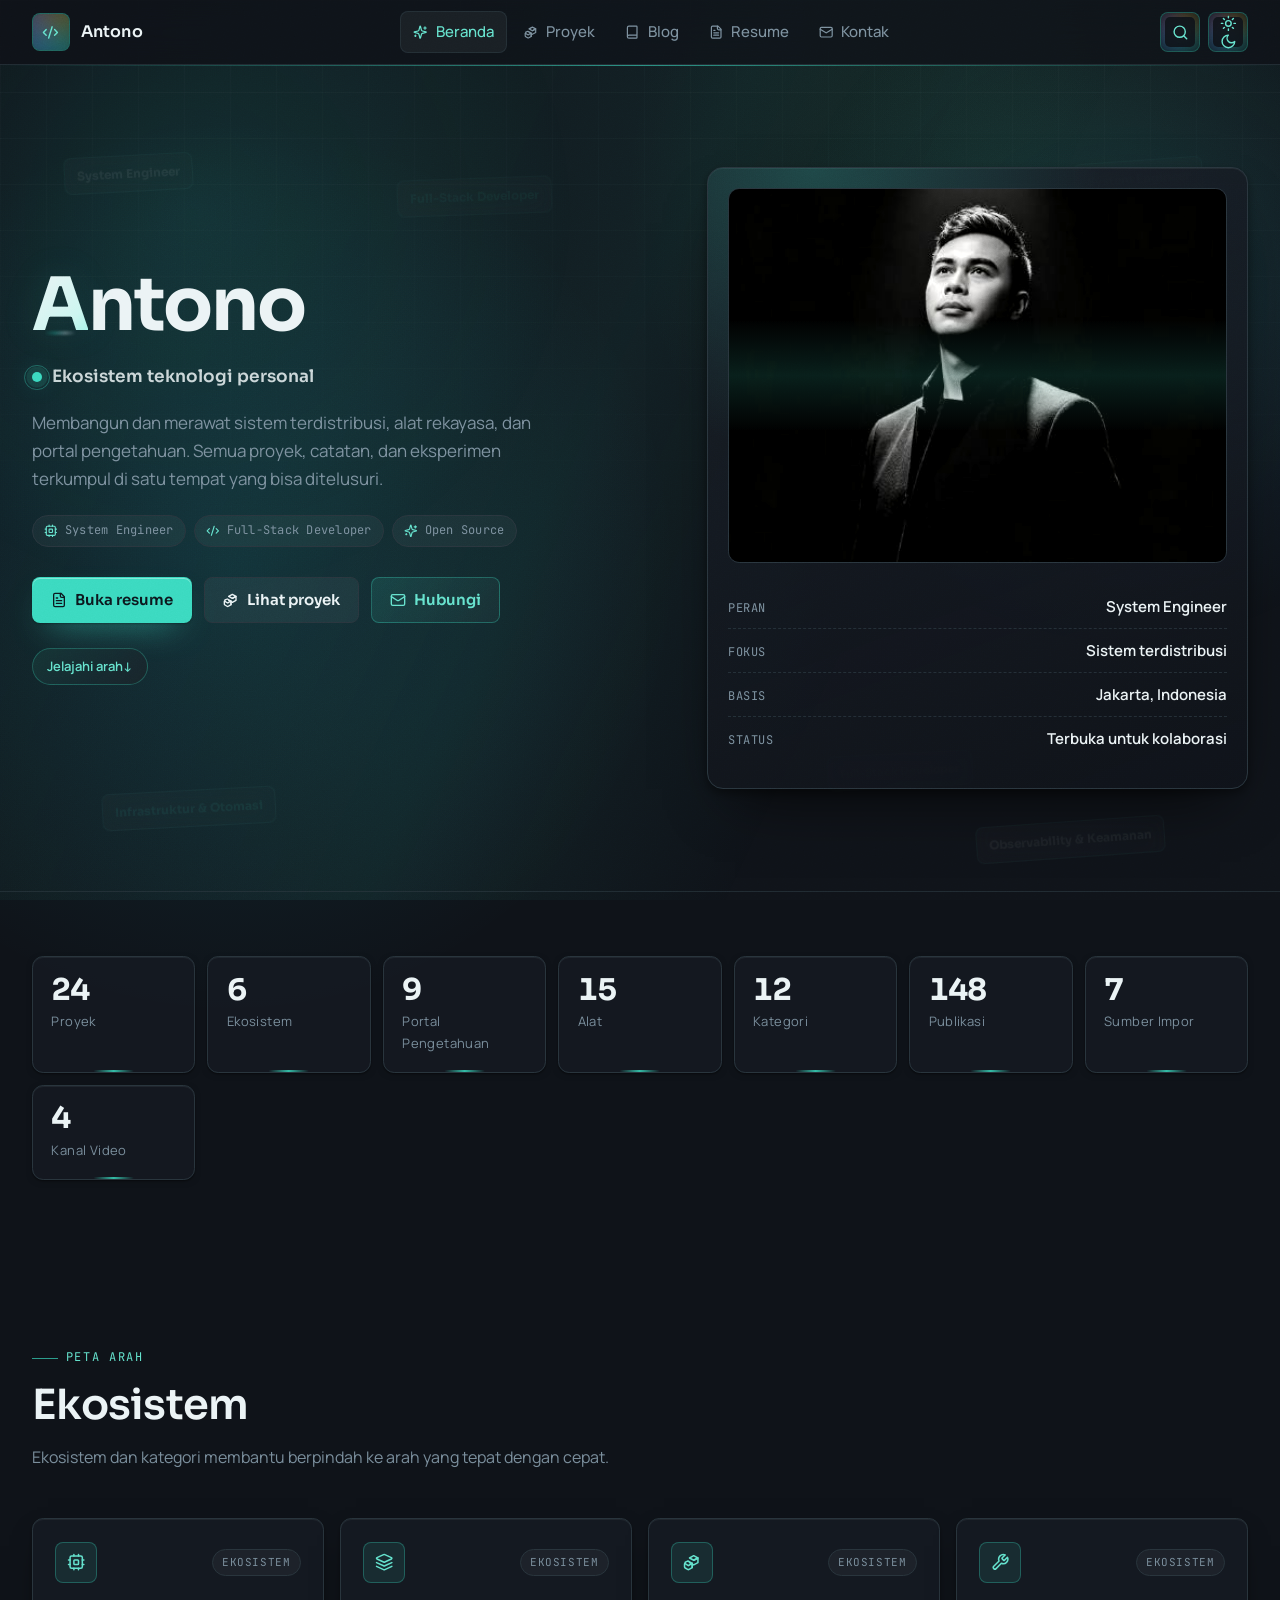
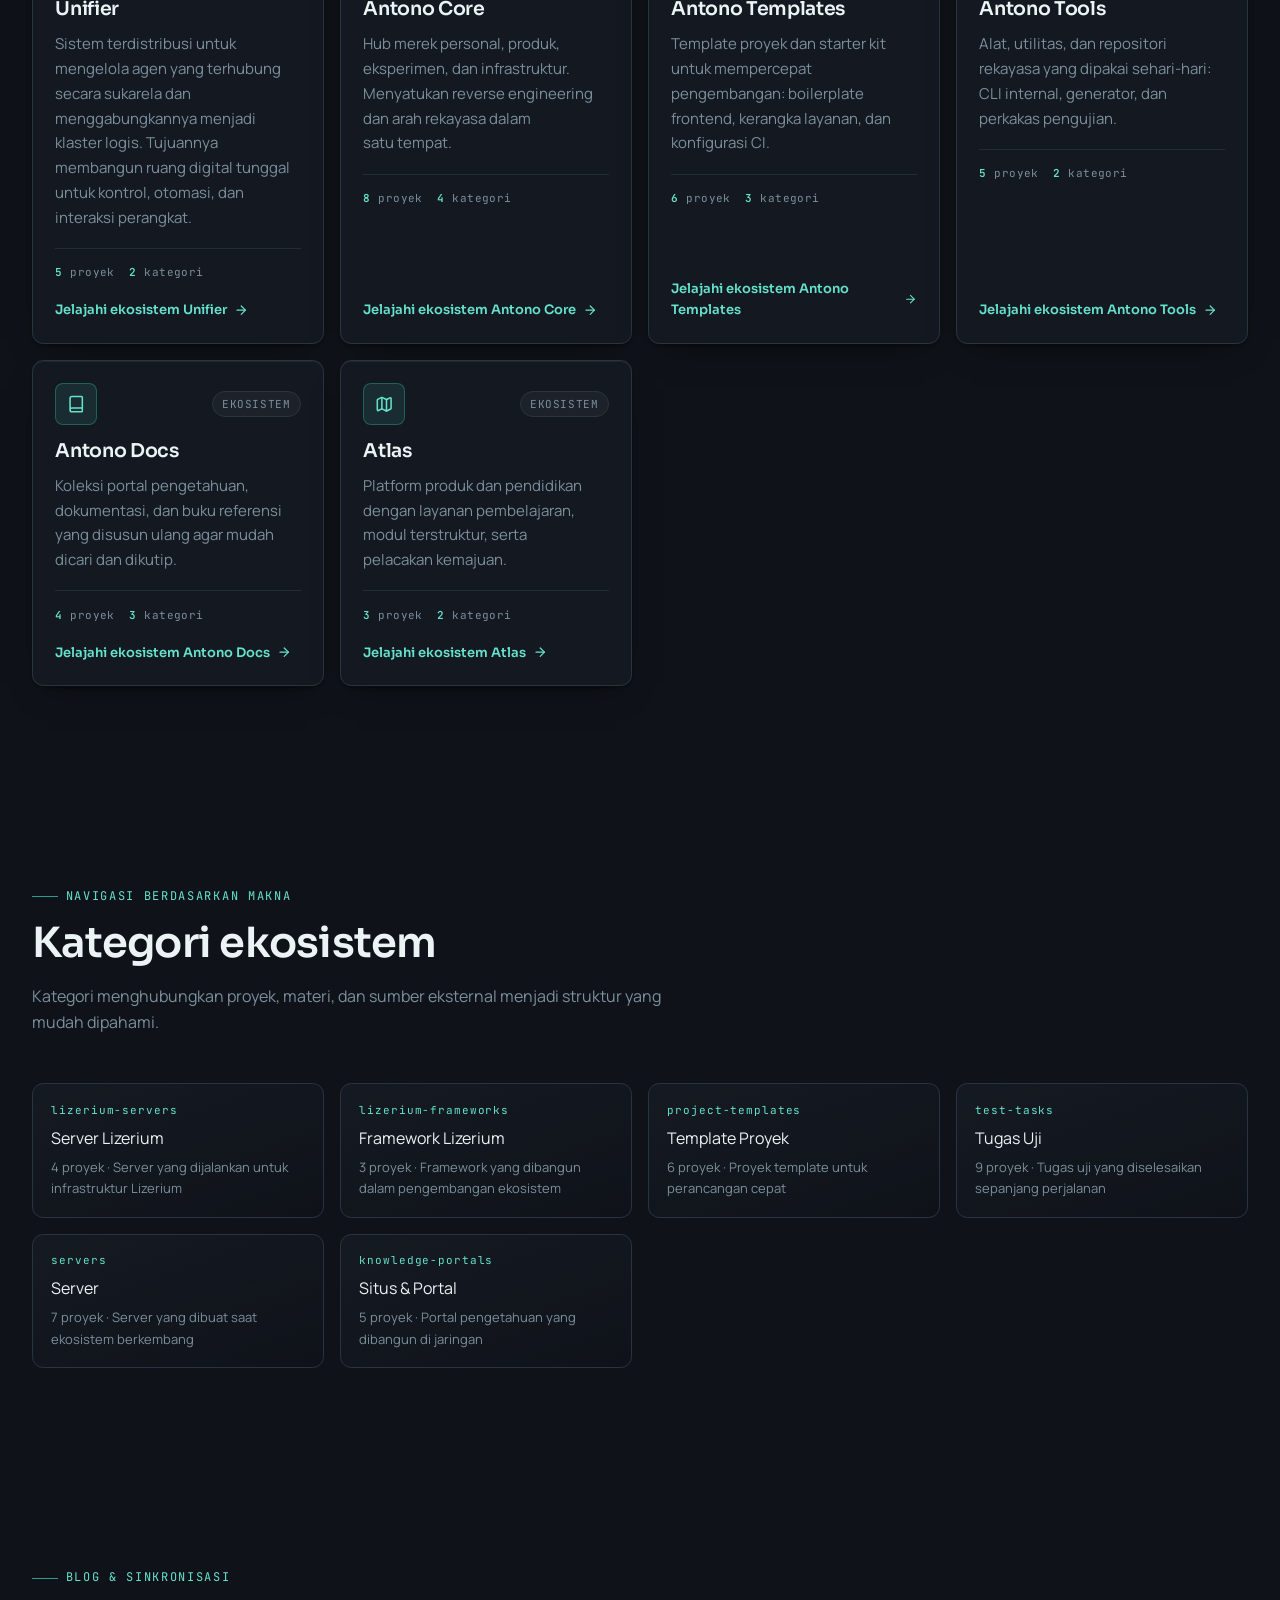
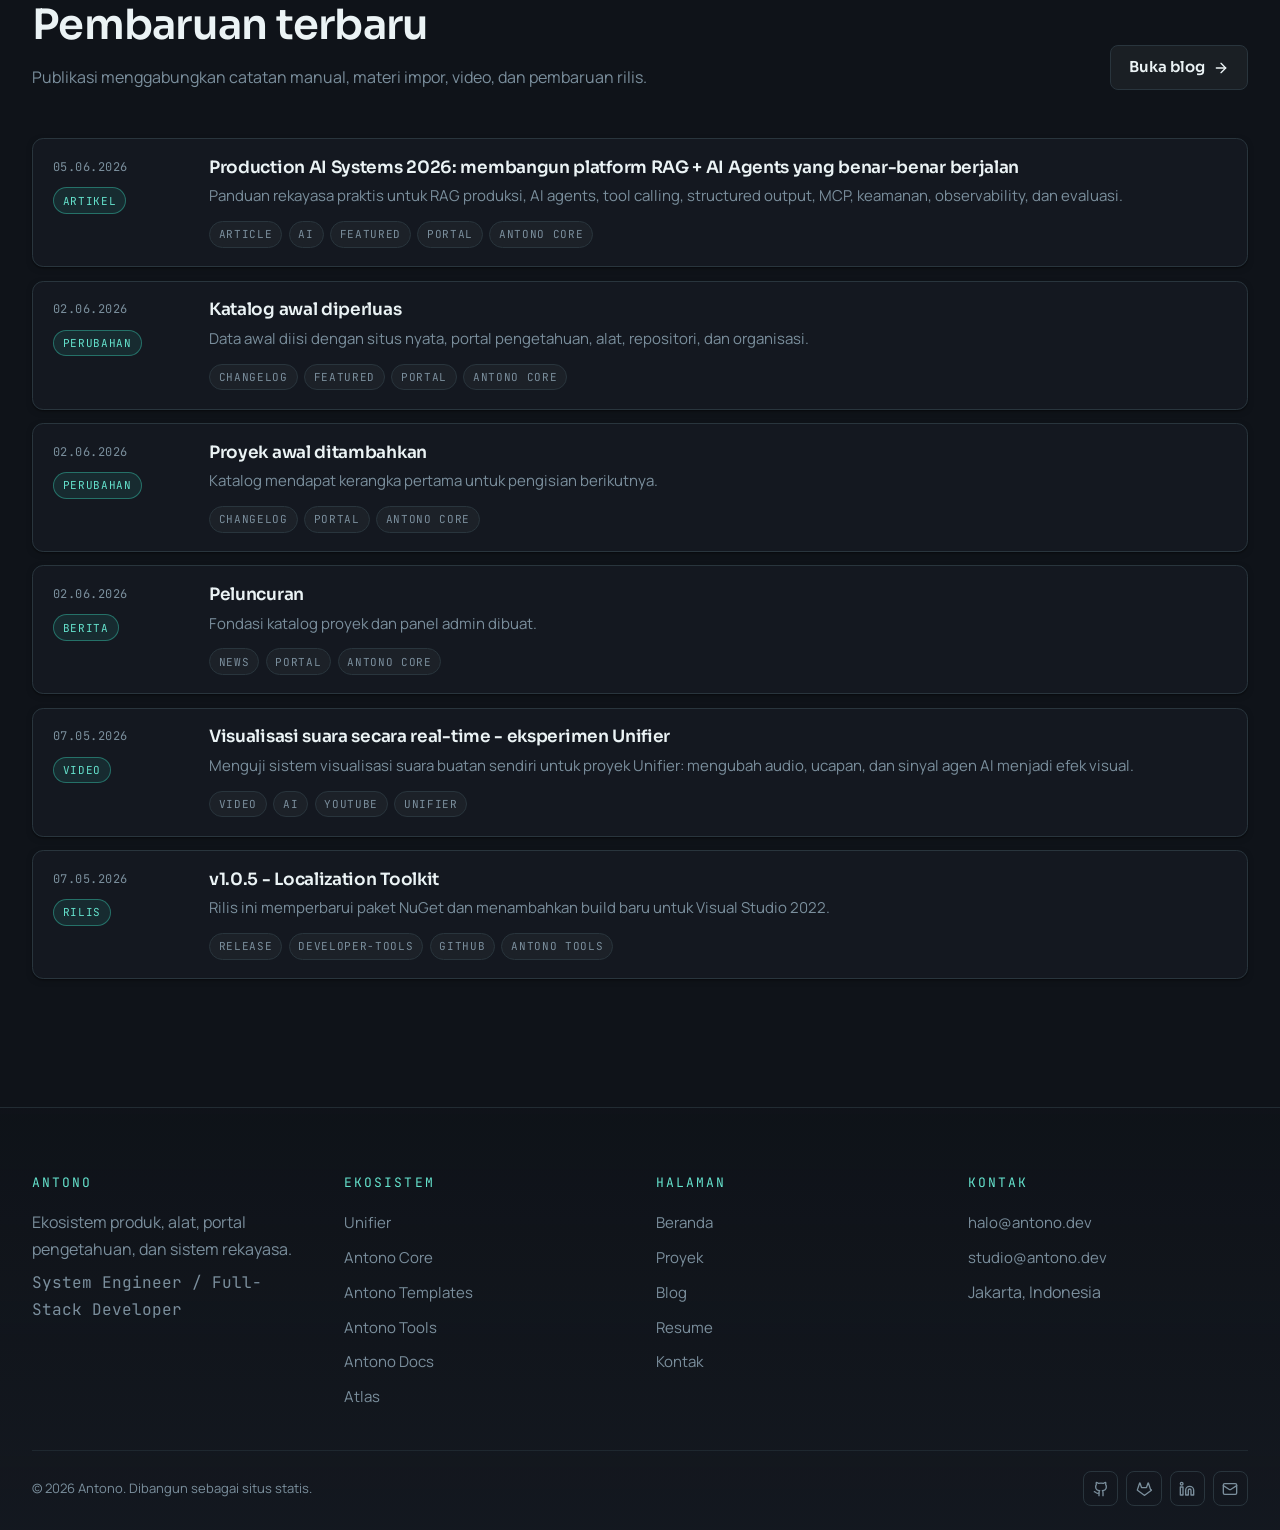
<file: index.html>
<!DOCTYPE html>
<html lang="id" data-theme="dark">
<head>
<meta charset="utf-8">
<meta name="viewport" content="width=device-width, initial-scale=1">
<title>Antono - Ekosistem teknologi personal</title>
<meta name="description" content="Ekosistem produk, alat, portal pengetahuan, dan sistem rekayasa. Proyek open source, catatan teknis, dan pengalaman rekayasa.">
<meta name="robots" content="index, follow, max-image-preview:large">
<meta name="author" content="Antono">
<meta name="theme-color" content="#0f131a">
<meta name="generator" content="Antono static builder">
<link rel="canonical" href="https://antono4.github.io/AntonoProfile/">
<link rel="icon" href="data:image/svg+xml,%3Csvg xmlns='http://www.w3.org/2000/svg' viewBox='0 0 32 32'%3E%3Crect width='32' height='32' rx='7' fill='%230b1116'/%3E%3Cpath d='M10 22V10l12 12V10' stroke='%232dd4bf' stroke-width='3' fill='none' stroke-linecap='round'/%3E%3C/svg%3E">
<link rel="apple-touch-icon" href="assets/img/apple-touch-icon.png">
<link rel="manifest" href="manifest.webmanifest">
<meta property="og:type" content="website">
<meta property="og:site_name" content="Antono">
<meta property="og:locale" content="id_ID">
<meta property="og:title" content="Antono - Ekosistem teknologi personal">
<meta property="og:description" content="Ekosistem produk, alat, portal pengetahuan, dan sistem rekayasa. Proyek open source, catatan teknis, dan pengalaman rekayasa.">
<meta property="og:url" content="https://antono4.github.io/AntonoProfile/">
<meta property="og:image" content="https://antono4.github.io/AntonoProfile/assets/img/og-cover.png">
<meta property="og:image:width" content="1200">
<meta property="og:image:height" content="630">
<meta property="og:image:alt" content="Antono - Ekosistem teknologi personal">
<meta name="twitter:card" content="summary_large_image">
<meta name="twitter:title" content="Antono - Ekosistem teknologi personal">
<meta name="twitter:description" content="Ekosistem produk, alat, portal pengetahuan, dan sistem rekayasa. Proyek open source, catatan teknis, dan pengalaman rekayasa.">
<meta name="twitter:image" content="https://antono4.github.io/AntonoProfile/assets/img/og-cover.png">
<link rel="preconnect" href="https://fonts.googleapis.com">
<link rel="preconnect" href="https://fonts.gstatic.com" crossorigin>
<link rel="stylesheet" href="https://fonts.googleapis.com/css2?family=Sora:wght@400;500;600;700&family=Manrope:wght@400;500;600;700&family=JetBrains+Mono:wght@400;500&display=swap">
<link rel="stylesheet" href="assets/css/style.css">
<script type="application/ld+json">{"@context":"https://schema.org","@graph":[{"@type":"WebSite","@id":"https://antono4.github.io/AntonoProfile/#website","url":"https://antono4.github.io/AntonoProfile/","name":"Antono","description":"Ekosistem teknologi personal","inLanguage":"id-ID","publisher":{"@id":"https://antono4.github.io/AntonoProfile/#person"}},{"@type":"Person","@id":"https://antono4.github.io/AntonoProfile/#person","name":"Antono","url":"https://antono4.github.io/AntonoProfile/","jobTitle":"System Engineer / Full-Stack Developer","image":"https://antono4.github.io/AntonoProfile/assets/img/avatar.jpg","address":{"@type":"PostalAddress","addressLocality":"Jakarta, Indonesia"},"sameAs":["https://github.com/antono4"]},{"@type":"WebPage","@id":"https://antono4.github.io/AntonoProfile/","url":"https://antono4.github.io/AntonoProfile/","name":"Antono - Ekosistem teknologi personal","description":"Ekosistem produk, alat, portal pengetahuan, dan sistem rekayasa. Proyek open source, catatan teknis, dan pengalaman rekayasa.","isPartOf":{"@id":"https://antono4.github.io/AntonoProfile/#website"},"inLanguage":"id-ID"}]}</script>
</head>
<body>
<a class="sr-only" href="#main">Lewati ke konten utama</a>
<div class="atmosphere" aria-hidden="true"></div>
<div class="grain" aria-hidden="true"></div>
<div class="page">
<header class="site-header">
  <div class="shell site-header__inner">
    <a class="brand" href="index.html">
      <span class="brand__mark"><svg viewBox="0 0 24 24" fill="none" stroke="currentColor" stroke-width="2" stroke-linecap="round" stroke-linejoin="round" aria-hidden="true"><path d="m18 16 4-4-4-4"/><path d="m6 8-4 4 4 4"/><path d="m14.5 4-5 16"/></svg></span>
      <span class="brand__name">Antono</span>
    </a>
    <nav class="nav" id="primary-nav" data-open="false" aria-label="Navigasi utama">
      <a class="nav__link" href="index.html" aria-current="page"><svg viewBox="0 0 24 24" fill="none" stroke="currentColor" stroke-width="2" stroke-linecap="round" stroke-linejoin="round" aria-hidden="true"><path d="M9.937 15.5A2 2 0 0 0 8.5 14.063l-6.135-1.582a.5.5 0 0 1 0-.962L8.5 9.936A2 2 0 0 0 9.937 8.5l1.582-6.135a.5.5 0 0 1 .963 0L14.063 8.5A2 2 0 0 0 15.5 9.937l6.135 1.581a.5.5 0 0 1 0 .964L15.5 14.063a2 2 0 0 0-1.437 1.437l-1.582 6.135a.5.5 0 0 1-.963 0Z"/><path d="M20 3v4M22 5h-4M4 17v2M5 18H3"/></svg><span>Beranda</span></a>
      <a class="nav__link" href="projects.html"><svg viewBox="0 0 24 24" fill="none" stroke="currentColor" stroke-width="2" stroke-linecap="round" stroke-linejoin="round" aria-hidden="true"><path d="M2.97 12.92A2 2 0 0 0 2 14.63v3.24a2 2 0 0 0 .97 1.71l3 1.8a2 2 0 0 0 2.06 0L12 19v-5.5l-5.5-3-3.53 1.42Z"/><path d="m7 16.5-4.74-2.85M12 13.5l-4.74 2.85M12 13.5V19"/><path d="M14 3.5 8.5 6.5 14 9.5l5.5-3L14 3.5Z"/><path d="m14 9.5 5.5-3v6l-5.5 3-5.5-3"/></svg><span>Proyek</span></a>
      <a class="nav__link" href="blog.html"><svg viewBox="0 0 24 24" fill="none" stroke="currentColor" stroke-width="2" stroke-linecap="round" stroke-linejoin="round" aria-hidden="true"><path d="M4 19.5v-15A2.5 2.5 0 0 1 6.5 2H19a1 1 0 0 1 1 1v18a1 1 0 0 1-1 1H6.5a1 1 0 0 1 0-5H20"/></svg><span>Blog</span></a>
      <a class="nav__link" href="resume.html"><svg viewBox="0 0 24 24" fill="none" stroke="currentColor" stroke-width="2" stroke-linecap="round" stroke-linejoin="round" aria-hidden="true"><path d="M15 2H6a2 2 0 0 0-2 2v16a2 2 0 0 0 2 2h12a2 2 0 0 0 2-2V7Z"/><path d="M14 2v4a2 2 0 0 0 2 2h4"/><path d="M10 9H8M16 13H8M16 17H8"/></svg><span>Resume</span></a>
      <a class="nav__link" href="contacts.html"><svg viewBox="0 0 24 24" fill="none" stroke="currentColor" stroke-width="2" stroke-linecap="round" stroke-linejoin="round" aria-hidden="true"><rect width="20" height="16" x="2" y="4" rx="2"/><path d="m22 7-8.97 5.7a1.94 1.94 0 0 1-2.06 0L2 7"/></svg><span>Kontak</span></a>
    </nav>
    <div class="header-tools">
      <button class="icon-btn" type="button" data-search-open aria-label="Buka pencarian" title="Pencarian (Ctrl+K)"><svg viewBox="0 0 24 24" fill="none" stroke="currentColor" stroke-width="2" stroke-linecap="round" stroke-linejoin="round" aria-hidden="true"><circle cx="11" cy="11" r="8"/><path d="m21 21-4.3-4.3"/></svg></button>
      <button class="icon-btn" type="button" data-theme-toggle aria-label="Aktifkan tema terang" title="Ganti tema"><svg class="theme-icon-light" viewBox="0 0 24 24" fill="none" stroke="currentColor" stroke-width="2" stroke-linecap="round" stroke-linejoin="round" aria-hidden="true"><circle cx="12" cy="12" r="4"/><path d="M12 2v2M12 20v2M4.9 4.9l1.4 1.4M17.7 17.7l1.4 1.4M2 12h2M20 12h2M6.3 17.7l-1.4 1.4M19.1 4.9l-1.4 1.4"/></svg><svg class="theme-icon-dark" viewBox="0 0 24 24" fill="none" stroke="currentColor" stroke-width="2" stroke-linecap="round" stroke-linejoin="round" aria-hidden="true"><path d="M12 3a6 6 0 0 0 9 9 9 9 0 1 1-9-9Z"/></svg></button>
      <button class="icon-btn nav-toggle" type="button" data-nav-toggle aria-label="Buka menu" aria-expanded="false" aria-controls="primary-nav"><svg viewBox="0 0 24 24" fill="none" stroke="currentColor" stroke-width="2" stroke-linecap="round" stroke-linejoin="round" aria-hidden="true"><path d="M4 6h16M4 12h16M4 18h16"/></svg></button>
    </div>
  </div>
</header>
<main id="main">
<section class="hero">
  <div class="hero__halo" aria-hidden="true"></div>
  <div class="hero__topline" aria-hidden="true"></div>
  <div class="hero__plaques" aria-hidden="true"><span class="plaque" data-plaque="1">System Engineer</span><span class="plaque" data-plaque="2">Full-Stack Developer</span><span class="plaque" data-plaque="3">System Engineer</span><span class="plaque" data-plaque="4">Full-Stack Developer</span><span class="plaque" data-plaque="5">Infrastruktur &amp; Otomasi</span><span class="plaque" data-plaque="6">Observability &amp; Keamanan</span></div>
  <div class="shell hero__grid">
    <div class="hero__copy">
      <h1 class="wordmark"><span class="wordmark__letter" aria-hidden="true">A</span><span class="sr-only">A</span><span>ntono</span></h1>
      <div class="hero__signal">
        <p class="hero__signal-title"><span class="signal-dot" aria-hidden="true"></span>Ekosistem teknologi personal</p>
      </div>
      <p class="hero__lede">Membangun dan merawat sistem terdistribusi, alat rekayasa, dan portal pengetahuan. Semua proyek, catatan, dan eksperimen terkumpul di satu tempat yang bisa ditelusuri.</p>
      <div class="hero__roles">
        <span class="role-chip"><svg viewBox="0 0 24 24" fill="none" stroke="currentColor" stroke-width="2" stroke-linecap="round" stroke-linejoin="round" aria-hidden="true"><rect width="16" height="16" x="4" y="4" rx="2"/><rect width="6" height="6" x="9" y="9" rx="1"/><path d="M15 2v2M15 20v2M2 15h2M2 9h2M20 15h2M20 9h2M9 2v2M9 20v2"/></svg>System Engineer</span>
        <span class="role-chip"><svg viewBox="0 0 24 24" fill="none" stroke="currentColor" stroke-width="2" stroke-linecap="round" stroke-linejoin="round" aria-hidden="true"><path d="m18 16 4-4-4-4"/><path d="m6 8-4 4 4 4"/><path d="m14.5 4-5 16"/></svg>Full-Stack Developer</span>
        <span class="role-chip"><svg viewBox="0 0 24 24" fill="none" stroke="currentColor" stroke-width="2" stroke-linecap="round" stroke-linejoin="round" aria-hidden="true"><path d="M9.937 15.5A2 2 0 0 0 8.5 14.063l-6.135-1.582a.5.5 0 0 1 0-.962L8.5 9.936A2 2 0 0 0 9.937 8.5l1.582-6.135a.5.5 0 0 1 .963 0L14.063 8.5A2 2 0 0 0 15.5 9.937l6.135 1.581a.5.5 0 0 1 0 .964L15.5 14.063a2 2 0 0 0-1.437 1.437l-1.582 6.135a.5.5 0 0 1-.963 0Z"/><path d="M20 3v4M22 5h-4M4 17v2M5 18H3"/></svg>Open Source</span>
      </div>
      <div class="hero__cta">
        <a class="btn btn--primary" href="resume.html"><svg viewBox="0 0 24 24" fill="none" stroke="currentColor" stroke-width="2" stroke-linecap="round" stroke-linejoin="round" aria-hidden="true"><path d="M15 2H6a2 2 0 0 0-2 2v16a2 2 0 0 0 2 2h12a2 2 0 0 0 2-2V7Z"/><path d="M14 2v4a2 2 0 0 0 2 2h4"/><path d="M10 9H8M16 13H8M16 17H8"/></svg>Buka resume</a>
        <a class="btn btn--ghost" href="projects.html"><svg viewBox="0 0 24 24" fill="none" stroke="currentColor" stroke-width="2" stroke-linecap="round" stroke-linejoin="round" aria-hidden="true"><path d="M2.97 12.92A2 2 0 0 0 2 14.63v3.24a2 2 0 0 0 .97 1.71l3 1.8a2 2 0 0 0 2.06 0L12 19v-5.5l-5.5-3-3.53 1.42Z"/><path d="m7 16.5-4.74-2.85M12 13.5l-4.74 2.85M12 13.5V19"/><path d="M14 3.5 8.5 6.5 14 9.5l5.5-3L14 3.5Z"/><path d="m14 9.5 5.5-3v6l-5.5 3-5.5-3"/></svg>Lihat proyek</a>
        <a class="btn btn--quiet" href="contacts.html"><svg viewBox="0 0 24 24" fill="none" stroke="currentColor" stroke-width="2" stroke-linecap="round" stroke-linejoin="round" aria-hidden="true"><rect width="20" height="16" x="2" y="4" rx="2"/><path d="m22 7-8.97 5.7a1.94 1.94 0 0 1-2.06 0L2 7"/></svg>Hubungi</a>
      </div>
      <a class="hero__cue" href="#ekosistem">Jelajahi arah <span aria-hidden="true">&darr;</span></a>
    </div>
    <aside class="hero__panel" data-reveal>
      <div class="portrait">
        <img class="portrait__photo" src="assets/img/avatar.jpg" width="460" height="460" alt="Foto profil Antono" loading="lazy" decoding="async">
        <span class="portrait__scan" aria-hidden="true"></span>
      </div>
      <dl class="panel-rows">
        <div class="panel-row"><dt>Peran</dt><dd>System Engineer</dd></div>
        <div class="panel-row"><dt>Fokus</dt><dd>Sistem terdistribusi</dd></div>
        <div class="panel-row"><dt>Basis</dt><dd>Jakarta, Indonesia</dd></div>
        <div class="panel-row"><dt>Status</dt><dd>Terbuka untuk kolaborasi</dd></div>
      </dl>
    </aside>
  </div>
</section>
<section class="section section--tight">
  <div class="shell"><div class="stats"><div class="stat" data-reveal><p class="stat__value"><span data-count-to="24">0</span></p><p class="stat__label">Proyek</p></div><div class="stat" data-reveal><p class="stat__value"><span data-count-to="6">0</span></p><p class="stat__label">Ekosistem</p></div><div class="stat" data-reveal><p class="stat__value"><span data-count-to="9">0</span></p><p class="stat__label">Portal Pengetahuan</p></div><div class="stat" data-reveal><p class="stat__value"><span data-count-to="15">0</span></p><p class="stat__label">Alat</p></div><div class="stat" data-reveal><p class="stat__value"><span data-count-to="12">0</span></p><p class="stat__label">Kategori</p></div><div class="stat" data-reveal><p class="stat__value"><span data-count-to="148">0</span></p><p class="stat__label">Publikasi</p></div><div class="stat" data-reveal><p class="stat__value"><span data-count-to="7">0</span></p><p class="stat__label">Sumber Impor</p></div><div class="stat" data-reveal><p class="stat__value"><span data-count-to="4">0</span></p><p class="stat__label">Kanal Video</p></div></div></div>
</section>
<section class="section" id="ekosistem">
  <div class="shell">
    <div class="section__head" data-reveal>
      <p class="eyebrow">Peta arah</p>
      <h2 class="section__title">Ekosistem</h2>
      <p class="section__lede">Ekosistem dan kategori membantu berpindah ke arah yang tepat dengan cepat.</p>
    </div>
    <div class="grid grid--3"><article class="card" data-reveal data-tags="distributed automation iot">
  <div class="card__top">
    <span class="card__icon"><svg viewBox="0 0 24 24" fill="none" stroke="currentColor" stroke-width="2" stroke-linecap="round" stroke-linejoin="round" aria-hidden="true"><rect width="16" height="16" x="4" y="4" rx="2"/><rect width="6" height="6" x="9" y="9" rx="1"/><path d="M15 2v2M15 20v2M2 15h2M2 9h2M20 15h2M20 9h2M9 2v2M9 20v2"/></svg></span>
    <span class="tag">Ekosistem</span>
  </div>
  <h3 class="card__title">Unifier</h3>
  <p class="card__text">Sistem terdistribusi untuk mengelola agen yang terhubung secara sukarela dan menggabungkannya menjadi klaster logis. Tujuannya membangun ruang digital tunggal untuk kontrol, otomasi, dan interaksi perangkat.</p>
  <div class="card__meta"><span><b>5</b> proyek</span><span><b>2</b> kategori</span></div>
  <a class="card__link" href="projects.html">Jelajahi ekosistem Unifier <svg viewBox="0 0 24 24" fill="none" stroke="currentColor" stroke-width="2" stroke-linecap="round" stroke-linejoin="round" aria-hidden="true"><path d="M5 12h14"/><path d="m12 5 7 7-7 7"/></svg></a>
</article><article class="card" data-reveal data-tags="infrastructure reverse-engineering">
  <div class="card__top">
    <span class="card__icon"><svg viewBox="0 0 24 24" fill="none" stroke="currentColor" stroke-width="2" stroke-linecap="round" stroke-linejoin="round" aria-hidden="true"><path d="m12.83 2.18a2 2 0 0 0-1.66 0L2.6 6.08a1 1 0 0 0 0 1.83l8.58 3.91a2 2 0 0 0 1.66 0l8.58-3.9a1 1 0 0 0 0-1.83Z"/><path d="m22 12.5-9.17 4.16a2 2 0 0 1-1.66 0L2 12.5"/><path d="m22 17.5-9.17 4.16a2 2 0 0 1-1.66 0L2 17.5"/></svg></span>
    <span class="tag">Ekosistem</span>
  </div>
  <h3 class="card__title">Antono Core</h3>
  <p class="card__text">Hub merek personal, produk, eksperimen, dan infrastruktur. Menyatukan reverse engineering dan arah rekayasa dalam satu tempat.</p>
  <div class="card__meta"><span><b>8</b> proyek</span><span><b>4</b> kategori</span></div>
  <a class="card__link" href="projects.html">Jelajahi ekosistem Antono Core <svg viewBox="0 0 24 24" fill="none" stroke="currentColor" stroke-width="2" stroke-linecap="round" stroke-linejoin="round" aria-hidden="true"><path d="M5 12h14"/><path d="m12 5 7 7-7 7"/></svg></a>
</article><article class="card" data-reveal data-tags="starter boilerplate ci">
  <div class="card__top">
    <span class="card__icon"><svg viewBox="0 0 24 24" fill="none" stroke="currentColor" stroke-width="2" stroke-linecap="round" stroke-linejoin="round" aria-hidden="true"><path d="M2.97 12.92A2 2 0 0 0 2 14.63v3.24a2 2 0 0 0 .97 1.71l3 1.8a2 2 0 0 0 2.06 0L12 19v-5.5l-5.5-3-3.53 1.42Z"/><path d="m7 16.5-4.74-2.85M12 13.5l-4.74 2.85M12 13.5V19"/><path d="M14 3.5 8.5 6.5 14 9.5l5.5-3L14 3.5Z"/><path d="m14 9.5 5.5-3v6l-5.5 3-5.5-3"/></svg></span>
    <span class="tag">Ekosistem</span>
  </div>
  <h3 class="card__title">Antono Templates</h3>
  <p class="card__text">Template proyek dan starter kit untuk mempercepat pengembangan: boilerplate frontend, kerangka layanan, dan konfigurasi CI.</p>
  <div class="card__meta"><span><b>6</b> proyek</span><span><b>3</b> kategori</span></div>
  <a class="card__link" href="projects.html">Jelajahi ekosistem Antono Templates <svg viewBox="0 0 24 24" fill="none" stroke="currentColor" stroke-width="2" stroke-linecap="round" stroke-linejoin="round" aria-hidden="true"><path d="M5 12h14"/><path d="m12 5 7 7-7 7"/></svg></a>
</article><article class="card" data-reveal data-tags="cli utility developer-tools">
  <div class="card__top">
    <span class="card__icon"><svg viewBox="0 0 24 24" fill="none" stroke="currentColor" stroke-width="2" stroke-linecap="round" stroke-linejoin="round" aria-hidden="true"><path d="M14.7 6.3a1 1 0 0 0 0 1.4l1.6 1.6a1 1 0 0 0 1.4 0l3.77-3.77a6 6 0 0 1-7.94 7.94l-6.91 6.91a2.12 2.12 0 0 1-3-3l6.91-6.91a6 6 0 0 1 7.94-7.94l-3.76 3.76Z"/></svg></span>
    <span class="tag">Ekosistem</span>
  </div>
  <h3 class="card__title">Antono Tools</h3>
  <p class="card__text">Alat, utilitas, dan repositori rekayasa yang dipakai sehari-hari: CLI internal, generator, dan perkakas pengujian.</p>
  <div class="card__meta"><span><b>5</b> proyek</span><span><b>2</b> kategori</span></div>
  <a class="card__link" href="projects.html">Jelajahi ekosistem Antono Tools <svg viewBox="0 0 24 24" fill="none" stroke="currentColor" stroke-width="2" stroke-linecap="round" stroke-linejoin="round" aria-hidden="true"><path d="M5 12h14"/><path d="m12 5 7 7-7 7"/></svg></a>
</article><article class="card" data-reveal data-tags="docs knowledge reference">
  <div class="card__top">
    <span class="card__icon"><svg viewBox="0 0 24 24" fill="none" stroke="currentColor" stroke-width="2" stroke-linecap="round" stroke-linejoin="round" aria-hidden="true"><path d="M4 19.5v-15A2.5 2.5 0 0 1 6.5 2H19a1 1 0 0 1 1 1v18a1 1 0 0 1-1 1H6.5a1 1 0 0 1 0-5H20"/></svg></span>
    <span class="tag">Ekosistem</span>
  </div>
  <h3 class="card__title">Antono Docs</h3>
  <p class="card__text">Koleksi portal pengetahuan, dokumentasi, dan buku referensi yang disusun ulang agar mudah dicari dan dikutip.</p>
  <div class="card__meta"><span><b>4</b> proyek</span><span><b>3</b> kategori</span></div>
  <a class="card__link" href="projects.html">Jelajahi ekosistem Antono Docs <svg viewBox="0 0 24 24" fill="none" stroke="currentColor" stroke-width="2" stroke-linecap="round" stroke-linejoin="round" aria-hidden="true"><path d="M5 12h14"/><path d="m12 5 7 7-7 7"/></svg></a>
</article><article class="card" data-reveal data-tags="product education">
  <div class="card__top">
    <span class="card__icon"><svg viewBox="0 0 24 24" fill="none" stroke="currentColor" stroke-width="2" stroke-linecap="round" stroke-linejoin="round" aria-hidden="true"><path d="M14.106 5.553a2 2 0 0 0 1.788 0l3.659-1.83A1 1 0 0 1 21 4.619v12.764a1 1 0 0 1-.553.894l-4.553 2.277a2 2 0 0 1-1.788 0l-4.212-2.106a2 2 0 0 0-1.788 0l-3.659 1.83A1 1 0 0 1 3 19.381V6.618a1 1 0 0 1 .553-.894l4.553-2.277a2 2 0 0 1 1.788 0Z"/><path d="M15 5.764v15M9 3.236v15"/></svg></span>
    <span class="tag">Ekosistem</span>
  </div>
  <h3 class="card__title">Atlas</h3>
  <p class="card__text">Platform produk dan pendidikan dengan layanan pembelajaran, modul terstruktur, serta pelacakan kemajuan.</p>
  <div class="card__meta"><span><b>3</b> proyek</span><span><b>2</b> kategori</span></div>
  <a class="card__link" href="projects.html">Jelajahi ekosistem Atlas <svg viewBox="0 0 24 24" fill="none" stroke="currentColor" stroke-width="2" stroke-linecap="round" stroke-linejoin="round" aria-hidden="true"><path d="M5 12h14"/><path d="m12 5 7 7-7 7"/></svg></a>
</article></div>
  </div>
</section>
<section class="section" id="kategori">
  <div class="shell">
    <div class="section__head" data-reveal>
      <p class="eyebrow">Navigasi berdasarkan makna</p>
      <h2 class="section__title">Kategori ekosistem</h2>
      <p class="section__lede">Kategori menghubungkan proyek, materi, dan sumber eksternal menjadi struktur yang mudah dipahami.</p>
    </div>
    <div class="grid grid--3"><a class="cat-card" href="projects.html" data-reveal>
  <span class="cat-card__key">lizerium-servers</span>
  <span class="cat-card__title">Server Lizerium</span>
  <span class="cat-card__count">4 proyek &middot; Server yang dijalankan untuk infrastruktur Lizerium</span>
</a><a class="cat-card" href="projects.html" data-reveal>
  <span class="cat-card__key">lizerium-frameworks</span>
  <span class="cat-card__title">Framework Lizerium</span>
  <span class="cat-card__count">3 proyek &middot; Framework yang dibangun dalam pengembangan ekosistem</span>
</a><a class="cat-card" href="projects.html" data-reveal>
  <span class="cat-card__key">project-templates</span>
  <span class="cat-card__title">Template Proyek</span>
  <span class="cat-card__count">6 proyek &middot; Proyek template untuk perancangan cepat</span>
</a><a class="cat-card" href="projects.html" data-reveal>
  <span class="cat-card__key">test-tasks</span>
  <span class="cat-card__title">Tugas Uji</span>
  <span class="cat-card__count">9 proyek &middot; Tugas uji yang diselesaikan sepanjang perjalanan</span>
</a><a class="cat-card" href="projects.html" data-reveal>
  <span class="cat-card__key">servers</span>
  <span class="cat-card__title">Server</span>
  <span class="cat-card__count">7 proyek &middot; Server yang dibuat saat ekosistem berkembang</span>
</a><a class="cat-card" href="projects.html" data-reveal>
  <span class="cat-card__key">knowledge-portals</span>
  <span class="cat-card__title">Situs &amp; Portal</span>
  <span class="cat-card__count">5 proyek &middot; Portal pengetahuan yang dibangun di jaringan</span>
</a></div>
  </div>
</section>
<section class="section" id="pembaruan">
  <div class="shell">
    <div class="section__head section__head--row" data-reveal>
      <div>
        <p class="eyebrow">Blog &amp; sinkronisasi</p>
        <h2 class="section__title">Pembaruan terbaru</h2>
        <p class="section__lede">Publikasi menggabungkan catatan manual, materi impor, video, dan pembaruan rilis.</p>
      </div>
      <a class="btn btn--ghost" href="blog.html">Buka blog <svg viewBox="0 0 24 24" fill="none" stroke="currentColor" stroke-width="2" stroke-linecap="round" stroke-linejoin="round" aria-hidden="true"><path d="M5 12h14"/><path d="m12 5 7 7-7 7"/></svg></a>
    </div>
    <div class="feed"><article class="feed-item" data-reveal data-tags="article ai featured">
  <div>
    <p class="feed-item__date">05.06.2026</p>
    <p class="mt-2"><span class="tag tag--accent">Artikel</span></p>
  </div>
  <div class="feed-item__body">
    <h3 class="feed-item__title">Production AI Systems 2026: membangun platform RAG + AI Agents yang benar-benar berjalan</h3>
    <p class="feed-item__text">Panduan rekayasa praktis untuk RAG produksi, AI agents, tool calling, structured output, MCP, keamanan, observability, dan evaluasi.</p>
    <div class="feed-item__tags">
      <span class="tag">article</span><span class="tag">ai</span><span class="tag">featured</span>
      <span class="tag">Portal</span>
      <span class="tag">Antono Core</span>
    </div>
  </div>
</article><article class="feed-item" data-reveal data-tags="changelog featured">
  <div>
    <p class="feed-item__date">02.06.2026</p>
    <p class="mt-2"><span class="tag tag--accent">Perubahan</span></p>
  </div>
  <div class="feed-item__body">
    <h3 class="feed-item__title">Katalog awal diperluas</h3>
    <p class="feed-item__text">Data awal diisi dengan situs nyata, portal pengetahuan, alat, repositori, dan organisasi.</p>
    <div class="feed-item__tags">
      <span class="tag">changelog</span><span class="tag">featured</span>
      <span class="tag">Portal</span>
      <span class="tag">Antono Core</span>
    </div>
  </div>
</article><article class="feed-item" data-reveal data-tags="changelog">
  <div>
    <p class="feed-item__date">02.06.2026</p>
    <p class="mt-2"><span class="tag tag--accent">Perubahan</span></p>
  </div>
  <div class="feed-item__body">
    <h3 class="feed-item__title">Proyek awal ditambahkan</h3>
    <p class="feed-item__text">Katalog mendapat kerangka pertama untuk pengisian berikutnya.</p>
    <div class="feed-item__tags">
      <span class="tag">changelog</span>
      <span class="tag">Portal</span>
      <span class="tag">Antono Core</span>
    </div>
  </div>
</article><article class="feed-item" data-reveal data-tags="news">
  <div>
    <p class="feed-item__date">02.06.2026</p>
    <p class="mt-2"><span class="tag tag--accent">Berita</span></p>
  </div>
  <div class="feed-item__body">
    <h3 class="feed-item__title">Peluncuran</h3>
    <p class="feed-item__text">Fondasi katalog proyek dan panel admin dibuat.</p>
    <div class="feed-item__tags">
      <span class="tag">news</span>
      <span class="tag">Portal</span>
      <span class="tag">Antono Core</span>
    </div>
  </div>
</article><article class="feed-item" data-reveal data-tags="video ai">
  <div>
    <p class="feed-item__date">07.05.2026</p>
    <p class="mt-2"><span class="tag tag--accent">Video</span></p>
  </div>
  <div class="feed-item__body">
    <h3 class="feed-item__title">Visualisasi suara secara real-time - eksperimen Unifier</h3>
    <p class="feed-item__text">Menguji sistem visualisasi suara buatan sendiri untuk proyek Unifier: mengubah audio, ucapan, dan sinyal agen AI menjadi efek visual.</p>
    <div class="feed-item__tags">
      <span class="tag">video</span><span class="tag">ai</span>
      <span class="tag">YouTube</span>
      <span class="tag">Unifier</span>
    </div>
  </div>
</article><article class="feed-item" data-reveal data-tags="release developer-tools">
  <div>
    <p class="feed-item__date">07.05.2026</p>
    <p class="mt-2"><span class="tag tag--accent">Rilis</span></p>
  </div>
  <div class="feed-item__body">
    <h3 class="feed-item__title">v1.0.5 - Localization Toolkit</h3>
    <p class="feed-item__text">Rilis ini memperbarui paket NuGet dan menambahkan build baru untuk Visual Studio 2022.</p>
    <div class="feed-item__tags">
      <span class="tag">release</span><span class="tag">developer-tools</span>
      <span class="tag">GitHub</span>
      <span class="tag">Antono Tools</span>
    </div>
  </div>
</article></div>
  </div>
</section>
</main>
<div class="dialog" data-search-dialog data-open="false" data-index="[{&quot;title&quot;: &quot;Unifier&quot;, &quot;kind&quot;: &quot;Proyek&quot;, &quot;href&quot;: &quot;projects.html&quot;}, {&quot;title&quot;: &quot;Atlas Learning&quot;, &quot;kind&quot;: &quot;Proyek&quot;, &quot;href&quot;: &quot;projects.html&quot;}, {&quot;title&quot;: &quot;Localization Toolkit&quot;, &quot;kind&quot;: &quot;Proyek&quot;, &quot;href&quot;: &quot;projects.html&quot;}, {&quot;title&quot;: &quot;Knowledge Atlas&quot;, &quot;kind&quot;: &quot;Proyek&quot;, &quot;href&quot;: &quot;projects.html&quot;}, {&quot;title&quot;: &quot;Starter Forge&quot;, &quot;kind&quot;: &quot;Proyek&quot;, &quot;href&quot;: &quot;projects.html&quot;}, {&quot;title&quot;: &quot;Telemetry Bridge&quot;, &quot;kind&quot;: &quot;Proyek&quot;, &quot;href&quot;: &quot;projects.html&quot;}, {&quot;title&quot;: &quot;Vault Audit&quot;, &quot;kind&quot;: &quot;Proyek&quot;, &quot;href&quot;: &quot;projects.html&quot;}, {&quot;title&quot;: &quot;Atlas Bridge&quot;, &quot;kind&quot;: &quot;Proyek&quot;, &quot;href&quot;: &quot;projects.html&quot;}, {&quot;title&quot;: &quot;Production AI Systems 2026: membangun platform RAG + AI Agents yang benar-benar berjalan&quot;, &quot;kind&quot;: &quot;Artikel&quot;, &quot;href&quot;: &quot;blog.html&quot;}, {&quot;title&quot;: &quot;Katalog awal diperluas&quot;, &quot;kind&quot;: &quot;Perubahan&quot;, &quot;href&quot;: &quot;blog.html&quot;}, {&quot;title&quot;: &quot;Proyek awal ditambahkan&quot;, &quot;kind&quot;: &quot;Perubahan&quot;, &quot;href&quot;: &quot;blog.html&quot;}, {&quot;title&quot;: &quot;Peluncuran&quot;, &quot;kind&quot;: &quot;Berita&quot;, &quot;href&quot;: &quot;blog.html&quot;}, {&quot;title&quot;: &quot;Visualisasi suara secara real-time - eksperimen Unifier&quot;, &quot;kind&quot;: &quot;Video&quot;, &quot;href&quot;: &quot;blog.html&quot;}, {&quot;title&quot;: &quot;v1.0.5 - Localization Toolkit&quot;, &quot;kind&quot;: &quot;Rilis&quot;, &quot;href&quot;: &quot;blog.html&quot;}, {&quot;title&quot;: &quot;v1.0.4 - Localization Toolkit&quot;, &quot;kind&quot;: &quot;Rilis&quot;, &quot;href&quot;: &quot;blog.html&quot;}, {&quot;title&quot;: &quot;v1.0.3 - Localization Toolkit&quot;, &quot;kind&quot;: &quot;Rilis&quot;, &quot;href&quot;: &quot;blog.html&quot;}, {&quot;title&quot;: &quot;Mendesain pipeline telemetri yang tahan gangguan&quot;, &quot;kind&quot;: &quot;Catatan&quot;, &quot;href&quot;: &quot;blog.html&quot;}, {&quot;title&quot;: &quot;Unifier&quot;, &quot;kind&quot;: &quot;Ekosistem&quot;, &quot;href&quot;: &quot;index.html#ekosistem&quot;}, {&quot;title&quot;: &quot;Antono Core&quot;, &quot;kind&quot;: &quot;Ekosistem&quot;, &quot;href&quot;: &quot;index.html#ekosistem&quot;}, {&quot;title&quot;: &quot;Antono Templates&quot;, &quot;kind&quot;: &quot;Ekosistem&quot;, &quot;href&quot;: &quot;index.html#ekosistem&quot;}, {&quot;title&quot;: &quot;Antono Tools&quot;, &quot;kind&quot;: &quot;Ekosistem&quot;, &quot;href&quot;: &quot;index.html#ekosistem&quot;}, {&quot;title&quot;: &quot;Antono Docs&quot;, &quot;kind&quot;: &quot;Ekosistem&quot;, &quot;href&quot;: &quot;index.html#ekosistem&quot;}, {&quot;title&quot;: &quot;Atlas&quot;, &quot;kind&quot;: &quot;Ekosistem&quot;, &quot;href&quot;: &quot;index.html#ekosistem&quot;}, {&quot;title&quot;: &quot;Server Lizerium&quot;, &quot;kind&quot;: &quot;Kategori&quot;, &quot;href&quot;: &quot;projects.html&quot;}, {&quot;title&quot;: &quot;Framework Lizerium&quot;, &quot;kind&quot;: &quot;Kategori&quot;, &quot;href&quot;: &quot;projects.html&quot;}, {&quot;title&quot;: &quot;Template Proyek&quot;, &quot;kind&quot;: &quot;Kategori&quot;, &quot;href&quot;: &quot;projects.html&quot;}, {&quot;title&quot;: &quot;Tugas Uji&quot;, &quot;kind&quot;: &quot;Kategori&quot;, &quot;href&quot;: &quot;projects.html&quot;}, {&quot;title&quot;: &quot;Server&quot;, &quot;kind&quot;: &quot;Kategori&quot;, &quot;href&quot;: &quot;projects.html&quot;}, {&quot;title&quot;: &quot;Situs &amp; Portal&quot;, &quot;kind&quot;: &quot;Kategori&quot;, &quot;href&quot;: &quot;projects.html&quot;}, {&quot;title&quot;: &quot;Resume &amp; Pengalaman&quot;, &quot;kind&quot;: &quot;Halaman&quot;, &quot;href&quot;: &quot;resume.html&quot;}, {&quot;title&quot;: &quot;Kontak&quot;, &quot;kind&quot;: &quot;Halaman&quot;, &quot;href&quot;: &quot;contacts.html&quot;}]" role="dialog" aria-modal="true" aria-label="Pencarian situs">
  <div class="dialog__panel">
    <div class="dialog__input-row">
      <svg viewBox="0 0 24 24" fill="none" stroke="currentColor" stroke-width="2" stroke-linecap="round" stroke-linejoin="round" aria-hidden="true"><circle cx="11" cy="11" r="8"/><path d="m21 21-4.3-4.3"/></svg>
      <input type="search" data-search-input placeholder="Cari proyek, catatan, ekosistem..." aria-label="Kata kunci pencarian">
      <kbd class="tag">ESC</kbd>
    </div>
    <div class="dialog__results" data-search-results></div>
  </div>
</div>
<footer class="site-footer">
  <div class="shell">
    <div class="footer__grid">
      <div>
        <p class="footer__title">Antono</p>
        <p class="muted mt-4">Ekosistem produk, alat, portal pengetahuan, dan sistem rekayasa.</p>
        <p class="muted mono mt-2">System Engineer / Full-Stack Developer</p>
      </div>
      <div>
        <p class="footer__title">Ekosistem</p>
        <ul class="footer__list">
          <li><a href="projects.html">Unifier</a></li>
<li><a href="projects.html">Antono Core</a></li>
<li><a href="projects.html">Antono Templates</a></li>
<li><a href="projects.html">Antono Tools</a></li>
<li><a href="projects.html">Antono Docs</a></li>
<li><a href="projects.html">Atlas</a></li>
        </ul>
      </div>
      <div>
        <p class="footer__title">Halaman</p>
        <ul class="footer__list">
          <li><a href="index.html">Beranda</a></li>
<li><a href="projects.html">Proyek</a></li>
<li><a href="blog.html">Blog</a></li>
<li><a href="resume.html">Resume</a></li>
<li><a href="contacts.html">Kontak</a></li>
        </ul>
      </div>
      <div>
        <p class="footer__title">Kontak</p>
        <ul class="footer__list">
          <li><a href="mailto:halo@antono.dev">halo@antono.dev</a></li>
          <li><a href="mailto:studio@antono.dev">studio@antono.dev</a></li>
          <li><span class="muted">Jakarta, Indonesia</span></li>
        </ul>
      </div>
    </div>
    <div class="footer__bottom">
      <p>&copy; 2026 Antono. Dibangun sebagai situs statis.</p>
      <div class="socials">
        <a href="https://github.com" aria-label="GitHub" rel="noopener noreferrer" target="_blank"><svg viewBox="0 0 24 24" fill="none" stroke="currentColor" stroke-width="2" stroke-linecap="round" stroke-linejoin="round" aria-hidden="true"><path d="M15 22v-4a4.8 4.8 0 0 0-1-3.5c3 0 6-2 6-5.5.08-1.25-.27-2.48-1-3.5.28-1.15.28-2.35 0-3.5 0 0-1 0-3 1.5-2.64-.5-5.36-.5-8 0C6 2 5 2 5 2c-.3 1.15-.3 2.35 0 3.5A5.4 5.4 0 0 0 4 9c0 3.5 3 5.5 6 5.5-.39.49-.68 1.05-.85 1.65-.17.6-.22 1.23-.15 1.85v4"/><path d="M9 18c-4.51 2-5-2-7-2"/></svg></a>
<a href="https://gitlab.com" aria-label="GitLab" rel="noopener noreferrer" target="_blank"><svg viewBox="0 0 24 24" fill="none" stroke="currentColor" stroke-width="2" stroke-linecap="round" stroke-linejoin="round" aria-hidden="true"><path d="m22 13.29-3.33-10a.42.42 0 0 0-.14-.18.38.38 0 0 0-.22-.11.39.39 0 0 0-.23.07.42.42 0 0 0-.14.18l-2.26 6.67H8.32L6.1 3.26a.42.42 0 0 0-.14-.18.38.38 0 0 0-.23-.07.39.39 0 0 0-.22.11.42.42 0 0 0-.14.18l-3.33 10a.47.47 0 0 0 .18.55l10.2 7.4a.47.47 0 0 0 .56 0l10.2-7.4a.47.47 0 0 0 .18-.55Z"/></svg></a>
<a href="https://www.linkedin.com" aria-label="LinkedIn" rel="noopener noreferrer" target="_blank"><svg viewBox="0 0 24 24" fill="none" stroke="currentColor" stroke-width="2" stroke-linecap="round" stroke-linejoin="round" aria-hidden="true"><path d="M16 8a6 6 0 0 1 6 6v7h-4v-7a2 2 0 0 0-4 0v7h-4v-7a6 6 0 0 1 6-6Z"/><rect width="4" height="12" x="2" y="9"/><circle cx="4" cy="4" r="2"/></svg></a>
<a href="mailto:halo@antono.dev" aria-label="Email" rel="noopener noreferrer" target="_blank"><svg viewBox="0 0 24 24" fill="none" stroke="currentColor" stroke-width="2" stroke-linecap="round" stroke-linejoin="round" aria-hidden="true"><rect width="20" height="16" x="2" y="4" rx="2"/><path d="m22 7-8.97 5.7a1.94 1.94 0 0 1-2.06 0L2 7"/></svg></a>
      </div>
    </div>
  </div>
</footer>
</div>
<script src="assets/js/main.js" defer></script>
</body>
</html>
</file>
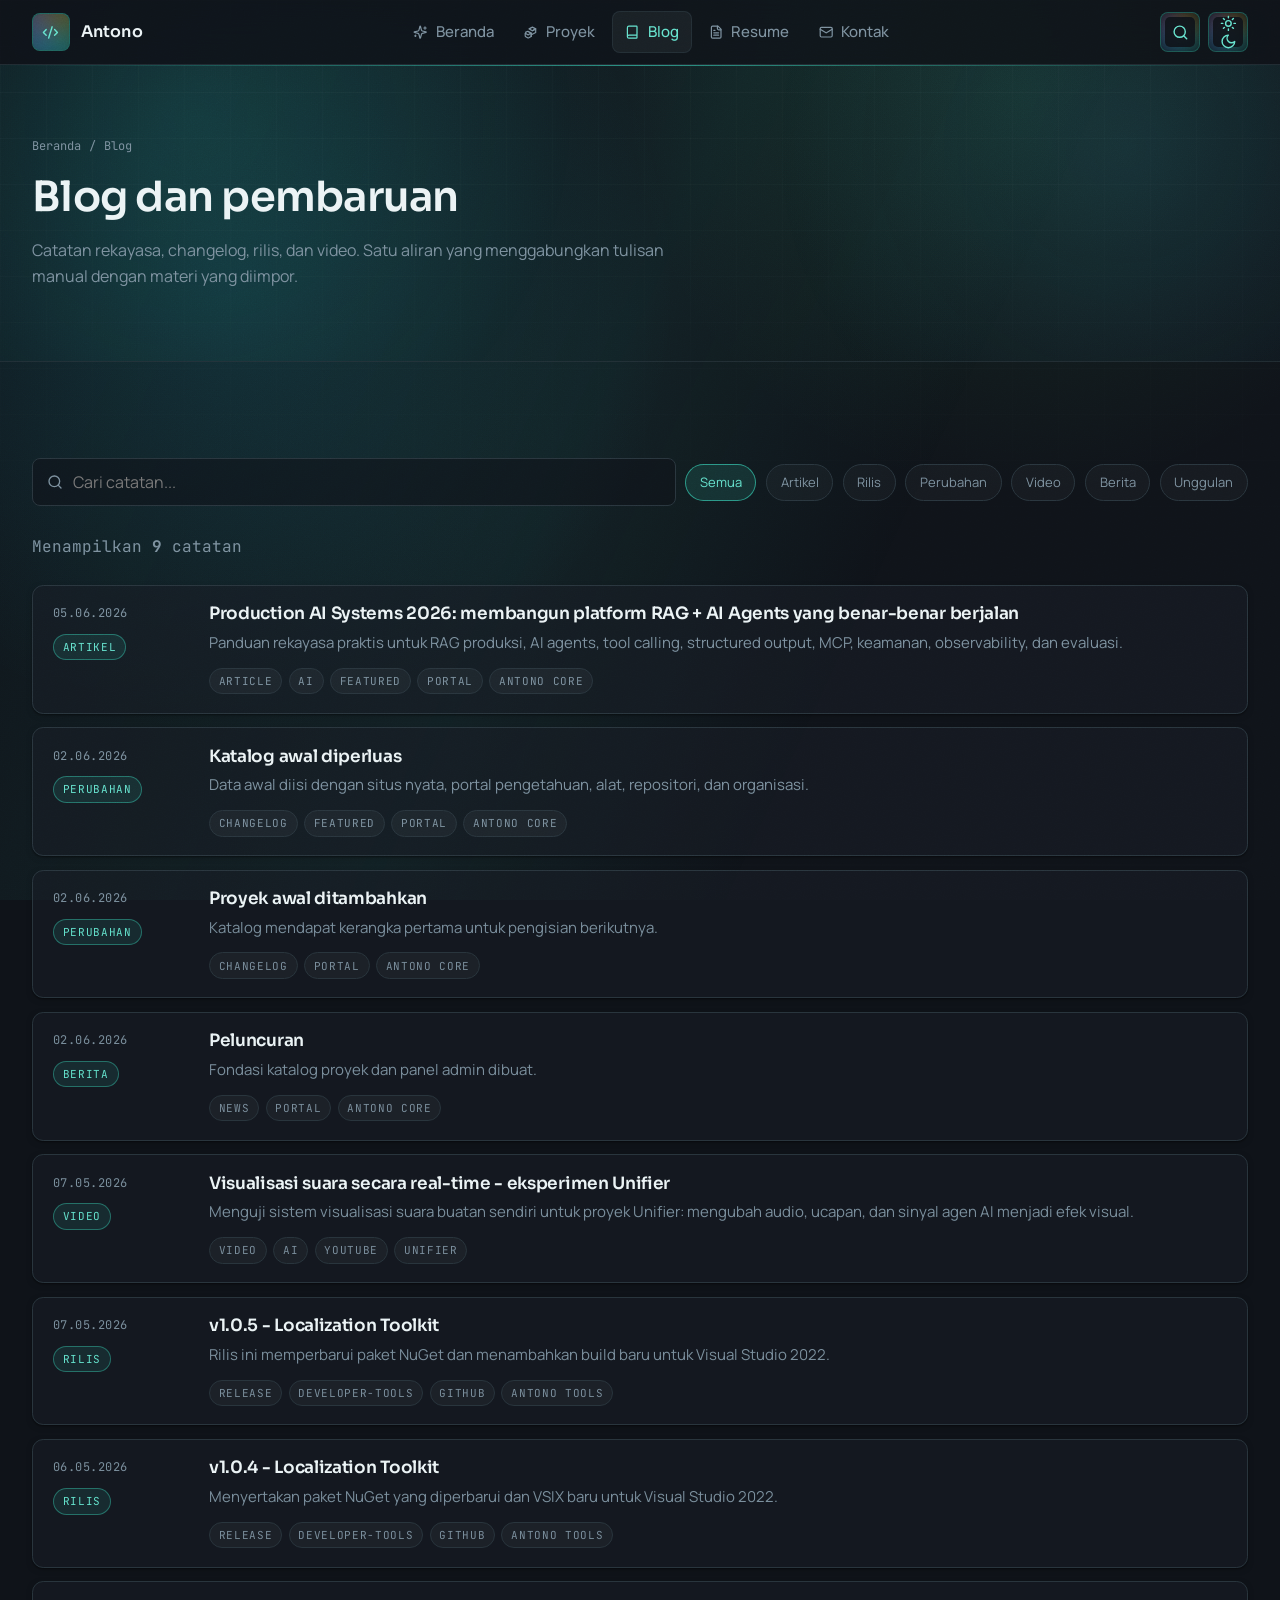
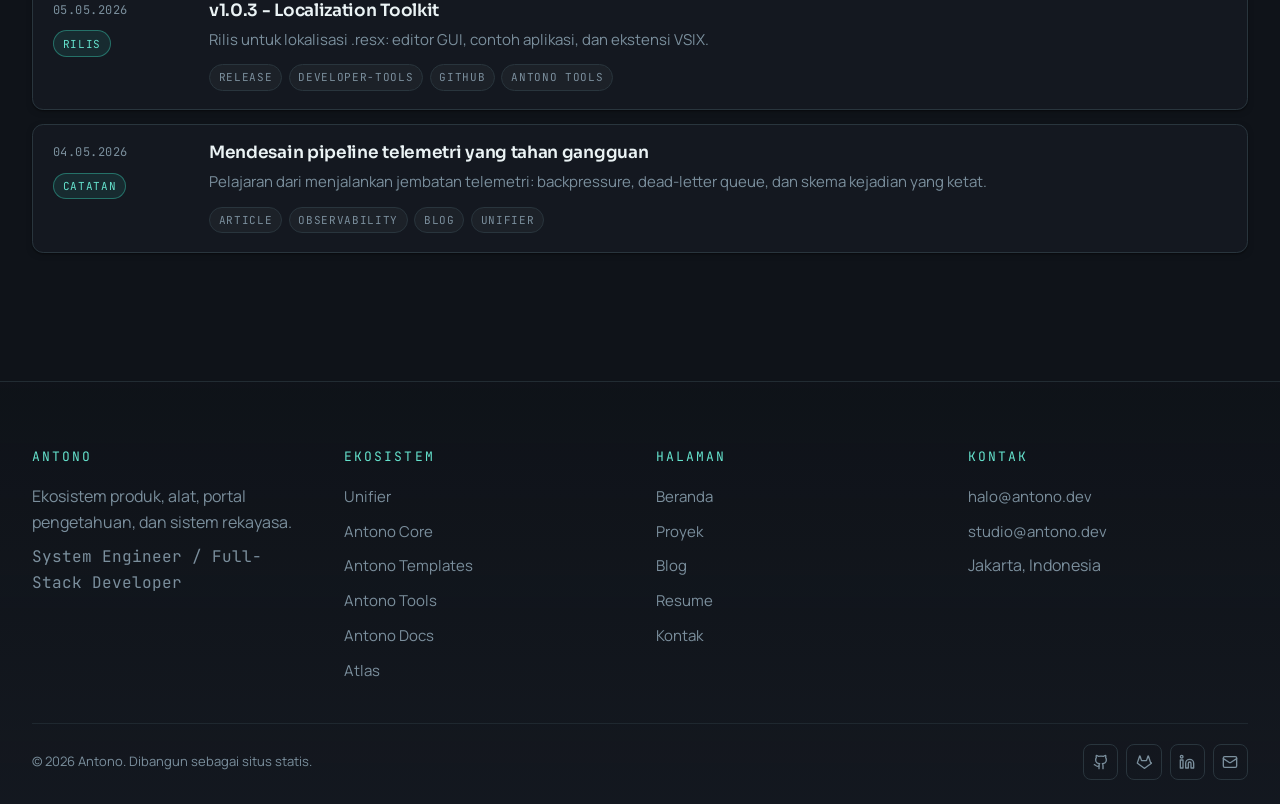
<file: blog.html>
<!DOCTYPE html>
<html lang="id" data-theme="dark">
<head>
<meta charset="utf-8">
<meta name="viewport" content="width=device-width, initial-scale=1">
<title>Blog dan pembaruan - Antono</title>
<meta name="description" content="Catatan teknis, pembaruan rilis, video, dan changelog dari seluruh ekosistem.">
<meta name="robots" content="index, follow, max-image-preview:large">
<meta name="author" content="Antono">
<meta name="theme-color" content="#0f131a">
<meta name="generator" content="Antono static builder">
<link rel="canonical" href="https://antono4.github.io/AntonoProfile/blog.html">
<link rel="icon" href="data:image/svg+xml,%3Csvg xmlns='http://www.w3.org/2000/svg' viewBox='0 0 32 32'%3E%3Crect width='32' height='32' rx='7' fill='%230b1116'/%3E%3Cpath d='M10 22V10l12 12V10' stroke='%232dd4bf' stroke-width='3' fill='none' stroke-linecap='round'/%3E%3C/svg%3E">
<link rel="apple-touch-icon" href="assets/img/apple-touch-icon.png">
<link rel="manifest" href="manifest.webmanifest">
<meta property="og:type" content="website">
<meta property="og:site_name" content="Antono">
<meta property="og:locale" content="id_ID">
<meta property="og:title" content="Blog dan pembaruan - Antono">
<meta property="og:description" content="Catatan teknis, pembaruan rilis, video, dan changelog dari seluruh ekosistem.">
<meta property="og:url" content="https://antono4.github.io/AntonoProfile/blog.html">
<meta property="og:image" content="https://antono4.github.io/AntonoProfile/assets/img/og-cover.png">
<meta property="og:image:width" content="1200">
<meta property="og:image:height" content="630">
<meta property="og:image:alt" content="Antono - Ekosistem teknologi personal">
<meta name="twitter:card" content="summary_large_image">
<meta name="twitter:title" content="Blog dan pembaruan - Antono">
<meta name="twitter:description" content="Catatan teknis, pembaruan rilis, video, dan changelog dari seluruh ekosistem.">
<meta name="twitter:image" content="https://antono4.github.io/AntonoProfile/assets/img/og-cover.png">
<link rel="preconnect" href="https://fonts.googleapis.com">
<link rel="preconnect" href="https://fonts.gstatic.com" crossorigin>
<link rel="stylesheet" href="https://fonts.googleapis.com/css2?family=Sora:wght@400;500;600;700&family=Manrope:wght@400;500;600;700&family=JetBrains+Mono:wght@400;500&display=swap">
<link rel="stylesheet" href="assets/css/style.css">
<script type="application/ld+json">{"@context":"https://schema.org","@graph":[{"@type":"WebSite","@id":"https://antono4.github.io/AntonoProfile/#website","url":"https://antono4.github.io/AntonoProfile/","name":"Antono","description":"Ekosistem teknologi personal","inLanguage":"id-ID","publisher":{"@id":"https://antono4.github.io/AntonoProfile/#person"}},{"@type":"Person","@id":"https://antono4.github.io/AntonoProfile/#person","name":"Antono","url":"https://antono4.github.io/AntonoProfile/","jobTitle":"System Engineer / Full-Stack Developer","image":"https://antono4.github.io/AntonoProfile/assets/img/avatar.jpg","address":{"@type":"PostalAddress","addressLocality":"Jakarta, Indonesia"},"sameAs":["https://github.com/antono4"]},{"@type":"WebPage","@id":"https://antono4.github.io/AntonoProfile/blog.html","url":"https://antono4.github.io/AntonoProfile/blog.html","name":"Blog dan pembaruan - Antono","description":"Catatan teknis, pembaruan rilis, video, dan changelog dari seluruh ekosistem.","isPartOf":{"@id":"https://antono4.github.io/AntonoProfile/#website"},"inLanguage":"id-ID"}]}</script>
</head>
<body>
<a class="sr-only" href="#main">Lewati ke konten utama</a>
<div class="atmosphere" aria-hidden="true"></div>
<div class="grain" aria-hidden="true"></div>
<div class="page">
<header class="site-header">
  <div class="shell site-header__inner">
    <a class="brand" href="index.html">
      <span class="brand__mark"><svg viewBox="0 0 24 24" fill="none" stroke="currentColor" stroke-width="2" stroke-linecap="round" stroke-linejoin="round" aria-hidden="true"><path d="m18 16 4-4-4-4"/><path d="m6 8-4 4 4 4"/><path d="m14.5 4-5 16"/></svg></span>
      <span class="brand__name">Antono</span>
    </a>
    <nav class="nav" id="primary-nav" data-open="false" aria-label="Navigasi utama">
      <a class="nav__link" href="index.html"><svg viewBox="0 0 24 24" fill="none" stroke="currentColor" stroke-width="2" stroke-linecap="round" stroke-linejoin="round" aria-hidden="true"><path d="M9.937 15.5A2 2 0 0 0 8.5 14.063l-6.135-1.582a.5.5 0 0 1 0-.962L8.5 9.936A2 2 0 0 0 9.937 8.5l1.582-6.135a.5.5 0 0 1 .963 0L14.063 8.5A2 2 0 0 0 15.5 9.937l6.135 1.581a.5.5 0 0 1 0 .964L15.5 14.063a2 2 0 0 0-1.437 1.437l-1.582 6.135a.5.5 0 0 1-.963 0Z"/><path d="M20 3v4M22 5h-4M4 17v2M5 18H3"/></svg><span>Beranda</span></a>
      <a class="nav__link" href="projects.html"><svg viewBox="0 0 24 24" fill="none" stroke="currentColor" stroke-width="2" stroke-linecap="round" stroke-linejoin="round" aria-hidden="true"><path d="M2.97 12.92A2 2 0 0 0 2 14.63v3.24a2 2 0 0 0 .97 1.71l3 1.8a2 2 0 0 0 2.06 0L12 19v-5.5l-5.5-3-3.53 1.42Z"/><path d="m7 16.5-4.74-2.85M12 13.5l-4.74 2.85M12 13.5V19"/><path d="M14 3.5 8.5 6.5 14 9.5l5.5-3L14 3.5Z"/><path d="m14 9.5 5.5-3v6l-5.5 3-5.5-3"/></svg><span>Proyek</span></a>
      <a class="nav__link" href="blog.html" aria-current="page"><svg viewBox="0 0 24 24" fill="none" stroke="currentColor" stroke-width="2" stroke-linecap="round" stroke-linejoin="round" aria-hidden="true"><path d="M4 19.5v-15A2.5 2.5 0 0 1 6.5 2H19a1 1 0 0 1 1 1v18a1 1 0 0 1-1 1H6.5a1 1 0 0 1 0-5H20"/></svg><span>Blog</span></a>
      <a class="nav__link" href="resume.html"><svg viewBox="0 0 24 24" fill="none" stroke="currentColor" stroke-width="2" stroke-linecap="round" stroke-linejoin="round" aria-hidden="true"><path d="M15 2H6a2 2 0 0 0-2 2v16a2 2 0 0 0 2 2h12a2 2 0 0 0 2-2V7Z"/><path d="M14 2v4a2 2 0 0 0 2 2h4"/><path d="M10 9H8M16 13H8M16 17H8"/></svg><span>Resume</span></a>
      <a class="nav__link" href="contacts.html"><svg viewBox="0 0 24 24" fill="none" stroke="currentColor" stroke-width="2" stroke-linecap="round" stroke-linejoin="round" aria-hidden="true"><rect width="20" height="16" x="2" y="4" rx="2"/><path d="m22 7-8.97 5.7a1.94 1.94 0 0 1-2.06 0L2 7"/></svg><span>Kontak</span></a>
    </nav>
    <div class="header-tools">
      <button class="icon-btn" type="button" data-search-open aria-label="Buka pencarian" title="Pencarian (Ctrl+K)"><svg viewBox="0 0 24 24" fill="none" stroke="currentColor" stroke-width="2" stroke-linecap="round" stroke-linejoin="round" aria-hidden="true"><circle cx="11" cy="11" r="8"/><path d="m21 21-4.3-4.3"/></svg></button>
      <button class="icon-btn" type="button" data-theme-toggle aria-label="Aktifkan tema terang" title="Ganti tema"><svg class="theme-icon-light" viewBox="0 0 24 24" fill="none" stroke="currentColor" stroke-width="2" stroke-linecap="round" stroke-linejoin="round" aria-hidden="true"><circle cx="12" cy="12" r="4"/><path d="M12 2v2M12 20v2M4.9 4.9l1.4 1.4M17.7 17.7l1.4 1.4M2 12h2M20 12h2M6.3 17.7l-1.4 1.4M19.1 4.9l-1.4 1.4"/></svg><svg class="theme-icon-dark" viewBox="0 0 24 24" fill="none" stroke="currentColor" stroke-width="2" stroke-linecap="round" stroke-linejoin="round" aria-hidden="true"><path d="M12 3a6 6 0 0 0 9 9 9 9 0 1 1-9-9Z"/></svg></button>
      <button class="icon-btn nav-toggle" type="button" data-nav-toggle aria-label="Buka menu" aria-expanded="false" aria-controls="primary-nav"><svg viewBox="0 0 24 24" fill="none" stroke="currentColor" stroke-width="2" stroke-linecap="round" stroke-linejoin="round" aria-hidden="true"><path d="M4 6h16M4 12h16M4 18h16"/></svg></button>
    </div>
  </div>
</header>
<section class="page-hero">
  <div class="hero__halo" aria-hidden="true"></div>
  <div class="hero__topline" aria-hidden="true"></div>
  <div class="shell page-hero__inner">
    <nav class="crumbs" aria-label="Remah">
      <a href="index.html">Beranda</a><span aria-hidden="true">/</span><span>Blog</span>
    </nav>
    <h1>Blog dan pembaruan</h1>
    <p>Catatan rekayasa, changelog, rilis, dan video. Satu aliran yang menggabungkan tulisan manual dengan materi yang diimpor.</p>
  </div>
</section>
<main id="main">
<section class="section">
  <div class="shell" data-filter-root>
    <div class="toolbar">
      <label class="field"><svg viewBox="0 0 24 24" fill="none" stroke="currentColor" stroke-width="2" stroke-linecap="round" stroke-linejoin="round" aria-hidden="true"><circle cx="11" cy="11" r="8"/><path d="m21 21-4.3-4.3"/></svg><input type="search" data-search placeholder="Cari catatan..." aria-label="Cari catatan"></label>
      <button class="chip" type="button" data-filter="all" aria-pressed="true">Semua</button><button class="chip" type="button" data-filter="article" aria-pressed="false">Artikel</button><button class="chip" type="button" data-filter="release" aria-pressed="false">Rilis</button><button class="chip" type="button" data-filter="changelog" aria-pressed="false">Perubahan</button><button class="chip" type="button" data-filter="video" aria-pressed="false">Video</button><button class="chip" type="button" data-filter="news" aria-pressed="false">Berita</button><button class="chip" type="button" data-filter="featured" aria-pressed="false">Unggulan</button>
    </div>
    <p class="muted mono">Menampilkan <b data-result-count>9</b> catatan</p>
    <div class="feed mt-6"><article class="feed-item" data-reveal data-tags="article ai featured">
  <div>
    <p class="feed-item__date">05.06.2026</p>
    <p class="mt-2"><span class="tag tag--accent">Artikel</span></p>
  </div>
  <div class="feed-item__body">
    <h3 class="feed-item__title">Production AI Systems 2026: membangun platform RAG + AI Agents yang benar-benar berjalan</h3>
    <p class="feed-item__text">Panduan rekayasa praktis untuk RAG produksi, AI agents, tool calling, structured output, MCP, keamanan, observability, dan evaluasi.</p>
    <div class="feed-item__tags">
      <span class="tag">article</span><span class="tag">ai</span><span class="tag">featured</span>
      <span class="tag">Portal</span>
      <span class="tag">Antono Core</span>
    </div>
  </div>
</article><article class="feed-item" data-reveal data-tags="changelog featured">
  <div>
    <p class="feed-item__date">02.06.2026</p>
    <p class="mt-2"><span class="tag tag--accent">Perubahan</span></p>
  </div>
  <div class="feed-item__body">
    <h3 class="feed-item__title">Katalog awal diperluas</h3>
    <p class="feed-item__text">Data awal diisi dengan situs nyata, portal pengetahuan, alat, repositori, dan organisasi.</p>
    <div class="feed-item__tags">
      <span class="tag">changelog</span><span class="tag">featured</span>
      <span class="tag">Portal</span>
      <span class="tag">Antono Core</span>
    </div>
  </div>
</article><article class="feed-item" data-reveal data-tags="changelog">
  <div>
    <p class="feed-item__date">02.06.2026</p>
    <p class="mt-2"><span class="tag tag--accent">Perubahan</span></p>
  </div>
  <div class="feed-item__body">
    <h3 class="feed-item__title">Proyek awal ditambahkan</h3>
    <p class="feed-item__text">Katalog mendapat kerangka pertama untuk pengisian berikutnya.</p>
    <div class="feed-item__tags">
      <span class="tag">changelog</span>
      <span class="tag">Portal</span>
      <span class="tag">Antono Core</span>
    </div>
  </div>
</article><article class="feed-item" data-reveal data-tags="news">
  <div>
    <p class="feed-item__date">02.06.2026</p>
    <p class="mt-2"><span class="tag tag--accent">Berita</span></p>
  </div>
  <div class="feed-item__body">
    <h3 class="feed-item__title">Peluncuran</h3>
    <p class="feed-item__text">Fondasi katalog proyek dan panel admin dibuat.</p>
    <div class="feed-item__tags">
      <span class="tag">news</span>
      <span class="tag">Portal</span>
      <span class="tag">Antono Core</span>
    </div>
  </div>
</article><article class="feed-item" data-reveal data-tags="video ai">
  <div>
    <p class="feed-item__date">07.05.2026</p>
    <p class="mt-2"><span class="tag tag--accent">Video</span></p>
  </div>
  <div class="feed-item__body">
    <h3 class="feed-item__title">Visualisasi suara secara real-time - eksperimen Unifier</h3>
    <p class="feed-item__text">Menguji sistem visualisasi suara buatan sendiri untuk proyek Unifier: mengubah audio, ucapan, dan sinyal agen AI menjadi efek visual.</p>
    <div class="feed-item__tags">
      <span class="tag">video</span><span class="tag">ai</span>
      <span class="tag">YouTube</span>
      <span class="tag">Unifier</span>
    </div>
  </div>
</article><article class="feed-item" data-reveal data-tags="release developer-tools">
  <div>
    <p class="feed-item__date">07.05.2026</p>
    <p class="mt-2"><span class="tag tag--accent">Rilis</span></p>
  </div>
  <div class="feed-item__body">
    <h3 class="feed-item__title">v1.0.5 - Localization Toolkit</h3>
    <p class="feed-item__text">Rilis ini memperbarui paket NuGet dan menambahkan build baru untuk Visual Studio 2022.</p>
    <div class="feed-item__tags">
      <span class="tag">release</span><span class="tag">developer-tools</span>
      <span class="tag">GitHub</span>
      <span class="tag">Antono Tools</span>
    </div>
  </div>
</article><article class="feed-item" data-reveal data-tags="release developer-tools">
  <div>
    <p class="feed-item__date">06.05.2026</p>
    <p class="mt-2"><span class="tag tag--accent">Rilis</span></p>
  </div>
  <div class="feed-item__body">
    <h3 class="feed-item__title">v1.0.4 - Localization Toolkit</h3>
    <p class="feed-item__text">Menyertakan paket NuGet yang diperbarui dan VSIX baru untuk Visual Studio 2022.</p>
    <div class="feed-item__tags">
      <span class="tag">release</span><span class="tag">developer-tools</span>
      <span class="tag">GitHub</span>
      <span class="tag">Antono Tools</span>
    </div>
  </div>
</article><article class="feed-item" data-reveal data-tags="release developer-tools">
  <div>
    <p class="feed-item__date">05.05.2026</p>
    <p class="mt-2"><span class="tag tag--accent">Rilis</span></p>
  </div>
  <div class="feed-item__body">
    <h3 class="feed-item__title">v1.0.3 - Localization Toolkit</h3>
    <p class="feed-item__text">Rilis untuk lokalisasi .resx: editor GUI, contoh aplikasi, dan ekstensi VSIX.</p>
    <div class="feed-item__tags">
      <span class="tag">release</span><span class="tag">developer-tools</span>
      <span class="tag">GitHub</span>
      <span class="tag">Antono Tools</span>
    </div>
  </div>
</article><article class="feed-item" data-reveal data-tags="article observability">
  <div>
    <p class="feed-item__date">04.05.2026</p>
    <p class="mt-2"><span class="tag tag--accent">Catatan</span></p>
  </div>
  <div class="feed-item__body">
    <h3 class="feed-item__title">Mendesain pipeline telemetri yang tahan gangguan</h3>
    <p class="feed-item__text">Pelajaran dari menjalankan jembatan telemetri: backpressure, dead-letter queue, dan skema kejadian yang ketat.</p>
    <div class="feed-item__tags">
      <span class="tag">article</span><span class="tag">observability</span>
      <span class="tag">Blog</span>
      <span class="tag">Unifier</span>
    </div>
  </div>
</article></div>
    <p class="empty mt-6" data-empty hidden>Tidak ada catatan yang cocok dengan saringan ini.</p>
  </div>
</section>
</main>
<div class="dialog" data-search-dialog data-open="false" data-index="[{&quot;title&quot;: &quot;Unifier&quot;, &quot;kind&quot;: &quot;Proyek&quot;, &quot;href&quot;: &quot;projects.html&quot;}, {&quot;title&quot;: &quot;Atlas Learning&quot;, &quot;kind&quot;: &quot;Proyek&quot;, &quot;href&quot;: &quot;projects.html&quot;}, {&quot;title&quot;: &quot;Localization Toolkit&quot;, &quot;kind&quot;: &quot;Proyek&quot;, &quot;href&quot;: &quot;projects.html&quot;}, {&quot;title&quot;: &quot;Knowledge Atlas&quot;, &quot;kind&quot;: &quot;Proyek&quot;, &quot;href&quot;: &quot;projects.html&quot;}, {&quot;title&quot;: &quot;Starter Forge&quot;, &quot;kind&quot;: &quot;Proyek&quot;, &quot;href&quot;: &quot;projects.html&quot;}, {&quot;title&quot;: &quot;Telemetry Bridge&quot;, &quot;kind&quot;: &quot;Proyek&quot;, &quot;href&quot;: &quot;projects.html&quot;}, {&quot;title&quot;: &quot;Vault Audit&quot;, &quot;kind&quot;: &quot;Proyek&quot;, &quot;href&quot;: &quot;projects.html&quot;}, {&quot;title&quot;: &quot;Atlas Bridge&quot;, &quot;kind&quot;: &quot;Proyek&quot;, &quot;href&quot;: &quot;projects.html&quot;}, {&quot;title&quot;: &quot;Production AI Systems 2026: membangun platform RAG + AI Agents yang benar-benar berjalan&quot;, &quot;kind&quot;: &quot;Artikel&quot;, &quot;href&quot;: &quot;blog.html&quot;}, {&quot;title&quot;: &quot;Katalog awal diperluas&quot;, &quot;kind&quot;: &quot;Perubahan&quot;, &quot;href&quot;: &quot;blog.html&quot;}, {&quot;title&quot;: &quot;Proyek awal ditambahkan&quot;, &quot;kind&quot;: &quot;Perubahan&quot;, &quot;href&quot;: &quot;blog.html&quot;}, {&quot;title&quot;: &quot;Peluncuran&quot;, &quot;kind&quot;: &quot;Berita&quot;, &quot;href&quot;: &quot;blog.html&quot;}, {&quot;title&quot;: &quot;Visualisasi suara secara real-time - eksperimen Unifier&quot;, &quot;kind&quot;: &quot;Video&quot;, &quot;href&quot;: &quot;blog.html&quot;}, {&quot;title&quot;: &quot;v1.0.5 - Localization Toolkit&quot;, &quot;kind&quot;: &quot;Rilis&quot;, &quot;href&quot;: &quot;blog.html&quot;}, {&quot;title&quot;: &quot;v1.0.4 - Localization Toolkit&quot;, &quot;kind&quot;: &quot;Rilis&quot;, &quot;href&quot;: &quot;blog.html&quot;}, {&quot;title&quot;: &quot;v1.0.3 - Localization Toolkit&quot;, &quot;kind&quot;: &quot;Rilis&quot;, &quot;href&quot;: &quot;blog.html&quot;}, {&quot;title&quot;: &quot;Mendesain pipeline telemetri yang tahan gangguan&quot;, &quot;kind&quot;: &quot;Catatan&quot;, &quot;href&quot;: &quot;blog.html&quot;}, {&quot;title&quot;: &quot;Unifier&quot;, &quot;kind&quot;: &quot;Ekosistem&quot;, &quot;href&quot;: &quot;index.html#ekosistem&quot;}, {&quot;title&quot;: &quot;Antono Core&quot;, &quot;kind&quot;: &quot;Ekosistem&quot;, &quot;href&quot;: &quot;index.html#ekosistem&quot;}, {&quot;title&quot;: &quot;Antono Templates&quot;, &quot;kind&quot;: &quot;Ekosistem&quot;, &quot;href&quot;: &quot;index.html#ekosistem&quot;}, {&quot;title&quot;: &quot;Antono Tools&quot;, &quot;kind&quot;: &quot;Ekosistem&quot;, &quot;href&quot;: &quot;index.html#ekosistem&quot;}, {&quot;title&quot;: &quot;Antono Docs&quot;, &quot;kind&quot;: &quot;Ekosistem&quot;, &quot;href&quot;: &quot;index.html#ekosistem&quot;}, {&quot;title&quot;: &quot;Atlas&quot;, &quot;kind&quot;: &quot;Ekosistem&quot;, &quot;href&quot;: &quot;index.html#ekosistem&quot;}, {&quot;title&quot;: &quot;Server Lizerium&quot;, &quot;kind&quot;: &quot;Kategori&quot;, &quot;href&quot;: &quot;projects.html&quot;}, {&quot;title&quot;: &quot;Framework Lizerium&quot;, &quot;kind&quot;: &quot;Kategori&quot;, &quot;href&quot;: &quot;projects.html&quot;}, {&quot;title&quot;: &quot;Template Proyek&quot;, &quot;kind&quot;: &quot;Kategori&quot;, &quot;href&quot;: &quot;projects.html&quot;}, {&quot;title&quot;: &quot;Tugas Uji&quot;, &quot;kind&quot;: &quot;Kategori&quot;, &quot;href&quot;: &quot;projects.html&quot;}, {&quot;title&quot;: &quot;Server&quot;, &quot;kind&quot;: &quot;Kategori&quot;, &quot;href&quot;: &quot;projects.html&quot;}, {&quot;title&quot;: &quot;Situs &amp; Portal&quot;, &quot;kind&quot;: &quot;Kategori&quot;, &quot;href&quot;: &quot;projects.html&quot;}, {&quot;title&quot;: &quot;Resume &amp; Pengalaman&quot;, &quot;kind&quot;: &quot;Halaman&quot;, &quot;href&quot;: &quot;resume.html&quot;}, {&quot;title&quot;: &quot;Kontak&quot;, &quot;kind&quot;: &quot;Halaman&quot;, &quot;href&quot;: &quot;contacts.html&quot;}]" role="dialog" aria-modal="true" aria-label="Pencarian situs">
  <div class="dialog__panel">
    <div class="dialog__input-row">
      <svg viewBox="0 0 24 24" fill="none" stroke="currentColor" stroke-width="2" stroke-linecap="round" stroke-linejoin="round" aria-hidden="true"><circle cx="11" cy="11" r="8"/><path d="m21 21-4.3-4.3"/></svg>
      <input type="search" data-search-input placeholder="Cari proyek, catatan, ekosistem..." aria-label="Kata kunci pencarian">
      <kbd class="tag">ESC</kbd>
    </div>
    <div class="dialog__results" data-search-results></div>
  </div>
</div>
<footer class="site-footer">
  <div class="shell">
    <div class="footer__grid">
      <div>
        <p class="footer__title">Antono</p>
        <p class="muted mt-4">Ekosistem produk, alat, portal pengetahuan, dan sistem rekayasa.</p>
        <p class="muted mono mt-2">System Engineer / Full-Stack Developer</p>
      </div>
      <div>
        <p class="footer__title">Ekosistem</p>
        <ul class="footer__list">
          <li><a href="projects.html">Unifier</a></li>
<li><a href="projects.html">Antono Core</a></li>
<li><a href="projects.html">Antono Templates</a></li>
<li><a href="projects.html">Antono Tools</a></li>
<li><a href="projects.html">Antono Docs</a></li>
<li><a href="projects.html">Atlas</a></li>
        </ul>
      </div>
      <div>
        <p class="footer__title">Halaman</p>
        <ul class="footer__list">
          <li><a href="index.html">Beranda</a></li>
<li><a href="projects.html">Proyek</a></li>
<li><a href="blog.html">Blog</a></li>
<li><a href="resume.html">Resume</a></li>
<li><a href="contacts.html">Kontak</a></li>
        </ul>
      </div>
      <div>
        <p class="footer__title">Kontak</p>
        <ul class="footer__list">
          <li><a href="mailto:halo@antono.dev">halo@antono.dev</a></li>
          <li><a href="mailto:studio@antono.dev">studio@antono.dev</a></li>
          <li><span class="muted">Jakarta, Indonesia</span></li>
        </ul>
      </div>
    </div>
    <div class="footer__bottom">
      <p>&copy; 2026 Antono. Dibangun sebagai situs statis.</p>
      <div class="socials">
        <a href="https://github.com" aria-label="GitHub" rel="noopener noreferrer" target="_blank"><svg viewBox="0 0 24 24" fill="none" stroke="currentColor" stroke-width="2" stroke-linecap="round" stroke-linejoin="round" aria-hidden="true"><path d="M15 22v-4a4.8 4.8 0 0 0-1-3.5c3 0 6-2 6-5.5.08-1.25-.27-2.48-1-3.5.28-1.15.28-2.35 0-3.5 0 0-1 0-3 1.5-2.64-.5-5.36-.5-8 0C6 2 5 2 5 2c-.3 1.15-.3 2.35 0 3.5A5.4 5.4 0 0 0 4 9c0 3.5 3 5.5 6 5.5-.39.49-.68 1.05-.85 1.65-.17.6-.22 1.23-.15 1.85v4"/><path d="M9 18c-4.51 2-5-2-7-2"/></svg></a>
<a href="https://gitlab.com" aria-label="GitLab" rel="noopener noreferrer" target="_blank"><svg viewBox="0 0 24 24" fill="none" stroke="currentColor" stroke-width="2" stroke-linecap="round" stroke-linejoin="round" aria-hidden="true"><path d="m22 13.29-3.33-10a.42.42 0 0 0-.14-.18.38.38 0 0 0-.22-.11.39.39 0 0 0-.23.07.42.42 0 0 0-.14.18l-2.26 6.67H8.32L6.1 3.26a.42.42 0 0 0-.14-.18.38.38 0 0 0-.23-.07.39.39 0 0 0-.22.11.42.42 0 0 0-.14.18l-3.33 10a.47.47 0 0 0 .18.55l10.2 7.4a.47.47 0 0 0 .56 0l10.2-7.4a.47.47 0 0 0 .18-.55Z"/></svg></a>
<a href="https://www.linkedin.com" aria-label="LinkedIn" rel="noopener noreferrer" target="_blank"><svg viewBox="0 0 24 24" fill="none" stroke="currentColor" stroke-width="2" stroke-linecap="round" stroke-linejoin="round" aria-hidden="true"><path d="M16 8a6 6 0 0 1 6 6v7h-4v-7a2 2 0 0 0-4 0v7h-4v-7a6 6 0 0 1 6-6Z"/><rect width="4" height="12" x="2" y="9"/><circle cx="4" cy="4" r="2"/></svg></a>
<a href="mailto:halo@antono.dev" aria-label="Email" rel="noopener noreferrer" target="_blank"><svg viewBox="0 0 24 24" fill="none" stroke="currentColor" stroke-width="2" stroke-linecap="round" stroke-linejoin="round" aria-hidden="true"><rect width="20" height="16" x="2" y="4" rx="2"/><path d="m22 7-8.97 5.7a1.94 1.94 0 0 1-2.06 0L2 7"/></svg></a>
      </div>
    </div>
  </div>
</footer>
</div>
<script src="assets/js/main.js" defer></script>
</body>
</html>
</file>
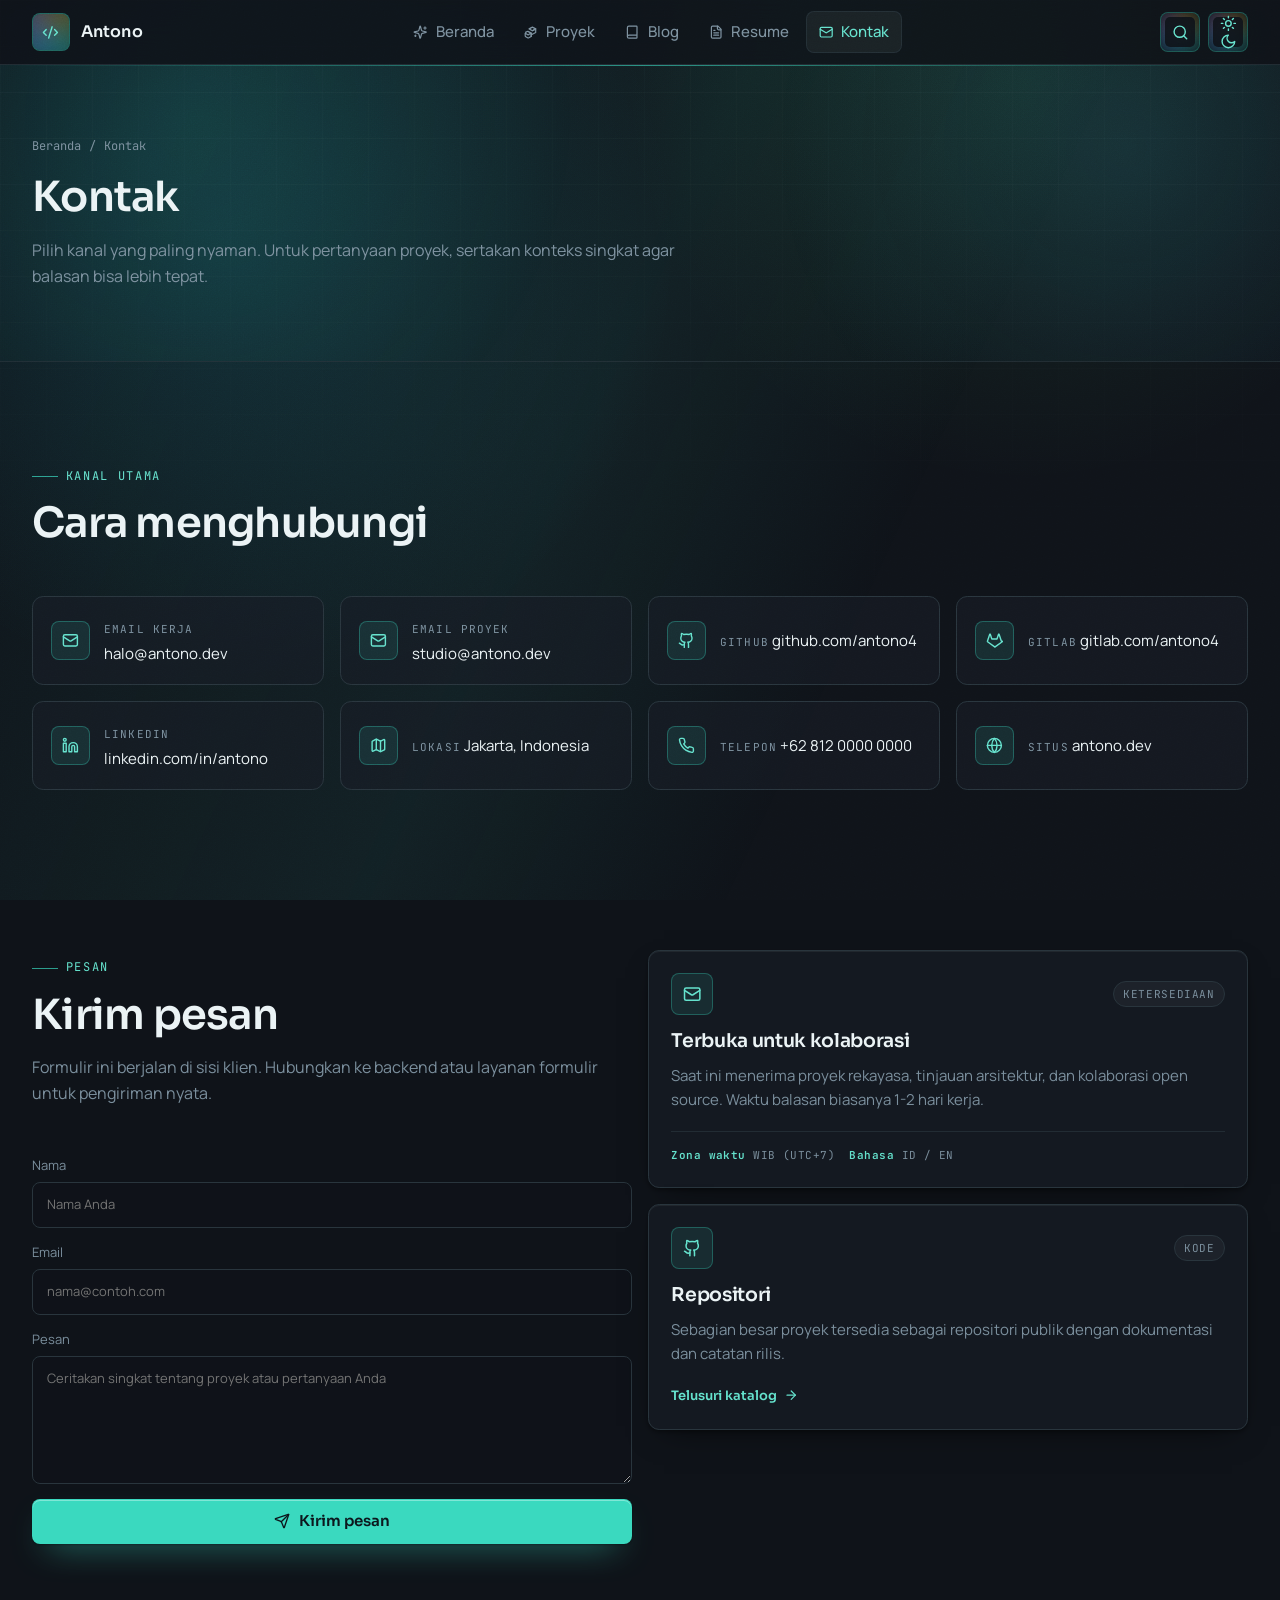
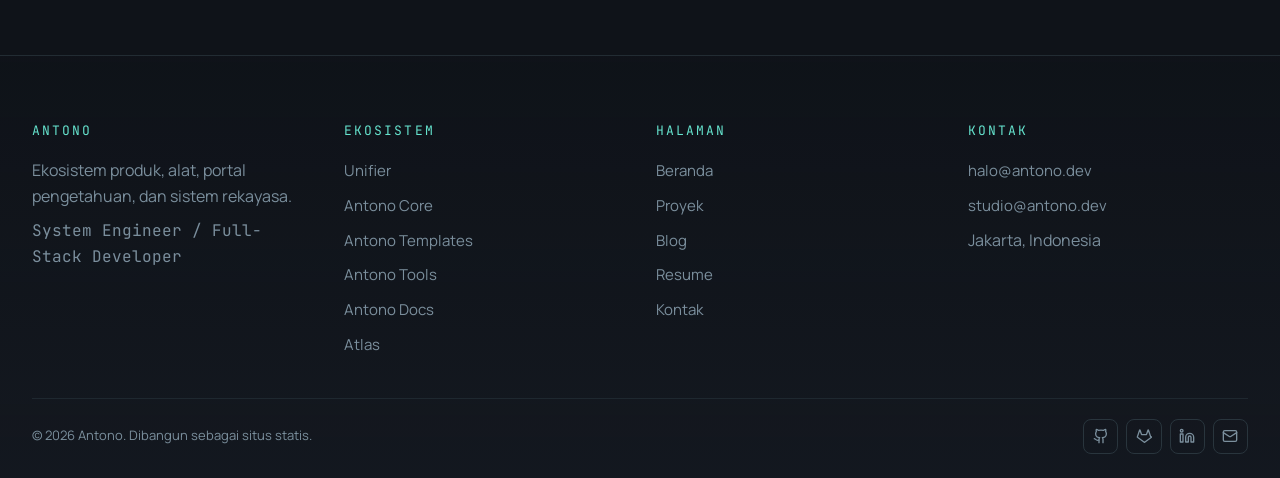
<file: contacts.html>
<!DOCTYPE html>
<html lang="id" data-theme="dark">
<head>
<meta charset="utf-8">
<meta name="viewport" content="width=device-width, initial-scale=1">
<title>Kontak - Antono</title>
<meta name="description" content="Hubungi melalui email, GitHub, GitLab, atau LinkedIn. Terbuka untuk kolaborasi proyek dan konsultasi rekayasa.">
<meta name="robots" content="index, follow, max-image-preview:large">
<meta name="author" content="Antono">
<meta name="theme-color" content="#0f131a">
<meta name="generator" content="Antono static builder">
<link rel="canonical" href="https://antono4.github.io/AntonoProfile/contacts.html">
<link rel="icon" href="data:image/svg+xml,%3Csvg xmlns='http://www.w3.org/2000/svg' viewBox='0 0 32 32'%3E%3Crect width='32' height='32' rx='7' fill='%230b1116'/%3E%3Cpath d='M10 22V10l12 12V10' stroke='%232dd4bf' stroke-width='3' fill='none' stroke-linecap='round'/%3E%3C/svg%3E">
<link rel="apple-touch-icon" href="assets/img/apple-touch-icon.png">
<link rel="manifest" href="manifest.webmanifest">
<meta property="og:type" content="website">
<meta property="og:site_name" content="Antono">
<meta property="og:locale" content="id_ID">
<meta property="og:title" content="Kontak - Antono">
<meta property="og:description" content="Hubungi melalui email, GitHub, GitLab, atau LinkedIn. Terbuka untuk kolaborasi proyek dan konsultasi rekayasa.">
<meta property="og:url" content="https://antono4.github.io/AntonoProfile/contacts.html">
<meta property="og:image" content="https://antono4.github.io/AntonoProfile/assets/img/og-cover.png">
<meta property="og:image:width" content="1200">
<meta property="og:image:height" content="630">
<meta property="og:image:alt" content="Antono - Ekosistem teknologi personal">
<meta name="twitter:card" content="summary_large_image">
<meta name="twitter:title" content="Kontak - Antono">
<meta name="twitter:description" content="Hubungi melalui email, GitHub, GitLab, atau LinkedIn. Terbuka untuk kolaborasi proyek dan konsultasi rekayasa.">
<meta name="twitter:image" content="https://antono4.github.io/AntonoProfile/assets/img/og-cover.png">
<link rel="preconnect" href="https://fonts.googleapis.com">
<link rel="preconnect" href="https://fonts.gstatic.com" crossorigin>
<link rel="stylesheet" href="https://fonts.googleapis.com/css2?family=Sora:wght@400;500;600;700&family=Manrope:wght@400;500;600;700&family=JetBrains+Mono:wght@400;500&display=swap">
<link rel="stylesheet" href="assets/css/style.css">
<script type="application/ld+json">{"@context":"https://schema.org","@graph":[{"@type":"WebSite","@id":"https://antono4.github.io/AntonoProfile/#website","url":"https://antono4.github.io/AntonoProfile/","name":"Antono","description":"Ekosistem teknologi personal","inLanguage":"id-ID","publisher":{"@id":"https://antono4.github.io/AntonoProfile/#person"}},{"@type":"Person","@id":"https://antono4.github.io/AntonoProfile/#person","name":"Antono","url":"https://antono4.github.io/AntonoProfile/","jobTitle":"System Engineer / Full-Stack Developer","image":"https://antono4.github.io/AntonoProfile/assets/img/avatar.jpg","address":{"@type":"PostalAddress","addressLocality":"Jakarta, Indonesia"},"sameAs":["https://github.com/antono4"]},{"@type":"WebPage","@id":"https://antono4.github.io/AntonoProfile/contacts.html","url":"https://antono4.github.io/AntonoProfile/contacts.html","name":"Kontak - Antono","description":"Hubungi melalui email, GitHub, GitLab, atau LinkedIn. Terbuka untuk kolaborasi proyek dan konsultasi rekayasa.","isPartOf":{"@id":"https://antono4.github.io/AntonoProfile/#website"},"inLanguage":"id-ID"}]}</script>
</head>
<body>
<a class="sr-only" href="#main">Lewati ke konten utama</a>
<div class="atmosphere" aria-hidden="true"></div>
<div class="grain" aria-hidden="true"></div>
<div class="page">
<header class="site-header">
  <div class="shell site-header__inner">
    <a class="brand" href="index.html">
      <span class="brand__mark"><svg viewBox="0 0 24 24" fill="none" stroke="currentColor" stroke-width="2" stroke-linecap="round" stroke-linejoin="round" aria-hidden="true"><path d="m18 16 4-4-4-4"/><path d="m6 8-4 4 4 4"/><path d="m14.5 4-5 16"/></svg></span>
      <span class="brand__name">Antono</span>
    </a>
    <nav class="nav" id="primary-nav" data-open="false" aria-label="Navigasi utama">
      <a class="nav__link" href="index.html"><svg viewBox="0 0 24 24" fill="none" stroke="currentColor" stroke-width="2" stroke-linecap="round" stroke-linejoin="round" aria-hidden="true"><path d="M9.937 15.5A2 2 0 0 0 8.5 14.063l-6.135-1.582a.5.5 0 0 1 0-.962L8.5 9.936A2 2 0 0 0 9.937 8.5l1.582-6.135a.5.5 0 0 1 .963 0L14.063 8.5A2 2 0 0 0 15.5 9.937l6.135 1.581a.5.5 0 0 1 0 .964L15.5 14.063a2 2 0 0 0-1.437 1.437l-1.582 6.135a.5.5 0 0 1-.963 0Z"/><path d="M20 3v4M22 5h-4M4 17v2M5 18H3"/></svg><span>Beranda</span></a>
      <a class="nav__link" href="projects.html"><svg viewBox="0 0 24 24" fill="none" stroke="currentColor" stroke-width="2" stroke-linecap="round" stroke-linejoin="round" aria-hidden="true"><path d="M2.97 12.92A2 2 0 0 0 2 14.63v3.24a2 2 0 0 0 .97 1.71l3 1.8a2 2 0 0 0 2.06 0L12 19v-5.5l-5.5-3-3.53 1.42Z"/><path d="m7 16.5-4.74-2.85M12 13.5l-4.74 2.85M12 13.5V19"/><path d="M14 3.5 8.5 6.5 14 9.5l5.5-3L14 3.5Z"/><path d="m14 9.5 5.5-3v6l-5.5 3-5.5-3"/></svg><span>Proyek</span></a>
      <a class="nav__link" href="blog.html"><svg viewBox="0 0 24 24" fill="none" stroke="currentColor" stroke-width="2" stroke-linecap="round" stroke-linejoin="round" aria-hidden="true"><path d="M4 19.5v-15A2.5 2.5 0 0 1 6.5 2H19a1 1 0 0 1 1 1v18a1 1 0 0 1-1 1H6.5a1 1 0 0 1 0-5H20"/></svg><span>Blog</span></a>
      <a class="nav__link" href="resume.html"><svg viewBox="0 0 24 24" fill="none" stroke="currentColor" stroke-width="2" stroke-linecap="round" stroke-linejoin="round" aria-hidden="true"><path d="M15 2H6a2 2 0 0 0-2 2v16a2 2 0 0 0 2 2h12a2 2 0 0 0 2-2V7Z"/><path d="M14 2v4a2 2 0 0 0 2 2h4"/><path d="M10 9H8M16 13H8M16 17H8"/></svg><span>Resume</span></a>
      <a class="nav__link" href="contacts.html" aria-current="page"><svg viewBox="0 0 24 24" fill="none" stroke="currentColor" stroke-width="2" stroke-linecap="round" stroke-linejoin="round" aria-hidden="true"><rect width="20" height="16" x="2" y="4" rx="2"/><path d="m22 7-8.97 5.7a1.94 1.94 0 0 1-2.06 0L2 7"/></svg><span>Kontak</span></a>
    </nav>
    <div class="header-tools">
      <button class="icon-btn" type="button" data-search-open aria-label="Buka pencarian" title="Pencarian (Ctrl+K)"><svg viewBox="0 0 24 24" fill="none" stroke="currentColor" stroke-width="2" stroke-linecap="round" stroke-linejoin="round" aria-hidden="true"><circle cx="11" cy="11" r="8"/><path d="m21 21-4.3-4.3"/></svg></button>
      <button class="icon-btn" type="button" data-theme-toggle aria-label="Aktifkan tema terang" title="Ganti tema"><svg class="theme-icon-light" viewBox="0 0 24 24" fill="none" stroke="currentColor" stroke-width="2" stroke-linecap="round" stroke-linejoin="round" aria-hidden="true"><circle cx="12" cy="12" r="4"/><path d="M12 2v2M12 20v2M4.9 4.9l1.4 1.4M17.7 17.7l1.4 1.4M2 12h2M20 12h2M6.3 17.7l-1.4 1.4M19.1 4.9l-1.4 1.4"/></svg><svg class="theme-icon-dark" viewBox="0 0 24 24" fill="none" stroke="currentColor" stroke-width="2" stroke-linecap="round" stroke-linejoin="round" aria-hidden="true"><path d="M12 3a6 6 0 0 0 9 9 9 9 0 1 1-9-9Z"/></svg></button>
      <button class="icon-btn nav-toggle" type="button" data-nav-toggle aria-label="Buka menu" aria-expanded="false" aria-controls="primary-nav"><svg viewBox="0 0 24 24" fill="none" stroke="currentColor" stroke-width="2" stroke-linecap="round" stroke-linejoin="round" aria-hidden="true"><path d="M4 6h16M4 12h16M4 18h16"/></svg></button>
    </div>
  </div>
</header>
<section class="page-hero">
  <div class="hero__halo" aria-hidden="true"></div>
  <div class="hero__topline" aria-hidden="true"></div>
  <div class="shell page-hero__inner">
    <nav class="crumbs" aria-label="Remah">
      <a href="index.html">Beranda</a><span aria-hidden="true">/</span><span>Kontak</span>
    </nav>
    <h1>Kontak</h1>
    <p>Pilih kanal yang paling nyaman. Untuk pertanyaan proyek, sertakan konteks singkat agar balasan bisa lebih tepat.</p>
  </div>
</section>
<main id="main">
<section class="section">
  <div class="shell">
    <div class="section__head" data-reveal>
      <p class="eyebrow">Kanal utama</p>
      <h2 class="section__title">Cara menghubungi</h2>
    </div>
    <div class="contact-grid"><a class="contact-card" href="mailto:halo@antono.dev" data-reveal>
  <span class="contact-card__icon"><svg viewBox="0 0 24 24" fill="none" stroke="currentColor" stroke-width="2" stroke-linecap="round" stroke-linejoin="round" aria-hidden="true"><rect width="20" height="16" x="2" y="4" rx="2"/><path d="m22 7-8.97 5.7a1.94 1.94 0 0 1-2.06 0L2 7"/></svg></span>
  <span>
    <span class="contact-card__label">Email Kerja</span>
    <span class="contact-card__value">halo@antono.dev</span>
  </span>
</a><a class="contact-card" href="mailto:studio@antono.dev" data-reveal>
  <span class="contact-card__icon"><svg viewBox="0 0 24 24" fill="none" stroke="currentColor" stroke-width="2" stroke-linecap="round" stroke-linejoin="round" aria-hidden="true"><rect width="20" height="16" x="2" y="4" rx="2"/><path d="m22 7-8.97 5.7a1.94 1.94 0 0 1-2.06 0L2 7"/></svg></span>
  <span>
    <span class="contact-card__label">Email Proyek</span>
    <span class="contact-card__value">studio@antono.dev</span>
  </span>
</a><a class="contact-card" href="https://github.com" data-reveal>
  <span class="contact-card__icon"><svg viewBox="0 0 24 24" fill="none" stroke="currentColor" stroke-width="2" stroke-linecap="round" stroke-linejoin="round" aria-hidden="true"><path d="M15 22v-4a4.8 4.8 0 0 0-1-3.5c3 0 6-2 6-5.5.08-1.25-.27-2.48-1-3.5.28-1.15.28-2.35 0-3.5 0 0-1 0-3 1.5-2.64-.5-5.36-.5-8 0C6 2 5 2 5 2c-.3 1.15-.3 2.35 0 3.5A5.4 5.4 0 0 0 4 9c0 3.5 3 5.5 6 5.5-.39.49-.68 1.05-.85 1.65-.17.6-.22 1.23-.15 1.85v4"/><path d="M9 18c-4.51 2-5-2-7-2"/></svg></span>
  <span>
    <span class="contact-card__label">GitHub</span>
    <span class="contact-card__value">github.com/antono4</span>
  </span>
</a><a class="contact-card" href="https://gitlab.com" data-reveal>
  <span class="contact-card__icon"><svg viewBox="0 0 24 24" fill="none" stroke="currentColor" stroke-width="2" stroke-linecap="round" stroke-linejoin="round" aria-hidden="true"><path d="m22 13.29-3.33-10a.42.42 0 0 0-.14-.18.38.38 0 0 0-.22-.11.39.39 0 0 0-.23.07.42.42 0 0 0-.14.18l-2.26 6.67H8.32L6.1 3.26a.42.42 0 0 0-.14-.18.38.38 0 0 0-.23-.07.39.39 0 0 0-.22.11.42.42 0 0 0-.14.18l-3.33 10a.47.47 0 0 0 .18.55l10.2 7.4a.47.47 0 0 0 .56 0l10.2-7.4a.47.47 0 0 0 .18-.55Z"/></svg></span>
  <span>
    <span class="contact-card__label">GitLab</span>
    <span class="contact-card__value">gitlab.com/antono4</span>
  </span>
</a><a class="contact-card" href="https://www.linkedin.com" data-reveal>
  <span class="contact-card__icon"><svg viewBox="0 0 24 24" fill="none" stroke="currentColor" stroke-width="2" stroke-linecap="round" stroke-linejoin="round" aria-hidden="true"><path d="M16 8a6 6 0 0 1 6 6v7h-4v-7a2 2 0 0 0-4 0v7h-4v-7a6 6 0 0 1 6-6Z"/><rect width="4" height="12" x="2" y="9"/><circle cx="4" cy="4" r="2"/></svg></span>
  <span>
    <span class="contact-card__label">LinkedIn</span>
    <span class="contact-card__value">linkedin.com/in/antono</span>
  </span>
</a><a class="contact-card" href="#" data-reveal>
  <span class="contact-card__icon"><svg viewBox="0 0 24 24" fill="none" stroke="currentColor" stroke-width="2" stroke-linecap="round" stroke-linejoin="round" aria-hidden="true"><path d="M14.106 5.553a2 2 0 0 0 1.788 0l3.659-1.83A1 1 0 0 1 21 4.619v12.764a1 1 0 0 1-.553.894l-4.553 2.277a2 2 0 0 1-1.788 0l-4.212-2.106a2 2 0 0 0-1.788 0l-3.659 1.83A1 1 0 0 1 3 19.381V6.618a1 1 0 0 1 .553-.894l4.553-2.277a2 2 0 0 1 1.788 0Z"/><path d="M15 5.764v15M9 3.236v15"/></svg></span>
  <span>
    <span class="contact-card__label">Lokasi</span>
    <span class="contact-card__value">Jakarta, Indonesia</span>
  </span>
</a><a class="contact-card" href="tel:+6281200000000" data-reveal>
  <span class="contact-card__icon"><svg viewBox="0 0 24 24" fill="none" stroke="currentColor" stroke-width="2" stroke-linecap="round" stroke-linejoin="round" aria-hidden="true"><path d="M22 16.92v3a2 2 0 0 1-2.18 2 19.79 19.79 0 0 1-8.63-3.07 19.5 19.5 0 0 1-6-6 19.79 19.79 0 0 1-3.07-8.67A2 2 0 0 1 4.11 2h3a2 2 0 0 1 2 1.72c.13.96.36 1.9.7 2.81a2 2 0 0 1-.45 2.11L8.09 9.91a16 16 0 0 0 6 6l1.27-1.27a2 2 0 0 1 2.11-.45c.9.34 1.85.57 2.81.7A2 2 0 0 1 22 16.92Z"/></svg></span>
  <span>
    <span class="contact-card__label">Telepon</span>
    <span class="contact-card__value">+62 812 0000 0000</span>
  </span>
</a><a class="contact-card" href="https://antono.dev" data-reveal>
  <span class="contact-card__icon"><svg viewBox="0 0 24 24" fill="none" stroke="currentColor" stroke-width="2" stroke-linecap="round" stroke-linejoin="round" aria-hidden="true"><circle cx="12" cy="12" r="10"/><path d="M2 12h20"/><path d="M12 2a15 15 0 0 1 0 20 15 15 0 0 1 0-20Z"/></svg></span>
  <span>
    <span class="contact-card__label">Situs</span>
    <span class="contact-card__value">antono.dev</span>
  </span>
</a></div>
  </div>
</section>
<section class="section section--tight">
  <div class="shell grid grid--2">
    <div>
      <div class="section__head" data-reveal>
        <p class="eyebrow">Pesan</p>
        <h2 class="section__title">Kirim pesan</h2>
        <p class="section__lede">Formulir ini berjalan di sisi klien. Hubungkan ke backend atau layanan formulir untuk pengiriman nyata.</p>
      </div>
      <form class="form" data-contact-form novalidate>
        <label>Nama
          <input type="text" name="name" required autocomplete="name" placeholder="Nama Anda">
        </label>
        <label>Email
          <input type="email" name="email" required autocomplete="email" placeholder="nama@contoh.com">
        </label>
        <label>Pesan
          <textarea name="message" required placeholder="Ceritakan singkat tentang proyek atau pertanyaan Anda"></textarea>
        </label>
        <button class="btn btn--primary" type="submit"><svg viewBox="0 0 24 24" fill="none" stroke="currentColor" stroke-width="2" stroke-linecap="round" stroke-linejoin="round" aria-hidden="true"><path d="M14.536 21.686a.5.5 0 0 0 .937-.024l6.5-19a.496.496 0 0 0-.635-.635l-19 6.5a.5.5 0 0 0-.024.937l7.93 3.18a2 2 0 0 1 1.112 1.11l3.18 7.93Z"/><path d="m21.854 2.147-10.94 10.939"/></svg>Kirim pesan</button>
        <p class="form__note muted" data-form-status role="status"></p>
      </form>
    </div>
    <aside>
      <div class="card" data-reveal>
        <div class="card__top">
          <span class="card__icon"><svg viewBox="0 0 24 24" fill="none" stroke="currentColor" stroke-width="2" stroke-linecap="round" stroke-linejoin="round" aria-hidden="true"><rect width="20" height="16" x="2" y="4" rx="2"/><path d="m22 7-8.97 5.7a1.94 1.94 0 0 1-2.06 0L2 7"/></svg></span>
          <span class="tag">Ketersediaan</span>
        </div>
        <h3 class="card__title">Terbuka untuk kolaborasi</h3>
        <p class="card__text">Saat ini menerima proyek rekayasa, tinjauan arsitektur, dan kolaborasi open source. Waktu balasan biasanya 1-2 hari kerja.</p>
        <div class="card__meta">
          <span><b>Zona waktu</b> WIB (UTC+7)</span>
          <span><b>Bahasa</b> ID / EN</span>
        </div>
      </div>
      <div class="card mt-4" data-reveal>
        <div class="card__top">
          <span class="card__icon"><svg viewBox="0 0 24 24" fill="none" stroke="currentColor" stroke-width="2" stroke-linecap="round" stroke-linejoin="round" aria-hidden="true"><path d="M15 22v-4a4.8 4.8 0 0 0-1-3.5c3 0 6-2 6-5.5.08-1.25-.27-2.48-1-3.5.28-1.15.28-2.35 0-3.5 0 0-1 0-3 1.5-2.64-.5-5.36-.5-8 0C6 2 5 2 5 2c-.3 1.15-.3 2.35 0 3.5A5.4 5.4 0 0 0 4 9c0 3.5 3 5.5 6 5.5-.39.49-.68 1.05-.85 1.65-.17.6-.22 1.23-.15 1.85v4"/><path d="M9 18c-4.51 2-5-2-7-2"/></svg></span>
          <span class="tag">Kode</span>
        </div>
        <h3 class="card__title">Repositori</h3>
        <p class="card__text">Sebagian besar proyek tersedia sebagai repositori publik dengan dokumentasi dan catatan rilis.</p>
        <a class="card__link" href="projects.html">Telusuri katalog <svg viewBox="0 0 24 24" fill="none" stroke="currentColor" stroke-width="2" stroke-linecap="round" stroke-linejoin="round" aria-hidden="true"><path d="M5 12h14"/><path d="m12 5 7 7-7 7"/></svg></a>
      </div>
    </aside>
  </div>
</section>
</main>
<div class="dialog" data-search-dialog data-open="false" data-index="[{&quot;title&quot;: &quot;Unifier&quot;, &quot;kind&quot;: &quot;Proyek&quot;, &quot;href&quot;: &quot;projects.html&quot;}, {&quot;title&quot;: &quot;Atlas Learning&quot;, &quot;kind&quot;: &quot;Proyek&quot;, &quot;href&quot;: &quot;projects.html&quot;}, {&quot;title&quot;: &quot;Localization Toolkit&quot;, &quot;kind&quot;: &quot;Proyek&quot;, &quot;href&quot;: &quot;projects.html&quot;}, {&quot;title&quot;: &quot;Knowledge Atlas&quot;, &quot;kind&quot;: &quot;Proyek&quot;, &quot;href&quot;: &quot;projects.html&quot;}, {&quot;title&quot;: &quot;Starter Forge&quot;, &quot;kind&quot;: &quot;Proyek&quot;, &quot;href&quot;: &quot;projects.html&quot;}, {&quot;title&quot;: &quot;Telemetry Bridge&quot;, &quot;kind&quot;: &quot;Proyek&quot;, &quot;href&quot;: &quot;projects.html&quot;}, {&quot;title&quot;: &quot;Vault Audit&quot;, &quot;kind&quot;: &quot;Proyek&quot;, &quot;href&quot;: &quot;projects.html&quot;}, {&quot;title&quot;: &quot;Atlas Bridge&quot;, &quot;kind&quot;: &quot;Proyek&quot;, &quot;href&quot;: &quot;projects.html&quot;}, {&quot;title&quot;: &quot;Production AI Systems 2026: membangun platform RAG + AI Agents yang benar-benar berjalan&quot;, &quot;kind&quot;: &quot;Artikel&quot;, &quot;href&quot;: &quot;blog.html&quot;}, {&quot;title&quot;: &quot;Katalog awal diperluas&quot;, &quot;kind&quot;: &quot;Perubahan&quot;, &quot;href&quot;: &quot;blog.html&quot;}, {&quot;title&quot;: &quot;Proyek awal ditambahkan&quot;, &quot;kind&quot;: &quot;Perubahan&quot;, &quot;href&quot;: &quot;blog.html&quot;}, {&quot;title&quot;: &quot;Peluncuran&quot;, &quot;kind&quot;: &quot;Berita&quot;, &quot;href&quot;: &quot;blog.html&quot;}, {&quot;title&quot;: &quot;Visualisasi suara secara real-time - eksperimen Unifier&quot;, &quot;kind&quot;: &quot;Video&quot;, &quot;href&quot;: &quot;blog.html&quot;}, {&quot;title&quot;: &quot;v1.0.5 - Localization Toolkit&quot;, &quot;kind&quot;: &quot;Rilis&quot;, &quot;href&quot;: &quot;blog.html&quot;}, {&quot;title&quot;: &quot;v1.0.4 - Localization Toolkit&quot;, &quot;kind&quot;: &quot;Rilis&quot;, &quot;href&quot;: &quot;blog.html&quot;}, {&quot;title&quot;: &quot;v1.0.3 - Localization Toolkit&quot;, &quot;kind&quot;: &quot;Rilis&quot;, &quot;href&quot;: &quot;blog.html&quot;}, {&quot;title&quot;: &quot;Mendesain pipeline telemetri yang tahan gangguan&quot;, &quot;kind&quot;: &quot;Catatan&quot;, &quot;href&quot;: &quot;blog.html&quot;}, {&quot;title&quot;: &quot;Unifier&quot;, &quot;kind&quot;: &quot;Ekosistem&quot;, &quot;href&quot;: &quot;index.html#ekosistem&quot;}, {&quot;title&quot;: &quot;Antono Core&quot;, &quot;kind&quot;: &quot;Ekosistem&quot;, &quot;href&quot;: &quot;index.html#ekosistem&quot;}, {&quot;title&quot;: &quot;Antono Templates&quot;, &quot;kind&quot;: &quot;Ekosistem&quot;, &quot;href&quot;: &quot;index.html#ekosistem&quot;}, {&quot;title&quot;: &quot;Antono Tools&quot;, &quot;kind&quot;: &quot;Ekosistem&quot;, &quot;href&quot;: &quot;index.html#ekosistem&quot;}, {&quot;title&quot;: &quot;Antono Docs&quot;, &quot;kind&quot;: &quot;Ekosistem&quot;, &quot;href&quot;: &quot;index.html#ekosistem&quot;}, {&quot;title&quot;: &quot;Atlas&quot;, &quot;kind&quot;: &quot;Ekosistem&quot;, &quot;href&quot;: &quot;index.html#ekosistem&quot;}, {&quot;title&quot;: &quot;Server Lizerium&quot;, &quot;kind&quot;: &quot;Kategori&quot;, &quot;href&quot;: &quot;projects.html&quot;}, {&quot;title&quot;: &quot;Framework Lizerium&quot;, &quot;kind&quot;: &quot;Kategori&quot;, &quot;href&quot;: &quot;projects.html&quot;}, {&quot;title&quot;: &quot;Template Proyek&quot;, &quot;kind&quot;: &quot;Kategori&quot;, &quot;href&quot;: &quot;projects.html&quot;}, {&quot;title&quot;: &quot;Tugas Uji&quot;, &quot;kind&quot;: &quot;Kategori&quot;, &quot;href&quot;: &quot;projects.html&quot;}, {&quot;title&quot;: &quot;Server&quot;, &quot;kind&quot;: &quot;Kategori&quot;, &quot;href&quot;: &quot;projects.html&quot;}, {&quot;title&quot;: &quot;Situs &amp; Portal&quot;, &quot;kind&quot;: &quot;Kategori&quot;, &quot;href&quot;: &quot;projects.html&quot;}, {&quot;title&quot;: &quot;Resume &amp; Pengalaman&quot;, &quot;kind&quot;: &quot;Halaman&quot;, &quot;href&quot;: &quot;resume.html&quot;}, {&quot;title&quot;: &quot;Kontak&quot;, &quot;kind&quot;: &quot;Halaman&quot;, &quot;href&quot;: &quot;contacts.html&quot;}]" role="dialog" aria-modal="true" aria-label="Pencarian situs">
  <div class="dialog__panel">
    <div class="dialog__input-row">
      <svg viewBox="0 0 24 24" fill="none" stroke="currentColor" stroke-width="2" stroke-linecap="round" stroke-linejoin="round" aria-hidden="true"><circle cx="11" cy="11" r="8"/><path d="m21 21-4.3-4.3"/></svg>
      <input type="search" data-search-input placeholder="Cari proyek, catatan, ekosistem..." aria-label="Kata kunci pencarian">
      <kbd class="tag">ESC</kbd>
    </div>
    <div class="dialog__results" data-search-results></div>
  </div>
</div>
<footer class="site-footer">
  <div class="shell">
    <div class="footer__grid">
      <div>
        <p class="footer__title">Antono</p>
        <p class="muted mt-4">Ekosistem produk, alat, portal pengetahuan, dan sistem rekayasa.</p>
        <p class="muted mono mt-2">System Engineer / Full-Stack Developer</p>
      </div>
      <div>
        <p class="footer__title">Ekosistem</p>
        <ul class="footer__list">
          <li><a href="projects.html">Unifier</a></li>
<li><a href="projects.html">Antono Core</a></li>
<li><a href="projects.html">Antono Templates</a></li>
<li><a href="projects.html">Antono Tools</a></li>
<li><a href="projects.html">Antono Docs</a></li>
<li><a href="projects.html">Atlas</a></li>
        </ul>
      </div>
      <div>
        <p class="footer__title">Halaman</p>
        <ul class="footer__list">
          <li><a href="index.html">Beranda</a></li>
<li><a href="projects.html">Proyek</a></li>
<li><a href="blog.html">Blog</a></li>
<li><a href="resume.html">Resume</a></li>
<li><a href="contacts.html">Kontak</a></li>
        </ul>
      </div>
      <div>
        <p class="footer__title">Kontak</p>
        <ul class="footer__list">
          <li><a href="mailto:halo@antono.dev">halo@antono.dev</a></li>
          <li><a href="mailto:studio@antono.dev">studio@antono.dev</a></li>
          <li><span class="muted">Jakarta, Indonesia</span></li>
        </ul>
      </div>
    </div>
    <div class="footer__bottom">
      <p>&copy; 2026 Antono. Dibangun sebagai situs statis.</p>
      <div class="socials">
        <a href="https://github.com" aria-label="GitHub" rel="noopener noreferrer" target="_blank"><svg viewBox="0 0 24 24" fill="none" stroke="currentColor" stroke-width="2" stroke-linecap="round" stroke-linejoin="round" aria-hidden="true"><path d="M15 22v-4a4.8 4.8 0 0 0-1-3.5c3 0 6-2 6-5.5.08-1.25-.27-2.48-1-3.5.28-1.15.28-2.35 0-3.5 0 0-1 0-3 1.5-2.64-.5-5.36-.5-8 0C6 2 5 2 5 2c-.3 1.15-.3 2.35 0 3.5A5.4 5.4 0 0 0 4 9c0 3.5 3 5.5 6 5.5-.39.49-.68 1.05-.85 1.65-.17.6-.22 1.23-.15 1.85v4"/><path d="M9 18c-4.51 2-5-2-7-2"/></svg></a>
<a href="https://gitlab.com" aria-label="GitLab" rel="noopener noreferrer" target="_blank"><svg viewBox="0 0 24 24" fill="none" stroke="currentColor" stroke-width="2" stroke-linecap="round" stroke-linejoin="round" aria-hidden="true"><path d="m22 13.29-3.33-10a.42.42 0 0 0-.14-.18.38.38 0 0 0-.22-.11.39.39 0 0 0-.23.07.42.42 0 0 0-.14.18l-2.26 6.67H8.32L6.1 3.26a.42.42 0 0 0-.14-.18.38.38 0 0 0-.23-.07.39.39 0 0 0-.22.11.42.42 0 0 0-.14.18l-3.33 10a.47.47 0 0 0 .18.55l10.2 7.4a.47.47 0 0 0 .56 0l10.2-7.4a.47.47 0 0 0 .18-.55Z"/></svg></a>
<a href="https://www.linkedin.com" aria-label="LinkedIn" rel="noopener noreferrer" target="_blank"><svg viewBox="0 0 24 24" fill="none" stroke="currentColor" stroke-width="2" stroke-linecap="round" stroke-linejoin="round" aria-hidden="true"><path d="M16 8a6 6 0 0 1 6 6v7h-4v-7a2 2 0 0 0-4 0v7h-4v-7a6 6 0 0 1 6-6Z"/><rect width="4" height="12" x="2" y="9"/><circle cx="4" cy="4" r="2"/></svg></a>
<a href="mailto:halo@antono.dev" aria-label="Email" rel="noopener noreferrer" target="_blank"><svg viewBox="0 0 24 24" fill="none" stroke="currentColor" stroke-width="2" stroke-linecap="round" stroke-linejoin="round" aria-hidden="true"><rect width="20" height="16" x="2" y="4" rx="2"/><path d="m22 7-8.97 5.7a1.94 1.94 0 0 1-2.06 0L2 7"/></svg></a>
      </div>
    </div>
  </div>
</footer>
</div>
<script src="assets/js/main.js" defer></script>
</body>
</html>
</file>
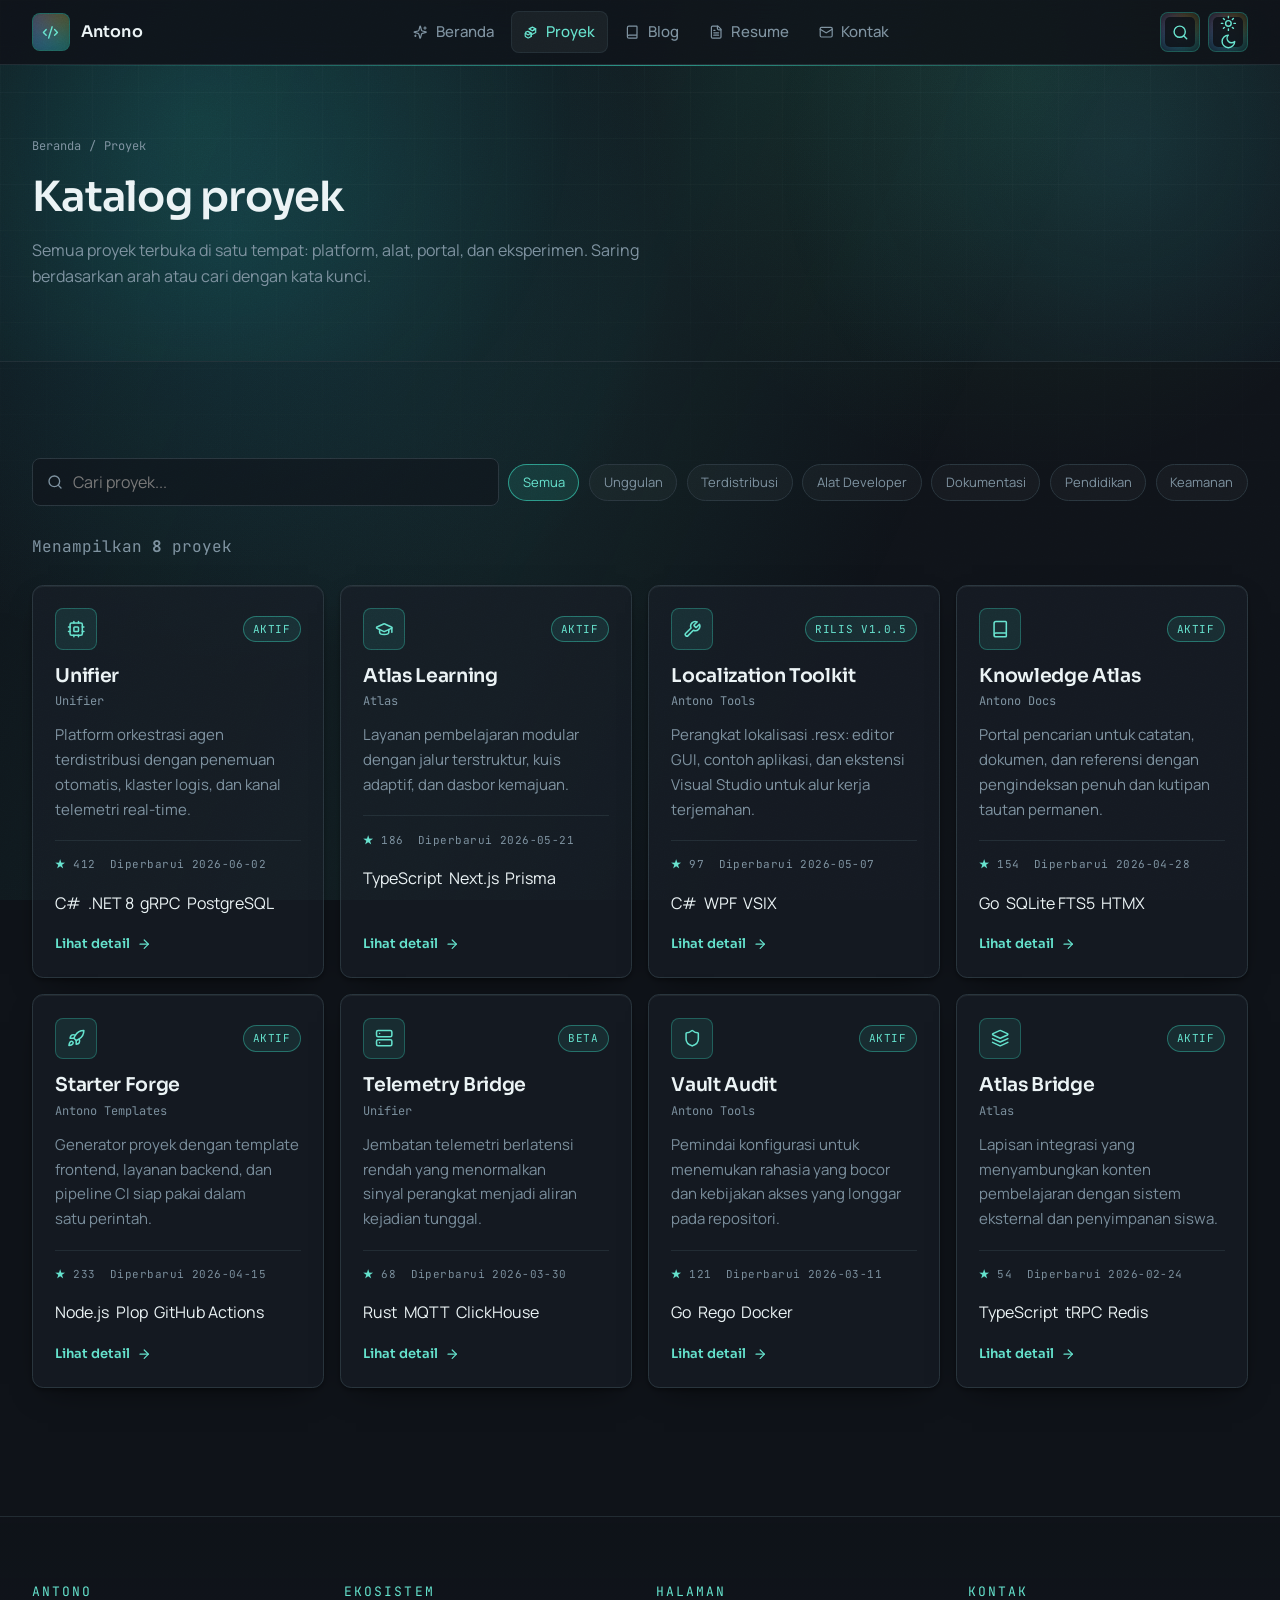
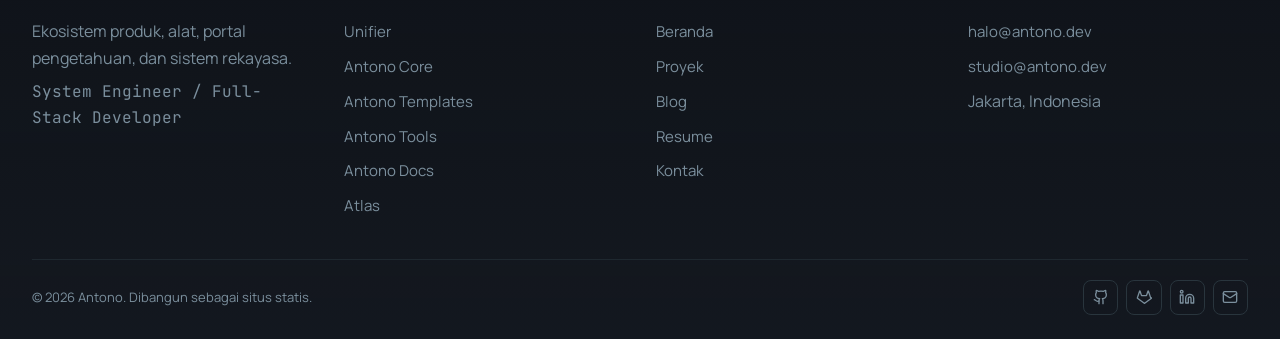
<file: projects.html>
<!DOCTYPE html>
<html lang="id" data-theme="dark">
<head>
<meta charset="utf-8">
<meta name="viewport" content="width=device-width, initial-scale=1">
<title>Proyek - Antono</title>
<meta name="description" content="Katalog proyek: platform terdistribusi, alat developer, portal pengetahuan, dan eksperimen rekayasa.">
<meta name="robots" content="index, follow, max-image-preview:large">
<meta name="author" content="Antono">
<meta name="theme-color" content="#0f131a">
<meta name="generator" content="Antono static builder">
<link rel="canonical" href="https://antono4.github.io/AntonoProfile/projects.html">
<link rel="icon" href="data:image/svg+xml,%3Csvg xmlns='http://www.w3.org/2000/svg' viewBox='0 0 32 32'%3E%3Crect width='32' height='32' rx='7' fill='%230b1116'/%3E%3Cpath d='M10 22V10l12 12V10' stroke='%232dd4bf' stroke-width='3' fill='none' stroke-linecap='round'/%3E%3C/svg%3E">
<link rel="apple-touch-icon" href="assets/img/apple-touch-icon.png">
<link rel="manifest" href="manifest.webmanifest">
<meta property="og:type" content="website">
<meta property="og:site_name" content="Antono">
<meta property="og:locale" content="id_ID">
<meta property="og:title" content="Proyek - Antono">
<meta property="og:description" content="Katalog proyek: platform terdistribusi, alat developer, portal pengetahuan, dan eksperimen rekayasa.">
<meta property="og:url" content="https://antono4.github.io/AntonoProfile/projects.html">
<meta property="og:image" content="https://antono4.github.io/AntonoProfile/assets/img/og-cover.png">
<meta property="og:image:width" content="1200">
<meta property="og:image:height" content="630">
<meta property="og:image:alt" content="Antono - Ekosistem teknologi personal">
<meta name="twitter:card" content="summary_large_image">
<meta name="twitter:title" content="Proyek - Antono">
<meta name="twitter:description" content="Katalog proyek: platform terdistribusi, alat developer, portal pengetahuan, dan eksperimen rekayasa.">
<meta name="twitter:image" content="https://antono4.github.io/AntonoProfile/assets/img/og-cover.png">
<link rel="preconnect" href="https://fonts.googleapis.com">
<link rel="preconnect" href="https://fonts.gstatic.com" crossorigin>
<link rel="stylesheet" href="https://fonts.googleapis.com/css2?family=Sora:wght@400;500;600;700&family=Manrope:wght@400;500;600;700&family=JetBrains+Mono:wght@400;500&display=swap">
<link rel="stylesheet" href="assets/css/style.css">
<script type="application/ld+json">{"@context":"https://schema.org","@graph":[{"@type":"WebSite","@id":"https://antono4.github.io/AntonoProfile/#website","url":"https://antono4.github.io/AntonoProfile/","name":"Antono","description":"Ekosistem teknologi personal","inLanguage":"id-ID","publisher":{"@id":"https://antono4.github.io/AntonoProfile/#person"}},{"@type":"Person","@id":"https://antono4.github.io/AntonoProfile/#person","name":"Antono","url":"https://antono4.github.io/AntonoProfile/","jobTitle":"System Engineer / Full-Stack Developer","image":"https://antono4.github.io/AntonoProfile/assets/img/avatar.jpg","address":{"@type":"PostalAddress","addressLocality":"Jakarta, Indonesia"},"sameAs":["https://github.com/antono4"]},{"@type":"WebPage","@id":"https://antono4.github.io/AntonoProfile/projects.html","url":"https://antono4.github.io/AntonoProfile/projects.html","name":"Proyek - Antono","description":"Katalog proyek: platform terdistribusi, alat developer, portal pengetahuan, dan eksperimen rekayasa.","isPartOf":{"@id":"https://antono4.github.io/AntonoProfile/#website"},"inLanguage":"id-ID"}]}</script>
</head>
<body>
<a class="sr-only" href="#main">Lewati ke konten utama</a>
<div class="atmosphere" aria-hidden="true"></div>
<div class="grain" aria-hidden="true"></div>
<div class="page">
<header class="site-header">
  <div class="shell site-header__inner">
    <a class="brand" href="index.html">
      <span class="brand__mark"><svg viewBox="0 0 24 24" fill="none" stroke="currentColor" stroke-width="2" stroke-linecap="round" stroke-linejoin="round" aria-hidden="true"><path d="m18 16 4-4-4-4"/><path d="m6 8-4 4 4 4"/><path d="m14.5 4-5 16"/></svg></span>
      <span class="brand__name">Antono</span>
    </a>
    <nav class="nav" id="primary-nav" data-open="false" aria-label="Navigasi utama">
      <a class="nav__link" href="index.html"><svg viewBox="0 0 24 24" fill="none" stroke="currentColor" stroke-width="2" stroke-linecap="round" stroke-linejoin="round" aria-hidden="true"><path d="M9.937 15.5A2 2 0 0 0 8.5 14.063l-6.135-1.582a.5.5 0 0 1 0-.962L8.5 9.936A2 2 0 0 0 9.937 8.5l1.582-6.135a.5.5 0 0 1 .963 0L14.063 8.5A2 2 0 0 0 15.5 9.937l6.135 1.581a.5.5 0 0 1 0 .964L15.5 14.063a2 2 0 0 0-1.437 1.437l-1.582 6.135a.5.5 0 0 1-.963 0Z"/><path d="M20 3v4M22 5h-4M4 17v2M5 18H3"/></svg><span>Beranda</span></a>
      <a class="nav__link" href="projects.html" aria-current="page"><svg viewBox="0 0 24 24" fill="none" stroke="currentColor" stroke-width="2" stroke-linecap="round" stroke-linejoin="round" aria-hidden="true"><path d="M2.97 12.92A2 2 0 0 0 2 14.63v3.24a2 2 0 0 0 .97 1.71l3 1.8a2 2 0 0 0 2.06 0L12 19v-5.5l-5.5-3-3.53 1.42Z"/><path d="m7 16.5-4.74-2.85M12 13.5l-4.74 2.85M12 13.5V19"/><path d="M14 3.5 8.5 6.5 14 9.5l5.5-3L14 3.5Z"/><path d="m14 9.5 5.5-3v6l-5.5 3-5.5-3"/></svg><span>Proyek</span></a>
      <a class="nav__link" href="blog.html"><svg viewBox="0 0 24 24" fill="none" stroke="currentColor" stroke-width="2" stroke-linecap="round" stroke-linejoin="round" aria-hidden="true"><path d="M4 19.5v-15A2.5 2.5 0 0 1 6.5 2H19a1 1 0 0 1 1 1v18a1 1 0 0 1-1 1H6.5a1 1 0 0 1 0-5H20"/></svg><span>Blog</span></a>
      <a class="nav__link" href="resume.html"><svg viewBox="0 0 24 24" fill="none" stroke="currentColor" stroke-width="2" stroke-linecap="round" stroke-linejoin="round" aria-hidden="true"><path d="M15 2H6a2 2 0 0 0-2 2v16a2 2 0 0 0 2 2h12a2 2 0 0 0 2-2V7Z"/><path d="M14 2v4a2 2 0 0 0 2 2h4"/><path d="M10 9H8M16 13H8M16 17H8"/></svg><span>Resume</span></a>
      <a class="nav__link" href="contacts.html"><svg viewBox="0 0 24 24" fill="none" stroke="currentColor" stroke-width="2" stroke-linecap="round" stroke-linejoin="round" aria-hidden="true"><rect width="20" height="16" x="2" y="4" rx="2"/><path d="m22 7-8.97 5.7a1.94 1.94 0 0 1-2.06 0L2 7"/></svg><span>Kontak</span></a>
    </nav>
    <div class="header-tools">
      <button class="icon-btn" type="button" data-search-open aria-label="Buka pencarian" title="Pencarian (Ctrl+K)"><svg viewBox="0 0 24 24" fill="none" stroke="currentColor" stroke-width="2" stroke-linecap="round" stroke-linejoin="round" aria-hidden="true"><circle cx="11" cy="11" r="8"/><path d="m21 21-4.3-4.3"/></svg></button>
      <button class="icon-btn" type="button" data-theme-toggle aria-label="Aktifkan tema terang" title="Ganti tema"><svg class="theme-icon-light" viewBox="0 0 24 24" fill="none" stroke="currentColor" stroke-width="2" stroke-linecap="round" stroke-linejoin="round" aria-hidden="true"><circle cx="12" cy="12" r="4"/><path d="M12 2v2M12 20v2M4.9 4.9l1.4 1.4M17.7 17.7l1.4 1.4M2 12h2M20 12h2M6.3 17.7l-1.4 1.4M19.1 4.9l-1.4 1.4"/></svg><svg class="theme-icon-dark" viewBox="0 0 24 24" fill="none" stroke="currentColor" stroke-width="2" stroke-linecap="round" stroke-linejoin="round" aria-hidden="true"><path d="M12 3a6 6 0 0 0 9 9 9 9 0 1 1-9-9Z"/></svg></button>
      <button class="icon-btn nav-toggle" type="button" data-nav-toggle aria-label="Buka menu" aria-expanded="false" aria-controls="primary-nav"><svg viewBox="0 0 24 24" fill="none" stroke="currentColor" stroke-width="2" stroke-linecap="round" stroke-linejoin="round" aria-hidden="true"><path d="M4 6h16M4 12h16M4 18h16"/></svg></button>
    </div>
  </div>
</header>
<section class="page-hero">
  <div class="hero__halo" aria-hidden="true"></div>
  <div class="hero__topline" aria-hidden="true"></div>
  <div class="shell page-hero__inner">
    <nav class="crumbs" aria-label="Remah">
      <a href="index.html">Beranda</a><span aria-hidden="true">/</span><span>Proyek</span>
    </nav>
    <h1>Katalog proyek</h1>
    <p>Semua proyek terbuka di satu tempat: platform, alat, portal, dan eksperimen. Saring berdasarkan arah atau cari dengan kata kunci.</p>
  </div>
</section>
<main id="main">
<section class="section">
  <div class="shell" data-filter-root>
    <div class="toolbar">
      <label class="field"><svg viewBox="0 0 24 24" fill="none" stroke="currentColor" stroke-width="2" stroke-linecap="round" stroke-linejoin="round" aria-hidden="true"><circle cx="11" cy="11" r="8"/><path d="m21 21-4.3-4.3"/></svg><input type="search" data-search placeholder="Cari proyek..." aria-label="Cari proyek"></label>
      <button class="chip" type="button" data-filter="all" aria-pressed="true">Semua</button><button class="chip" type="button" data-filter="featured" aria-pressed="false">Unggulan</button><button class="chip" type="button" data-filter="distributed" aria-pressed="false">Terdistribusi</button><button class="chip" type="button" data-filter="developer-tools" aria-pressed="false">Alat Developer</button><button class="chip" type="button" data-filter="docs" aria-pressed="false">Dokumentasi</button><button class="chip" type="button" data-filter="education" aria-pressed="false">Pendidikan</button><button class="chip" type="button" data-filter="security" aria-pressed="false">Keamanan</button>
    </div>
    <p class="muted mono">Menampilkan <b data-result-count>8</b> proyek</p>
    <div class="grid grid--3 mt-6"><article class="card" data-reveal data-tags="distributed automation iot featured">
  <div class="card__top">
    <span class="card__icon"><svg viewBox="0 0 24 24" fill="none" stroke="currentColor" stroke-width="2" stroke-linecap="round" stroke-linejoin="round" aria-hidden="true"><rect width="16" height="16" x="4" y="4" rx="2"/><rect width="6" height="6" x="9" y="9" rx="1"/><path d="M15 2v2M15 20v2M2 15h2M2 9h2M20 15h2M20 9h2M9 2v2M9 20v2"/></svg></span>
    <span class="tag tag--accent">Aktif</span>
  </div>
  <h3 class="card__title">Unifier</h3>
  <p class="card__slug">Unifier</p>
  <p class="card__text">Platform orkestrasi agen terdistribusi dengan penemuan otomatis, klaster logis, dan kanal telemetri real-time.</p>
  <div class="card__meta">
    <span><b>&#9733;</b> 412</span>
    <span>Diperbarui 2026-06-02</span>
  </div>
  <div class="feed-item__tags mt-4"><span>C#</span><span>.NET 8</span><span>gRPC</span><span>PostgreSQL</span></div>
  <a class="card__link" href="projects.html">Lihat detail <svg viewBox="0 0 24 24" fill="none" stroke="currentColor" stroke-width="2" stroke-linecap="round" stroke-linejoin="round" aria-hidden="true"><path d="M5 12h14"/><path d="m12 5 7 7-7 7"/></svg></a>
</article><article class="card" data-reveal data-tags="product education featured">
  <div class="card__top">
    <span class="card__icon"><svg viewBox="0 0 24 24" fill="none" stroke="currentColor" stroke-width="2" stroke-linecap="round" stroke-linejoin="round" aria-hidden="true"><path d="M21.42 10.922a1 1 0 0 0-.019-1.838L12.83 5.18a2 2 0 0 0-1.66 0L2.6 9.08a1 1 0 0 0 0 1.832l8.57 3.908a2 2 0 0 0 1.66 0Z"/><path d="M22 10v6"/><path d="M6 12.5V16a6 3 0 0 0 12 0v-3.5"/></svg></span>
    <span class="tag tag--accent">Aktif</span>
  </div>
  <h3 class="card__title">Atlas Learning</h3>
  <p class="card__slug">Atlas</p>
  <p class="card__text">Layanan pembelajaran modular dengan jalur terstruktur, kuis adaptif, dan dasbor kemajuan.</p>
  <div class="card__meta">
    <span><b>&#9733;</b> 186</span>
    <span>Diperbarui 2026-05-21</span>
  </div>
  <div class="feed-item__tags mt-4"><span>TypeScript</span><span>Next.js</span><span>Prisma</span></div>
  <a class="card__link" href="projects.html">Lihat detail <svg viewBox="0 0 24 24" fill="none" stroke="currentColor" stroke-width="2" stroke-linecap="round" stroke-linejoin="round" aria-hidden="true"><path d="M5 12h14"/><path d="m12 5 7 7-7 7"/></svg></a>
</article><article class="card" data-reveal data-tags="cli utility developer-tools featured">
  <div class="card__top">
    <span class="card__icon"><svg viewBox="0 0 24 24" fill="none" stroke="currentColor" stroke-width="2" stroke-linecap="round" stroke-linejoin="round" aria-hidden="true"><path d="M14.7 6.3a1 1 0 0 0 0 1.4l1.6 1.6a1 1 0 0 0 1.4 0l3.77-3.77a6 6 0 0 1-7.94 7.94l-6.91 6.91a2.12 2.12 0 0 1-3-3l6.91-6.91a6 6 0 0 1 7.94-7.94l-3.76 3.76Z"/></svg></span>
    <span class="tag tag--accent">Rilis v1.0.5</span>
  </div>
  <h3 class="card__title">Localization Toolkit</h3>
  <p class="card__slug">Antono Tools</p>
  <p class="card__text">Perangkat lokalisasi .resx: editor GUI, contoh aplikasi, dan ekstensi Visual Studio untuk alur kerja terjemahan.</p>
  <div class="card__meta">
    <span><b>&#9733;</b> 97</span>
    <span>Diperbarui 2026-05-07</span>
  </div>
  <div class="feed-item__tags mt-4"><span>C#</span><span>WPF</span><span>VSIX</span></div>
  <a class="card__link" href="projects.html">Lihat detail <svg viewBox="0 0 24 24" fill="none" stroke="currentColor" stroke-width="2" stroke-linecap="round" stroke-linejoin="round" aria-hidden="true"><path d="M5 12h14"/><path d="m12 5 7 7-7 7"/></svg></a>
</article><article class="card" data-reveal data-tags="docs knowledge reference">
  <div class="card__top">
    <span class="card__icon"><svg viewBox="0 0 24 24" fill="none" stroke="currentColor" stroke-width="2" stroke-linecap="round" stroke-linejoin="round" aria-hidden="true"><path d="M4 19.5v-15A2.5 2.5 0 0 1 6.5 2H19a1 1 0 0 1 1 1v18a1 1 0 0 1-1 1H6.5a1 1 0 0 1 0-5H20"/></svg></span>
    <span class="tag tag--accent">Aktif</span>
  </div>
  <h3 class="card__title">Knowledge Atlas</h3>
  <p class="card__slug">Antono Docs</p>
  <p class="card__text">Portal pencarian untuk catatan, dokumen, dan referensi dengan pengindeksan penuh dan kutipan tautan permanen.</p>
  <div class="card__meta">
    <span><b>&#9733;</b> 154</span>
    <span>Diperbarui 2026-04-28</span>
  </div>
  <div class="feed-item__tags mt-4"><span>Go</span><span>SQLite FTS5</span><span>HTMX</span></div>
  <a class="card__link" href="projects.html">Lihat detail <svg viewBox="0 0 24 24" fill="none" stroke="currentColor" stroke-width="2" stroke-linecap="round" stroke-linejoin="round" aria-hidden="true"><path d="M5 12h14"/><path d="m12 5 7 7-7 7"/></svg></a>
</article><article class="card" data-reveal data-tags="starter boilerplate ci">
  <div class="card__top">
    <span class="card__icon"><svg viewBox="0 0 24 24" fill="none" stroke="currentColor" stroke-width="2" stroke-linecap="round" stroke-linejoin="round" aria-hidden="true"><path d="M4.5 16.5c-1.5 1.26-2 5-2 5s3.74-.5 5-2c.71-.84.7-2.13-.09-2.91a2.18 2.18 0 0 0-2.91-.09Z"/><path d="m12 15-3-3a22 22 0 0 1 2-3.95A12.88 12.88 0 0 1 22 2c0 2.72-.78 7.5-6 11a22.35 22.35 0 0 1-4 2Z"/><path d="M9 12H4s.55-3.03 2-4c1.62-1.08 5 0 5 0"/><path d="M12 15v5s3.03-.55 4-2c1.08-1.62 0-5 0-5"/></svg></span>
    <span class="tag tag--accent">Aktif</span>
  </div>
  <h3 class="card__title">Starter Forge</h3>
  <p class="card__slug">Antono Templates</p>
  <p class="card__text">Generator proyek dengan template frontend, layanan backend, dan pipeline CI siap pakai dalam satu perintah.</p>
  <div class="card__meta">
    <span><b>&#9733;</b> 233</span>
    <span>Diperbarui 2026-04-15</span>
  </div>
  <div class="feed-item__tags mt-4"><span>Node.js</span><span>Plop</span><span>GitHub Actions</span></div>
  <a class="card__link" href="projects.html">Lihat detail <svg viewBox="0 0 24 24" fill="none" stroke="currentColor" stroke-width="2" stroke-linecap="round" stroke-linejoin="round" aria-hidden="true"><path d="M5 12h14"/><path d="m12 5 7 7-7 7"/></svg></a>
</article><article class="card" data-reveal data-tags="distributed iot observability">
  <div class="card__top">
    <span class="card__icon"><svg viewBox="0 0 24 24" fill="none" stroke="currentColor" stroke-width="2" stroke-linecap="round" stroke-linejoin="round" aria-hidden="true"><rect width="20" height="8" x="2" y="2" rx="2"/><rect width="20" height="8" x="2" y="14" rx="2"/><path d="M6 6h.01M6 18h.01"/></svg></span>
    <span class="tag tag--accent">Beta</span>
  </div>
  <h3 class="card__title">Telemetry Bridge</h3>
  <p class="card__slug">Unifier</p>
  <p class="card__text">Jembatan telemetri berlatensi rendah yang menormalkan sinyal perangkat menjadi aliran kejadian tunggal.</p>
  <div class="card__meta">
    <span><b>&#9733;</b> 68</span>
    <span>Diperbarui 2026-03-30</span>
  </div>
  <div class="feed-item__tags mt-4"><span>Rust</span><span>MQTT</span><span>ClickHouse</span></div>
  <a class="card__link" href="projects.html">Lihat detail <svg viewBox="0 0 24 24" fill="none" stroke="currentColor" stroke-width="2" stroke-linecap="round" stroke-linejoin="round" aria-hidden="true"><path d="M5 12h14"/><path d="m12 5 7 7-7 7"/></svg></a>
</article><article class="card" data-reveal data-tags="security cli developer-tools">
  <div class="card__top">
    <span class="card__icon"><svg viewBox="0 0 24 24" fill="none" stroke="currentColor" stroke-width="2" stroke-linecap="round" stroke-linejoin="round" aria-hidden="true"><path d="M20 13c0 5-3.5 7.5-7.66 8.95a1 1 0 0 1-.67-.01C7.5 20.5 4 18 4 13V6a1 1 0 0 1 1-1c2 0 4.5-1.2 6.24-2.72a1.17 1.17 0 0 1 1.52 0C14.51 3.81 17 5 19 5a1 1 0 0 1 1 1Z"/></svg></span>
    <span class="tag tag--accent">Aktif</span>
  </div>
  <h3 class="card__title">Vault Audit</h3>
  <p class="card__slug">Antono Tools</p>
  <p class="card__text">Pemindai konfigurasi untuk menemukan rahasia yang bocor dan kebijakan akses yang longgar pada repositori.</p>
  <div class="card__meta">
    <span><b>&#9733;</b> 121</span>
    <span>Diperbarui 2026-03-11</span>
  </div>
  <div class="feed-item__tags mt-4"><span>Go</span><span>Rego</span><span>Docker</span></div>
  <a class="card__link" href="projects.html">Lihat detail <svg viewBox="0 0 24 24" fill="none" stroke="currentColor" stroke-width="2" stroke-linecap="round" stroke-linejoin="round" aria-hidden="true"><path d="M5 12h14"/><path d="m12 5 7 7-7 7"/></svg></a>
</article><article class="card" data-reveal data-tags="product education infrastructure">
  <div class="card__top">
    <span class="card__icon"><svg viewBox="0 0 24 24" fill="none" stroke="currentColor" stroke-width="2" stroke-linecap="round" stroke-linejoin="round" aria-hidden="true"><path d="m12.83 2.18a2 2 0 0 0-1.66 0L2.6 6.08a1 1 0 0 0 0 1.83l8.58 3.91a2 2 0 0 0 1.66 0l8.58-3.9a1 1 0 0 0 0-1.83Z"/><path d="m22 12.5-9.17 4.16a2 2 0 0 1-1.66 0L2 12.5"/><path d="m22 17.5-9.17 4.16a2 2 0 0 1-1.66 0L2 17.5"/></svg></span>
    <span class="tag tag--accent">Aktif</span>
  </div>
  <h3 class="card__title">Atlas Bridge</h3>
  <p class="card__slug">Atlas</p>
  <p class="card__text">Lapisan integrasi yang menyambungkan konten pembelajaran dengan sistem eksternal dan penyimpanan siswa.</p>
  <div class="card__meta">
    <span><b>&#9733;</b> 54</span>
    <span>Diperbarui 2026-02-24</span>
  </div>
  <div class="feed-item__tags mt-4"><span>TypeScript</span><span>tRPC</span><span>Redis</span></div>
  <a class="card__link" href="projects.html">Lihat detail <svg viewBox="0 0 24 24" fill="none" stroke="currentColor" stroke-width="2" stroke-linecap="round" stroke-linejoin="round" aria-hidden="true"><path d="M5 12h14"/><path d="m12 5 7 7-7 7"/></svg></a>
</article></div>
    <p class="empty mt-6" data-empty hidden>Tidak ada proyek yang cocok dengan saringan ini.</p>
  </div>
</section>
</main>
<div class="dialog" data-search-dialog data-open="false" data-index="[{&quot;title&quot;: &quot;Unifier&quot;, &quot;kind&quot;: &quot;Proyek&quot;, &quot;href&quot;: &quot;projects.html&quot;}, {&quot;title&quot;: &quot;Atlas Learning&quot;, &quot;kind&quot;: &quot;Proyek&quot;, &quot;href&quot;: &quot;projects.html&quot;}, {&quot;title&quot;: &quot;Localization Toolkit&quot;, &quot;kind&quot;: &quot;Proyek&quot;, &quot;href&quot;: &quot;projects.html&quot;}, {&quot;title&quot;: &quot;Knowledge Atlas&quot;, &quot;kind&quot;: &quot;Proyek&quot;, &quot;href&quot;: &quot;projects.html&quot;}, {&quot;title&quot;: &quot;Starter Forge&quot;, &quot;kind&quot;: &quot;Proyek&quot;, &quot;href&quot;: &quot;projects.html&quot;}, {&quot;title&quot;: &quot;Telemetry Bridge&quot;, &quot;kind&quot;: &quot;Proyek&quot;, &quot;href&quot;: &quot;projects.html&quot;}, {&quot;title&quot;: &quot;Vault Audit&quot;, &quot;kind&quot;: &quot;Proyek&quot;, &quot;href&quot;: &quot;projects.html&quot;}, {&quot;title&quot;: &quot;Atlas Bridge&quot;, &quot;kind&quot;: &quot;Proyek&quot;, &quot;href&quot;: &quot;projects.html&quot;}, {&quot;title&quot;: &quot;Production AI Systems 2026: membangun platform RAG + AI Agents yang benar-benar berjalan&quot;, &quot;kind&quot;: &quot;Artikel&quot;, &quot;href&quot;: &quot;blog.html&quot;}, {&quot;title&quot;: &quot;Katalog awal diperluas&quot;, &quot;kind&quot;: &quot;Perubahan&quot;, &quot;href&quot;: &quot;blog.html&quot;}, {&quot;title&quot;: &quot;Proyek awal ditambahkan&quot;, &quot;kind&quot;: &quot;Perubahan&quot;, &quot;href&quot;: &quot;blog.html&quot;}, {&quot;title&quot;: &quot;Peluncuran&quot;, &quot;kind&quot;: &quot;Berita&quot;, &quot;href&quot;: &quot;blog.html&quot;}, {&quot;title&quot;: &quot;Visualisasi suara secara real-time - eksperimen Unifier&quot;, &quot;kind&quot;: &quot;Video&quot;, &quot;href&quot;: &quot;blog.html&quot;}, {&quot;title&quot;: &quot;v1.0.5 - Localization Toolkit&quot;, &quot;kind&quot;: &quot;Rilis&quot;, &quot;href&quot;: &quot;blog.html&quot;}, {&quot;title&quot;: &quot;v1.0.4 - Localization Toolkit&quot;, &quot;kind&quot;: &quot;Rilis&quot;, &quot;href&quot;: &quot;blog.html&quot;}, {&quot;title&quot;: &quot;v1.0.3 - Localization Toolkit&quot;, &quot;kind&quot;: &quot;Rilis&quot;, &quot;href&quot;: &quot;blog.html&quot;}, {&quot;title&quot;: &quot;Mendesain pipeline telemetri yang tahan gangguan&quot;, &quot;kind&quot;: &quot;Catatan&quot;, &quot;href&quot;: &quot;blog.html&quot;}, {&quot;title&quot;: &quot;Unifier&quot;, &quot;kind&quot;: &quot;Ekosistem&quot;, &quot;href&quot;: &quot;index.html#ekosistem&quot;}, {&quot;title&quot;: &quot;Antono Core&quot;, &quot;kind&quot;: &quot;Ekosistem&quot;, &quot;href&quot;: &quot;index.html#ekosistem&quot;}, {&quot;title&quot;: &quot;Antono Templates&quot;, &quot;kind&quot;: &quot;Ekosistem&quot;, &quot;href&quot;: &quot;index.html#ekosistem&quot;}, {&quot;title&quot;: &quot;Antono Tools&quot;, &quot;kind&quot;: &quot;Ekosistem&quot;, &quot;href&quot;: &quot;index.html#ekosistem&quot;}, {&quot;title&quot;: &quot;Antono Docs&quot;, &quot;kind&quot;: &quot;Ekosistem&quot;, &quot;href&quot;: &quot;index.html#ekosistem&quot;}, {&quot;title&quot;: &quot;Atlas&quot;, &quot;kind&quot;: &quot;Ekosistem&quot;, &quot;href&quot;: &quot;index.html#ekosistem&quot;}, {&quot;title&quot;: &quot;Server Lizerium&quot;, &quot;kind&quot;: &quot;Kategori&quot;, &quot;href&quot;: &quot;projects.html&quot;}, {&quot;title&quot;: &quot;Framework Lizerium&quot;, &quot;kind&quot;: &quot;Kategori&quot;, &quot;href&quot;: &quot;projects.html&quot;}, {&quot;title&quot;: &quot;Template Proyek&quot;, &quot;kind&quot;: &quot;Kategori&quot;, &quot;href&quot;: &quot;projects.html&quot;}, {&quot;title&quot;: &quot;Tugas Uji&quot;, &quot;kind&quot;: &quot;Kategori&quot;, &quot;href&quot;: &quot;projects.html&quot;}, {&quot;title&quot;: &quot;Server&quot;, &quot;kind&quot;: &quot;Kategori&quot;, &quot;href&quot;: &quot;projects.html&quot;}, {&quot;title&quot;: &quot;Situs &amp; Portal&quot;, &quot;kind&quot;: &quot;Kategori&quot;, &quot;href&quot;: &quot;projects.html&quot;}, {&quot;title&quot;: &quot;Resume &amp; Pengalaman&quot;, &quot;kind&quot;: &quot;Halaman&quot;, &quot;href&quot;: &quot;resume.html&quot;}, {&quot;title&quot;: &quot;Kontak&quot;, &quot;kind&quot;: &quot;Halaman&quot;, &quot;href&quot;: &quot;contacts.html&quot;}]" role="dialog" aria-modal="true" aria-label="Pencarian situs">
  <div class="dialog__panel">
    <div class="dialog__input-row">
      <svg viewBox="0 0 24 24" fill="none" stroke="currentColor" stroke-width="2" stroke-linecap="round" stroke-linejoin="round" aria-hidden="true"><circle cx="11" cy="11" r="8"/><path d="m21 21-4.3-4.3"/></svg>
      <input type="search" data-search-input placeholder="Cari proyek, catatan, ekosistem..." aria-label="Kata kunci pencarian">
      <kbd class="tag">ESC</kbd>
    </div>
    <div class="dialog__results" data-search-results></div>
  </div>
</div>
<footer class="site-footer">
  <div class="shell">
    <div class="footer__grid">
      <div>
        <p class="footer__title">Antono</p>
        <p class="muted mt-4">Ekosistem produk, alat, portal pengetahuan, dan sistem rekayasa.</p>
        <p class="muted mono mt-2">System Engineer / Full-Stack Developer</p>
      </div>
      <div>
        <p class="footer__title">Ekosistem</p>
        <ul class="footer__list">
          <li><a href="projects.html">Unifier</a></li>
<li><a href="projects.html">Antono Core</a></li>
<li><a href="projects.html">Antono Templates</a></li>
<li><a href="projects.html">Antono Tools</a></li>
<li><a href="projects.html">Antono Docs</a></li>
<li><a href="projects.html">Atlas</a></li>
        </ul>
      </div>
      <div>
        <p class="footer__title">Halaman</p>
        <ul class="footer__list">
          <li><a href="index.html">Beranda</a></li>
<li><a href="projects.html">Proyek</a></li>
<li><a href="blog.html">Blog</a></li>
<li><a href="resume.html">Resume</a></li>
<li><a href="contacts.html">Kontak</a></li>
        </ul>
      </div>
      <div>
        <p class="footer__title">Kontak</p>
        <ul class="footer__list">
          <li><a href="mailto:halo@antono.dev">halo@antono.dev</a></li>
          <li><a href="mailto:studio@antono.dev">studio@antono.dev</a></li>
          <li><span class="muted">Jakarta, Indonesia</span></li>
        </ul>
      </div>
    </div>
    <div class="footer__bottom">
      <p>&copy; 2026 Antono. Dibangun sebagai situs statis.</p>
      <div class="socials">
        <a href="https://github.com" aria-label="GitHub" rel="noopener noreferrer" target="_blank"><svg viewBox="0 0 24 24" fill="none" stroke="currentColor" stroke-width="2" stroke-linecap="round" stroke-linejoin="round" aria-hidden="true"><path d="M15 22v-4a4.8 4.8 0 0 0-1-3.5c3 0 6-2 6-5.5.08-1.25-.27-2.48-1-3.5.28-1.15.28-2.35 0-3.5 0 0-1 0-3 1.5-2.64-.5-5.36-.5-8 0C6 2 5 2 5 2c-.3 1.15-.3 2.35 0 3.5A5.4 5.4 0 0 0 4 9c0 3.5 3 5.5 6 5.5-.39.49-.68 1.05-.85 1.65-.17.6-.22 1.23-.15 1.85v4"/><path d="M9 18c-4.51 2-5-2-7-2"/></svg></a>
<a href="https://gitlab.com" aria-label="GitLab" rel="noopener noreferrer" target="_blank"><svg viewBox="0 0 24 24" fill="none" stroke="currentColor" stroke-width="2" stroke-linecap="round" stroke-linejoin="round" aria-hidden="true"><path d="m22 13.29-3.33-10a.42.42 0 0 0-.14-.18.38.38 0 0 0-.22-.11.39.39 0 0 0-.23.07.42.42 0 0 0-.14.18l-2.26 6.67H8.32L6.1 3.26a.42.42 0 0 0-.14-.18.38.38 0 0 0-.23-.07.39.39 0 0 0-.22.11.42.42 0 0 0-.14.18l-3.33 10a.47.47 0 0 0 .18.55l10.2 7.4a.47.47 0 0 0 .56 0l10.2-7.4a.47.47 0 0 0 .18-.55Z"/></svg></a>
<a href="https://www.linkedin.com" aria-label="LinkedIn" rel="noopener noreferrer" target="_blank"><svg viewBox="0 0 24 24" fill="none" stroke="currentColor" stroke-width="2" stroke-linecap="round" stroke-linejoin="round" aria-hidden="true"><path d="M16 8a6 6 0 0 1 6 6v7h-4v-7a2 2 0 0 0-4 0v7h-4v-7a6 6 0 0 1 6-6Z"/><rect width="4" height="12" x="2" y="9"/><circle cx="4" cy="4" r="2"/></svg></a>
<a href="mailto:halo@antono.dev" aria-label="Email" rel="noopener noreferrer" target="_blank"><svg viewBox="0 0 24 24" fill="none" stroke="currentColor" stroke-width="2" stroke-linecap="round" stroke-linejoin="round" aria-hidden="true"><rect width="20" height="16" x="2" y="4" rx="2"/><path d="m22 7-8.97 5.7a1.94 1.94 0 0 1-2.06 0L2 7"/></svg></a>
      </div>
    </div>
  </div>
</footer>
</div>
<script src="assets/js/main.js" defer></script>
</body>
</html>
</file>
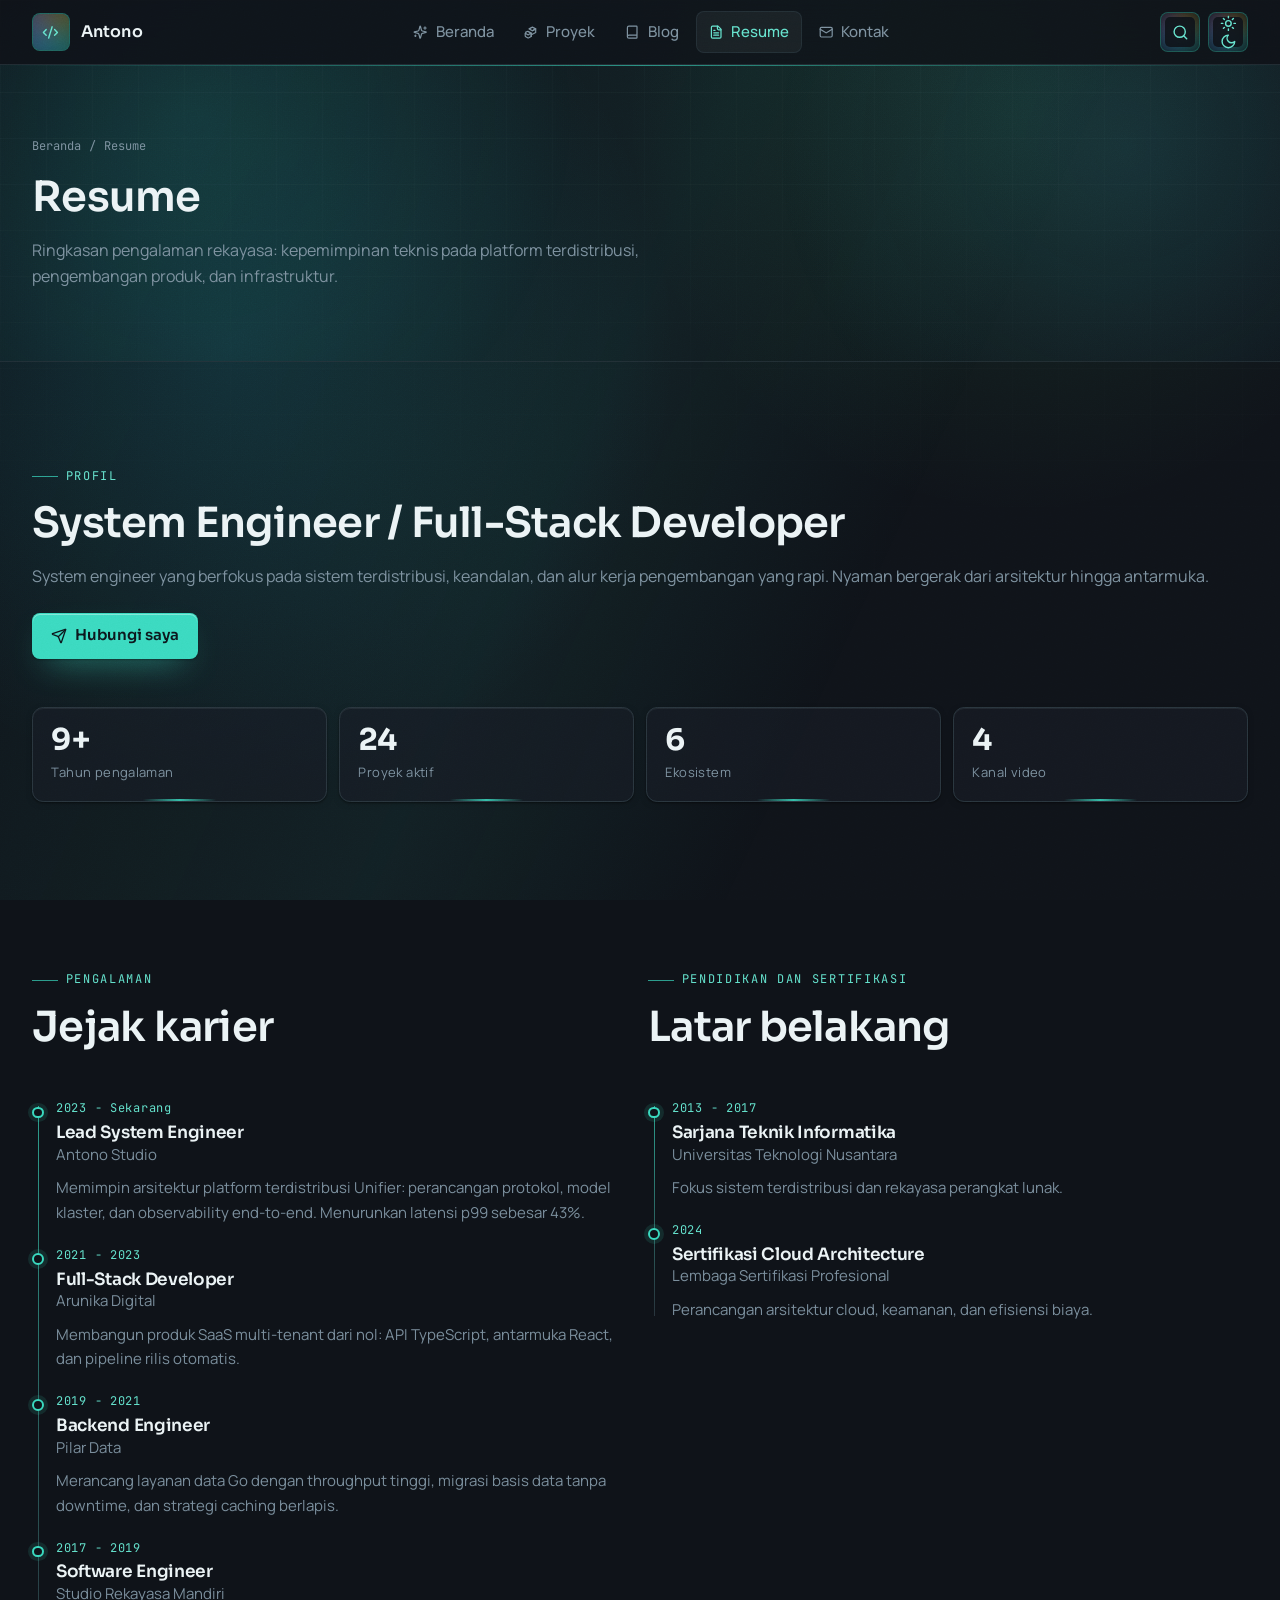
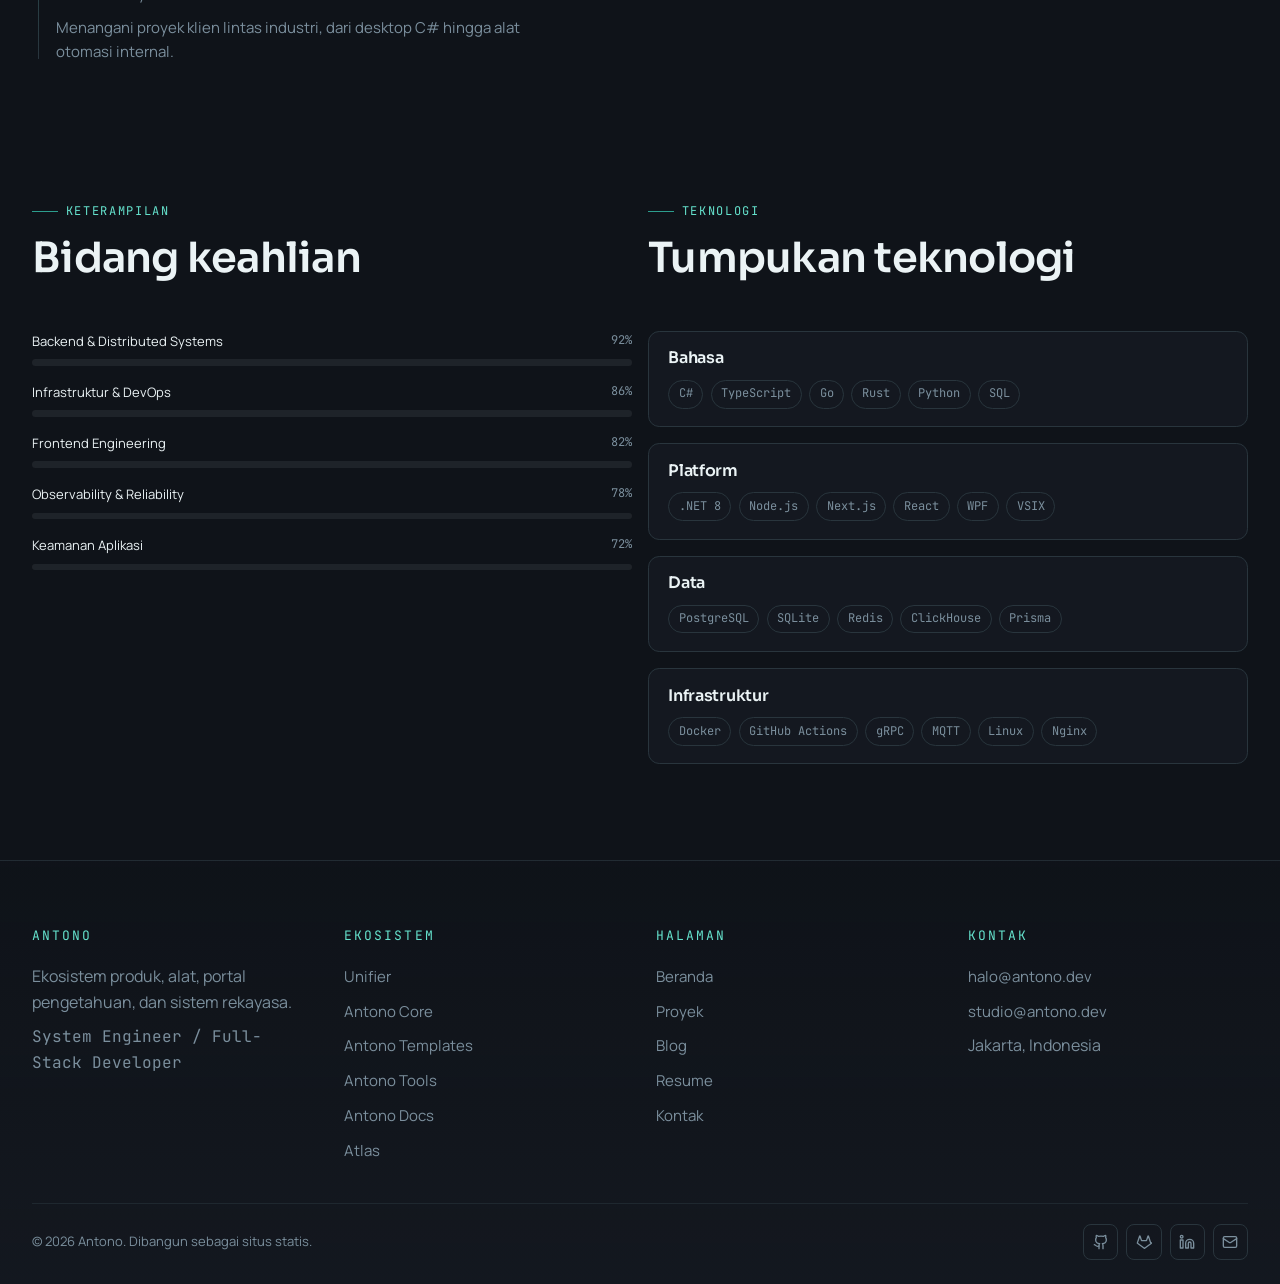
<file: resume.html>
<!DOCTYPE html>
<html lang="id" data-theme="dark">
<head>
<meta charset="utf-8">
<meta name="viewport" content="width=device-width, initial-scale=1">
<title>Resume - Antono</title>
<meta name="description" content="Pengalaman, keterampilan, teknologi, dan pendidikan. Resume ringkas seorang system engineer dan full-stack developer.">
<meta name="robots" content="index, follow, max-image-preview:large">
<meta name="author" content="Antono">
<meta name="theme-color" content="#0f131a">
<meta name="generator" content="Antono static builder">
<link rel="canonical" href="https://antono4.github.io/AntonoProfile/resume.html">
<link rel="icon" href="data:image/svg+xml,%3Csvg xmlns='http://www.w3.org/2000/svg' viewBox='0 0 32 32'%3E%3Crect width='32' height='32' rx='7' fill='%230b1116'/%3E%3Cpath d='M10 22V10l12 12V10' stroke='%232dd4bf' stroke-width='3' fill='none' stroke-linecap='round'/%3E%3C/svg%3E">
<link rel="apple-touch-icon" href="assets/img/apple-touch-icon.png">
<link rel="manifest" href="manifest.webmanifest">
<meta property="og:type" content="website">
<meta property="og:site_name" content="Antono">
<meta property="og:locale" content="id_ID">
<meta property="og:title" content="Resume - Antono">
<meta property="og:description" content="Pengalaman, keterampilan, teknologi, dan pendidikan. Resume ringkas seorang system engineer dan full-stack developer.">
<meta property="og:url" content="https://antono4.github.io/AntonoProfile/resume.html">
<meta property="og:image" content="https://antono4.github.io/AntonoProfile/assets/img/og-cover.png">
<meta property="og:image:width" content="1200">
<meta property="og:image:height" content="630">
<meta property="og:image:alt" content="Antono - Ekosistem teknologi personal">
<meta name="twitter:card" content="summary_large_image">
<meta name="twitter:title" content="Resume - Antono">
<meta name="twitter:description" content="Pengalaman, keterampilan, teknologi, dan pendidikan. Resume ringkas seorang system engineer dan full-stack developer.">
<meta name="twitter:image" content="https://antono4.github.io/AntonoProfile/assets/img/og-cover.png">
<link rel="preconnect" href="https://fonts.googleapis.com">
<link rel="preconnect" href="https://fonts.gstatic.com" crossorigin>
<link rel="stylesheet" href="https://fonts.googleapis.com/css2?family=Sora:wght@400;500;600;700&family=Manrope:wght@400;500;600;700&family=JetBrains+Mono:wght@400;500&display=swap">
<link rel="stylesheet" href="assets/css/style.css">
<script type="application/ld+json">{"@context":"https://schema.org","@graph":[{"@type":"WebSite","@id":"https://antono4.github.io/AntonoProfile/#website","url":"https://antono4.github.io/AntonoProfile/","name":"Antono","description":"Ekosistem teknologi personal","inLanguage":"id-ID","publisher":{"@id":"https://antono4.github.io/AntonoProfile/#person"}},{"@type":"Person","@id":"https://antono4.github.io/AntonoProfile/#person","name":"Antono","url":"https://antono4.github.io/AntonoProfile/","jobTitle":"System Engineer / Full-Stack Developer","image":"https://antono4.github.io/AntonoProfile/assets/img/avatar.jpg","address":{"@type":"PostalAddress","addressLocality":"Jakarta, Indonesia"},"sameAs":["https://github.com/antono4"]},{"@type":"WebPage","@id":"https://antono4.github.io/AntonoProfile/resume.html","url":"https://antono4.github.io/AntonoProfile/resume.html","name":"Resume - Antono","description":"Pengalaman, keterampilan, teknologi, dan pendidikan. Resume ringkas seorang system engineer dan full-stack developer.","isPartOf":{"@id":"https://antono4.github.io/AntonoProfile/#website"},"inLanguage":"id-ID"}]}</script>
</head>
<body>
<a class="sr-only" href="#main">Lewati ke konten utama</a>
<div class="atmosphere" aria-hidden="true"></div>
<div class="grain" aria-hidden="true"></div>
<div class="page">
<header class="site-header">
  <div class="shell site-header__inner">
    <a class="brand" href="index.html">
      <span class="brand__mark"><svg viewBox="0 0 24 24" fill="none" stroke="currentColor" stroke-width="2" stroke-linecap="round" stroke-linejoin="round" aria-hidden="true"><path d="m18 16 4-4-4-4"/><path d="m6 8-4 4 4 4"/><path d="m14.5 4-5 16"/></svg></span>
      <span class="brand__name">Antono</span>
    </a>
    <nav class="nav" id="primary-nav" data-open="false" aria-label="Navigasi utama">
      <a class="nav__link" href="index.html"><svg viewBox="0 0 24 24" fill="none" stroke="currentColor" stroke-width="2" stroke-linecap="round" stroke-linejoin="round" aria-hidden="true"><path d="M9.937 15.5A2 2 0 0 0 8.5 14.063l-6.135-1.582a.5.5 0 0 1 0-.962L8.5 9.936A2 2 0 0 0 9.937 8.5l1.582-6.135a.5.5 0 0 1 .963 0L14.063 8.5A2 2 0 0 0 15.5 9.937l6.135 1.581a.5.5 0 0 1 0 .964L15.5 14.063a2 2 0 0 0-1.437 1.437l-1.582 6.135a.5.5 0 0 1-.963 0Z"/><path d="M20 3v4M22 5h-4M4 17v2M5 18H3"/></svg><span>Beranda</span></a>
      <a class="nav__link" href="projects.html"><svg viewBox="0 0 24 24" fill="none" stroke="currentColor" stroke-width="2" stroke-linecap="round" stroke-linejoin="round" aria-hidden="true"><path d="M2.97 12.92A2 2 0 0 0 2 14.63v3.24a2 2 0 0 0 .97 1.71l3 1.8a2 2 0 0 0 2.06 0L12 19v-5.5l-5.5-3-3.53 1.42Z"/><path d="m7 16.5-4.74-2.85M12 13.5l-4.74 2.85M12 13.5V19"/><path d="M14 3.5 8.5 6.5 14 9.5l5.5-3L14 3.5Z"/><path d="m14 9.5 5.5-3v6l-5.5 3-5.5-3"/></svg><span>Proyek</span></a>
      <a class="nav__link" href="blog.html"><svg viewBox="0 0 24 24" fill="none" stroke="currentColor" stroke-width="2" stroke-linecap="round" stroke-linejoin="round" aria-hidden="true"><path d="M4 19.5v-15A2.5 2.5 0 0 1 6.5 2H19a1 1 0 0 1 1 1v18a1 1 0 0 1-1 1H6.5a1 1 0 0 1 0-5H20"/></svg><span>Blog</span></a>
      <a class="nav__link" href="resume.html" aria-current="page"><svg viewBox="0 0 24 24" fill="none" stroke="currentColor" stroke-width="2" stroke-linecap="round" stroke-linejoin="round" aria-hidden="true"><path d="M15 2H6a2 2 0 0 0-2 2v16a2 2 0 0 0 2 2h12a2 2 0 0 0 2-2V7Z"/><path d="M14 2v4a2 2 0 0 0 2 2h4"/><path d="M10 9H8M16 13H8M16 17H8"/></svg><span>Resume</span></a>
      <a class="nav__link" href="contacts.html"><svg viewBox="0 0 24 24" fill="none" stroke="currentColor" stroke-width="2" stroke-linecap="round" stroke-linejoin="round" aria-hidden="true"><rect width="20" height="16" x="2" y="4" rx="2"/><path d="m22 7-8.97 5.7a1.94 1.94 0 0 1-2.06 0L2 7"/></svg><span>Kontak</span></a>
    </nav>
    <div class="header-tools">
      <button class="icon-btn" type="button" data-search-open aria-label="Buka pencarian" title="Pencarian (Ctrl+K)"><svg viewBox="0 0 24 24" fill="none" stroke="currentColor" stroke-width="2" stroke-linecap="round" stroke-linejoin="round" aria-hidden="true"><circle cx="11" cy="11" r="8"/><path d="m21 21-4.3-4.3"/></svg></button>
      <button class="icon-btn" type="button" data-theme-toggle aria-label="Aktifkan tema terang" title="Ganti tema"><svg class="theme-icon-light" viewBox="0 0 24 24" fill="none" stroke="currentColor" stroke-width="2" stroke-linecap="round" stroke-linejoin="round" aria-hidden="true"><circle cx="12" cy="12" r="4"/><path d="M12 2v2M12 20v2M4.9 4.9l1.4 1.4M17.7 17.7l1.4 1.4M2 12h2M20 12h2M6.3 17.7l-1.4 1.4M19.1 4.9l-1.4 1.4"/></svg><svg class="theme-icon-dark" viewBox="0 0 24 24" fill="none" stroke="currentColor" stroke-width="2" stroke-linecap="round" stroke-linejoin="round" aria-hidden="true"><path d="M12 3a6 6 0 0 0 9 9 9 9 0 1 1-9-9Z"/></svg></button>
      <button class="icon-btn nav-toggle" type="button" data-nav-toggle aria-label="Buka menu" aria-expanded="false" aria-controls="primary-nav"><svg viewBox="0 0 24 24" fill="none" stroke="currentColor" stroke-width="2" stroke-linecap="round" stroke-linejoin="round" aria-hidden="true"><path d="M4 6h16M4 12h16M4 18h16"/></svg></button>
    </div>
  </div>
</header>
<section class="page-hero">
  <div class="hero__halo" aria-hidden="true"></div>
  <div class="hero__topline" aria-hidden="true"></div>
  <div class="shell page-hero__inner">
    <nav class="crumbs" aria-label="Remah">
      <a href="index.html">Beranda</a><span aria-hidden="true">/</span><span>Resume</span>
    </nav>
    <h1>Resume</h1>
    <p>Ringkasan pengalaman rekayasa: kepemimpinan teknis pada platform terdistribusi, pengembangan produk, dan infrastruktur.</p>
  </div>
</section>
<main id="main">
<section class="section">
  <div class="shell">
    <div class="section__head section__head--row" data-reveal>
      <div>
        <p class="eyebrow">Profil</p>
        <h2 class="section__title">System Engineer / Full-Stack Developer</h2>
        <p class="section__lede">System engineer yang berfokus pada sistem terdistribusi, keandalan, dan alur kerja pengembangan yang rapi. Nyaman bergerak dari arsitektur hingga antarmuka.</p>
      </div>
      <a class="btn btn--primary" href="mailto:halo@antono.dev"><svg viewBox="0 0 24 24" fill="none" stroke="currentColor" stroke-width="2" stroke-linecap="round" stroke-linejoin="round" aria-hidden="true"><path d="M14.536 21.686a.5.5 0 0 0 .937-.024l6.5-19a.496.496 0 0 0-.635-.635l-19 6.5a.5.5 0 0 0-.024.937l7.93 3.18a2 2 0 0 1 1.112 1.11l3.18 7.93Z"/><path d="m21.854 2.147-10.94 10.939"/></svg>Hubungi saya</a>
    </div>
    <div class="stats">
      <div class="stat"><p class="stat__value"><span data-count-to="9">0</span>+</p><p class="stat__label">Tahun pengalaman</p></div>
      <div class="stat"><p class="stat__value"><span data-count-to="24">0</span></p><p class="stat__label">Proyek aktif</p></div>
      <div class="stat"><p class="stat__value"><span data-count-to="6">0</span></p><p class="stat__label">Ekosistem</p></div>
      <div class="stat"><p class="stat__value"><span data-count-to="4">0</span></p><p class="stat__label">Kanal video</p></div>
    </div>
  </div>
</section>
<section class="section section--tight">
  <div class="shell grid grid--2">
    <div>
      <div class="section__head" data-reveal>
        <p class="eyebrow">Pengalaman</p>
        <h2 class="section__title">Jejak karier</h2>
      </div>
      <div class="timeline"><article class="timeline__item" data-reveal>
  <p class="timeline__period">2023 - Sekarang</p>
  <h3 class="timeline__role">Lead System Engineer</h3>
  <p class="timeline__org">Antono Studio</p>
  <p class="timeline__desc">Memimpin arsitektur platform terdistribusi Unifier: perancangan protokol, model klaster, dan observability end-to-end. Menurunkan latensi p99 sebesar 43%.</p>
</article><article class="timeline__item" data-reveal>
  <p class="timeline__period">2021 - 2023</p>
  <h3 class="timeline__role">Full-Stack Developer</h3>
  <p class="timeline__org">Arunika Digital</p>
  <p class="timeline__desc">Membangun produk SaaS multi-tenant dari nol: API TypeScript, antarmuka React, dan pipeline rilis otomatis.</p>
</article><article class="timeline__item" data-reveal>
  <p class="timeline__period">2019 - 2021</p>
  <h3 class="timeline__role">Backend Engineer</h3>
  <p class="timeline__org">Pilar Data</p>
  <p class="timeline__desc">Merancang layanan data Go dengan throughput tinggi, migrasi basis data tanpa downtime, dan strategi caching berlapis.</p>
</article><article class="timeline__item" data-reveal>
  <p class="timeline__period">2017 - 2019</p>
  <h3 class="timeline__role">Software Engineer</h3>
  <p class="timeline__org">Studio Rekayasa Mandiri</p>
  <p class="timeline__desc">Menangani proyek klien lintas industri, dari desktop C# hingga alat otomasi internal.</p>
</article></div>
    </div>
    <div>
      <div class="section__head" data-reveal>
        <p class="eyebrow">Pendidikan dan sertifikasi</p>
        <h2 class="section__title">Latar belakang</h2>
      </div>
      <div class="timeline"><article class="timeline__item" data-reveal>
  <p class="timeline__period">2013 - 2017</p>
  <h3 class="timeline__role">Sarjana Teknik Informatika</h3>
  <p class="timeline__org">Universitas Teknologi Nusantara</p>
  <p class="timeline__desc">Fokus sistem terdistribusi dan rekayasa perangkat lunak.</p>
</article><article class="timeline__item" data-reveal>
  <p class="timeline__period">2024</p>
  <h3 class="timeline__role">Sertifikasi Cloud Architecture</h3>
  <p class="timeline__org">Lembaga Sertifikasi Profesional</p>
  <p class="timeline__desc">Perancangan arsitektur cloud, keamanan, dan efisiensi biaya.</p>
</article></div>
    </div>
  </div>
</section>
<section class="section section--tight">
  <div class="shell grid grid--2">
    <div>
      <div class="section__head" data-reveal>
        <p class="eyebrow">Keterampilan</p>
        <h2 class="section__title">Bidang keahlian</h2>
      </div>
      <div class="skill-list"><div data-reveal>
  <div class="skill__head"><span>Backend &amp; Distributed Systems</span><span>92%</span></div>
  <div class="skill__bar"><span class="skill__fill" style="--level: 0.94"></span></div>
</div><div data-reveal>
  <div class="skill__head"><span>Infrastruktur &amp; DevOps</span><span>86%</span></div>
  <div class="skill__bar"><span class="skill__fill" style="--level: 0.86"></span></div>
</div><div data-reveal>
  <div class="skill__head"><span>Frontend Engineering</span><span>82%</span></div>
  <div class="skill__bar"><span class="skill__fill" style="--level: 0.82"></span></div>
</div><div data-reveal>
  <div class="skill__head"><span>Observability &amp; Reliability</span><span>78%</span></div>
  <div class="skill__bar"><span class="skill__fill" style="--level: 0.78"></span></div>
</div><div data-reveal>
  <div class="skill__head"><span>Keamanan Aplikasi</span><span>72%</span></div>
  <div class="skill__bar"><span class="skill__fill" style="--level: 0.72"></span></div>
</div></div>
    </div>
    <div>
      <div class="section__head" data-reveal>
        <p class="eyebrow">Teknologi</p>
        <h2 class="section__title">Tumpukan teknologi</h2>
      </div>
      <div class="stack-groups"><div class="stack-group" data-reveal>
  <h3>Bahasa</h3>
  <ul><li>C#</li><li>TypeScript</li><li>Go</li><li>Rust</li><li>Python</li><li>SQL</li></ul>
</div><div class="stack-group" data-reveal>
  <h3>Platform</h3>
  <ul><li>.NET 8</li><li>Node.js</li><li>Next.js</li><li>React</li><li>WPF</li><li>VSIX</li></ul>
</div><div class="stack-group" data-reveal>
  <h3>Data</h3>
  <ul><li>PostgreSQL</li><li>SQLite</li><li>Redis</li><li>ClickHouse</li><li>Prisma</li></ul>
</div><div class="stack-group" data-reveal>
  <h3>Infrastruktur</h3>
  <ul><li>Docker</li><li>GitHub Actions</li><li>gRPC</li><li>MQTT</li><li>Linux</li><li>Nginx</li></ul>
</div></div>
    </div>
  </div>
</section>
</main>
<div class="dialog" data-search-dialog data-open="false" data-index="[{&quot;title&quot;: &quot;Unifier&quot;, &quot;kind&quot;: &quot;Proyek&quot;, &quot;href&quot;: &quot;projects.html&quot;}, {&quot;title&quot;: &quot;Atlas Learning&quot;, &quot;kind&quot;: &quot;Proyek&quot;, &quot;href&quot;: &quot;projects.html&quot;}, {&quot;title&quot;: &quot;Localization Toolkit&quot;, &quot;kind&quot;: &quot;Proyek&quot;, &quot;href&quot;: &quot;projects.html&quot;}, {&quot;title&quot;: &quot;Knowledge Atlas&quot;, &quot;kind&quot;: &quot;Proyek&quot;, &quot;href&quot;: &quot;projects.html&quot;}, {&quot;title&quot;: &quot;Starter Forge&quot;, &quot;kind&quot;: &quot;Proyek&quot;, &quot;href&quot;: &quot;projects.html&quot;}, {&quot;title&quot;: &quot;Telemetry Bridge&quot;, &quot;kind&quot;: &quot;Proyek&quot;, &quot;href&quot;: &quot;projects.html&quot;}, {&quot;title&quot;: &quot;Vault Audit&quot;, &quot;kind&quot;: &quot;Proyek&quot;, &quot;href&quot;: &quot;projects.html&quot;}, {&quot;title&quot;: &quot;Atlas Bridge&quot;, &quot;kind&quot;: &quot;Proyek&quot;, &quot;href&quot;: &quot;projects.html&quot;}, {&quot;title&quot;: &quot;Production AI Systems 2026: membangun platform RAG + AI Agents yang benar-benar berjalan&quot;, &quot;kind&quot;: &quot;Artikel&quot;, &quot;href&quot;: &quot;blog.html&quot;}, {&quot;title&quot;: &quot;Katalog awal diperluas&quot;, &quot;kind&quot;: &quot;Perubahan&quot;, &quot;href&quot;: &quot;blog.html&quot;}, {&quot;title&quot;: &quot;Proyek awal ditambahkan&quot;, &quot;kind&quot;: &quot;Perubahan&quot;, &quot;href&quot;: &quot;blog.html&quot;}, {&quot;title&quot;: &quot;Peluncuran&quot;, &quot;kind&quot;: &quot;Berita&quot;, &quot;href&quot;: &quot;blog.html&quot;}, {&quot;title&quot;: &quot;Visualisasi suara secara real-time - eksperimen Unifier&quot;, &quot;kind&quot;: &quot;Video&quot;, &quot;href&quot;: &quot;blog.html&quot;}, {&quot;title&quot;: &quot;v1.0.5 - Localization Toolkit&quot;, &quot;kind&quot;: &quot;Rilis&quot;, &quot;href&quot;: &quot;blog.html&quot;}, {&quot;title&quot;: &quot;v1.0.4 - Localization Toolkit&quot;, &quot;kind&quot;: &quot;Rilis&quot;, &quot;href&quot;: &quot;blog.html&quot;}, {&quot;title&quot;: &quot;v1.0.3 - Localization Toolkit&quot;, &quot;kind&quot;: &quot;Rilis&quot;, &quot;href&quot;: &quot;blog.html&quot;}, {&quot;title&quot;: &quot;Mendesain pipeline telemetri yang tahan gangguan&quot;, &quot;kind&quot;: &quot;Catatan&quot;, &quot;href&quot;: &quot;blog.html&quot;}, {&quot;title&quot;: &quot;Unifier&quot;, &quot;kind&quot;: &quot;Ekosistem&quot;, &quot;href&quot;: &quot;index.html#ekosistem&quot;}, {&quot;title&quot;: &quot;Antono Core&quot;, &quot;kind&quot;: &quot;Ekosistem&quot;, &quot;href&quot;: &quot;index.html#ekosistem&quot;}, {&quot;title&quot;: &quot;Antono Templates&quot;, &quot;kind&quot;: &quot;Ekosistem&quot;, &quot;href&quot;: &quot;index.html#ekosistem&quot;}, {&quot;title&quot;: &quot;Antono Tools&quot;, &quot;kind&quot;: &quot;Ekosistem&quot;, &quot;href&quot;: &quot;index.html#ekosistem&quot;}, {&quot;title&quot;: &quot;Antono Docs&quot;, &quot;kind&quot;: &quot;Ekosistem&quot;, &quot;href&quot;: &quot;index.html#ekosistem&quot;}, {&quot;title&quot;: &quot;Atlas&quot;, &quot;kind&quot;: &quot;Ekosistem&quot;, &quot;href&quot;: &quot;index.html#ekosistem&quot;}, {&quot;title&quot;: &quot;Server Lizerium&quot;, &quot;kind&quot;: &quot;Kategori&quot;, &quot;href&quot;: &quot;projects.html&quot;}, {&quot;title&quot;: &quot;Framework Lizerium&quot;, &quot;kind&quot;: &quot;Kategori&quot;, &quot;href&quot;: &quot;projects.html&quot;}, {&quot;title&quot;: &quot;Template Proyek&quot;, &quot;kind&quot;: &quot;Kategori&quot;, &quot;href&quot;: &quot;projects.html&quot;}, {&quot;title&quot;: &quot;Tugas Uji&quot;, &quot;kind&quot;: &quot;Kategori&quot;, &quot;href&quot;: &quot;projects.html&quot;}, {&quot;title&quot;: &quot;Server&quot;, &quot;kind&quot;: &quot;Kategori&quot;, &quot;href&quot;: &quot;projects.html&quot;}, {&quot;title&quot;: &quot;Situs &amp; Portal&quot;, &quot;kind&quot;: &quot;Kategori&quot;, &quot;href&quot;: &quot;projects.html&quot;}, {&quot;title&quot;: &quot;Resume &amp; Pengalaman&quot;, &quot;kind&quot;: &quot;Halaman&quot;, &quot;href&quot;: &quot;resume.html&quot;}, {&quot;title&quot;: &quot;Kontak&quot;, &quot;kind&quot;: &quot;Halaman&quot;, &quot;href&quot;: &quot;contacts.html&quot;}]" role="dialog" aria-modal="true" aria-label="Pencarian situs">
  <div class="dialog__panel">
    <div class="dialog__input-row">
      <svg viewBox="0 0 24 24" fill="none" stroke="currentColor" stroke-width="2" stroke-linecap="round" stroke-linejoin="round" aria-hidden="true"><circle cx="11" cy="11" r="8"/><path d="m21 21-4.3-4.3"/></svg>
      <input type="search" data-search-input placeholder="Cari proyek, catatan, ekosistem..." aria-label="Kata kunci pencarian">
      <kbd class="tag">ESC</kbd>
    </div>
    <div class="dialog__results" data-search-results></div>
  </div>
</div>
<footer class="site-footer">
  <div class="shell">
    <div class="footer__grid">
      <div>
        <p class="footer__title">Antono</p>
        <p class="muted mt-4">Ekosistem produk, alat, portal pengetahuan, dan sistem rekayasa.</p>
        <p class="muted mono mt-2">System Engineer / Full-Stack Developer</p>
      </div>
      <div>
        <p class="footer__title">Ekosistem</p>
        <ul class="footer__list">
          <li><a href="projects.html">Unifier</a></li>
<li><a href="projects.html">Antono Core</a></li>
<li><a href="projects.html">Antono Templates</a></li>
<li><a href="projects.html">Antono Tools</a></li>
<li><a href="projects.html">Antono Docs</a></li>
<li><a href="projects.html">Atlas</a></li>
        </ul>
      </div>
      <div>
        <p class="footer__title">Halaman</p>
        <ul class="footer__list">
          <li><a href="index.html">Beranda</a></li>
<li><a href="projects.html">Proyek</a></li>
<li><a href="blog.html">Blog</a></li>
<li><a href="resume.html">Resume</a></li>
<li><a href="contacts.html">Kontak</a></li>
        </ul>
      </div>
      <div>
        <p class="footer__title">Kontak</p>
        <ul class="footer__list">
          <li><a href="mailto:halo@antono.dev">halo@antono.dev</a></li>
          <li><a href="mailto:studio@antono.dev">studio@antono.dev</a></li>
          <li><span class="muted">Jakarta, Indonesia</span></li>
        </ul>
      </div>
    </div>
    <div class="footer__bottom">
      <p>&copy; 2026 Antono. Dibangun sebagai situs statis.</p>
      <div class="socials">
        <a href="https://github.com" aria-label="GitHub" rel="noopener noreferrer" target="_blank"><svg viewBox="0 0 24 24" fill="none" stroke="currentColor" stroke-width="2" stroke-linecap="round" stroke-linejoin="round" aria-hidden="true"><path d="M15 22v-4a4.8 4.8 0 0 0-1-3.5c3 0 6-2 6-5.5.08-1.25-.27-2.48-1-3.5.28-1.15.28-2.35 0-3.5 0 0-1 0-3 1.5-2.64-.5-5.36-.5-8 0C6 2 5 2 5 2c-.3 1.15-.3 2.35 0 3.5A5.4 5.4 0 0 0 4 9c0 3.5 3 5.5 6 5.5-.39.49-.68 1.05-.85 1.65-.17.6-.22 1.23-.15 1.85v4"/><path d="M9 18c-4.51 2-5-2-7-2"/></svg></a>
<a href="https://gitlab.com" aria-label="GitLab" rel="noopener noreferrer" target="_blank"><svg viewBox="0 0 24 24" fill="none" stroke="currentColor" stroke-width="2" stroke-linecap="round" stroke-linejoin="round" aria-hidden="true"><path d="m22 13.29-3.33-10a.42.42 0 0 0-.14-.18.38.38 0 0 0-.22-.11.39.39 0 0 0-.23.07.42.42 0 0 0-.14.18l-2.26 6.67H8.32L6.1 3.26a.42.42 0 0 0-.14-.18.38.38 0 0 0-.23-.07.39.39 0 0 0-.22.11.42.42 0 0 0-.14.18l-3.33 10a.47.47 0 0 0 .18.55l10.2 7.4a.47.47 0 0 0 .56 0l10.2-7.4a.47.47 0 0 0 .18-.55Z"/></svg></a>
<a href="https://www.linkedin.com" aria-label="LinkedIn" rel="noopener noreferrer" target="_blank"><svg viewBox="0 0 24 24" fill="none" stroke="currentColor" stroke-width="2" stroke-linecap="round" stroke-linejoin="round" aria-hidden="true"><path d="M16 8a6 6 0 0 1 6 6v7h-4v-7a2 2 0 0 0-4 0v7h-4v-7a6 6 0 0 1 6-6Z"/><rect width="4" height="12" x="2" y="9"/><circle cx="4" cy="4" r="2"/></svg></a>
<a href="mailto:halo@antono.dev" aria-label="Email" rel="noopener noreferrer" target="_blank"><svg viewBox="0 0 24 24" fill="none" stroke="currentColor" stroke-width="2" stroke-linecap="round" stroke-linejoin="round" aria-hidden="true"><rect width="20" height="16" x="2" y="4" rx="2"/><path d="m22 7-8.97 5.7a1.94 1.94 0 0 1-2.06 0L2 7"/></svg></a>
      </div>
    </div>
  </div>
</footer>
</div>
<script src="assets/js/main.js" defer></script>
</body>
</html>
</file>
<file: assets/css/style.css>
/* ==========================================================================
   ANTONO - personal technology ecosystem
   Token layer first, components second. Everything themes off [data-theme].
   ========================================================================== */

/* ---------- 1. Tokens ---------- */
:root {
  --background: 218 25% 8%;
  --foreground: 190 32% 94%;
  --border: 205 20% 20%;
  --muted: 205 15% 55%;
  --accent: 170 68% 54%;
  --accent-ink: 170 68% 64%;
  --panel: 218 22% 12%;
  --glow-a: rgba(34, 211, 238, 0.12);
  --glow-b: rgba(74, 222, 128, 0.10);

  /* --- Type scale -----------------------------------------------------------
     One ramp instead of ad-hoc sizes. Steps are named by role, not by number,
     so "this is a label" survives a future resize of the whole ramp. */
  --text-2xs: 0.6875rem;   /* 11px - mono keys, tags, counters */
  --text-xs: 0.75rem;      /* 12px - eyebrows, meta, field labels */
  --text-sm: 0.8125rem;    /* 13px - dense body, card meta */
  --text-base: 0.9375rem;  /* 15px - secondary body copy */
  --text-md: 1rem;         /* 16px - body */
  --text-lg: 1.0625rem;    /* 17px - lede, card titles */
  --text-xl: 1.1875rem;    /* 19px - feature titles */
  --text-2xl: clamp(1.5rem, 2.4vw, 1.875rem);
  --text-3xl: clamp(1.85rem, 4.2vw, 2.6rem);
  --text-display: clamp(2.7rem, 10.5vw, 4.6rem);

  /* Tracking tightens as type grows: large text needs negative tracking to
     look even, small caps-y labels need positive tracking to stay legible. */
  --track-display: -0.03em;
  --track-title: -0.018em;
  --track-body: 0;
  --track-label: 0.14em;
  --track-mono: 0.05em;

  /* --- Space scale: 4px base ---------------------------------------------- */
  --space-1: 0.25rem;
  --space-2: 0.5rem;
  --space-3: 0.75rem;
  --space-4: 1rem;
  --space-5: 1.25rem;
  --space-6: 1.5rem;
  --space-8: 2rem;
  --space-10: 2.5rem;
  --space-12: 3rem;

  --radius: 0.7rem;
  --radius-sm: 0.5rem;
  --radius-lg: 1rem;
  --shell: 80rem;
  --gutter: clamp(1rem, 4vw, 2rem);

  --font-display: "Sora", ui-sans-serif, system-ui, sans-serif;
  --font-body: "Manrope", ui-sans-serif, system-ui, sans-serif;
  --font-mono: "JetBrains Mono", ui-monospace, SFMono-Regular, Menlo, monospace;

  /* --- Depth: three levels, each two shadows (contact + ambient) -----------
     A single hard shadow reads as a flat drop; pairing a tight contact shadow
     with a wide ambient one is what makes a surface look lifted. */
  --shadow-1: 0 1px 2px rgba(0, 0, 0, 0.4), 0 2px 8px -4px rgba(0, 0, 0, 0.5);
  --shadow-2: 0 2px 4px rgba(0, 0, 0, 0.35), 0 12px 32px -16px rgba(0, 0, 0, 0.7);
  --shadow-3: 0 4px 10px rgba(0, 0, 0, 0.4), 0 28px 60px -28px rgba(0, 0, 0, 0.85);
  --shadow-card: var(--shadow-2);
  /* Top-edge light catch: sells a surface as a physical plane facing the light. */
  --inset-hi: inset 0 1px 0 hsl(var(--foreground) / 0.06);

  --ease: cubic-bezier(0.22, 0.8, 0.28, 1);
  --ease-out: cubic-bezier(0.16, 1, 0.3, 1);
  color-scheme: dark;
}

:root[data-theme="light"] {
  --background: 195 45% 96%;
  --foreground: 210 30% 12%;
  --border: 200 24% 78%;
  --muted: 205 15% 40%;
  --accent: 174 68% 38%;
  --accent-ink: 174 74% 25%;
  --panel: 0 0% 100%;
  --glow-a: rgba(20, 184, 166, 0.16);
  --glow-b: rgba(14, 165, 233, 0.12);
  --shadow-1: 0 1px 2px rgba(15, 40, 60, 0.06), 0 2px 8px -4px rgba(15, 40, 60, 0.10);
  --shadow-2: 0 2px 4px rgba(15, 40, 60, 0.05), 0 14px 30px -18px rgba(15, 40, 60, 0.28);
  --shadow-3: 0 4px 10px rgba(15, 40, 60, 0.07), 0 30px 60px -30px rgba(15, 40, 60, 0.32);
  --shadow-card: var(--shadow-2);
  /* On a light canvas the light comes from above too, but a white inset line is
     invisible on white - use a faint shadow-side line instead. */
  --inset-hi: inset 0 1px 0 rgba(255, 255, 255, 0.9);
  color-scheme: light;
}

/* ---------- 2. Base ---------- */
*,
*::before,
*::after { box-sizing: border-box; }

html { scroll-behavior: smooth; -webkit-text-size-adjust: 100%; }

body {
  margin: 0;
  min-height: 100vh;
  overflow-x: hidden;
  background:
    radial-gradient(circle at 18% 12%, var(--glow-a), transparent 28rem),
    radial-gradient(circle at 80% 4%, var(--glow-b), transparent 25rem),
    hsl(var(--background));
  color: hsl(var(--foreground));
  font-family: var(--font-body);
  font-size: var(--text-md);
  line-height: 1.65;
  -webkit-font-smoothing: antialiased;
  -moz-osx-font-smoothing: grayscale;
  text-rendering: optimizeLegibility;
}

h1, h2, h3, h4 { font-family: var(--font-display); font-weight: 600; line-height: 1.15; margin: 0; letter-spacing: var(--track-title); }
p { margin: 0; }
a { color: inherit; text-decoration: none; }
img, svg { display: block; max-width: 100%; }
button { font: inherit; color: inherit; background: none; border: 0; cursor: pointer; }
ul { margin: 0; padding: 0; list-style: none; }

/* Headings are usually short and never want an orphaned last word; long body
   copy reads better without a ragged final line. `pretty` is the stronger hint
   but is not everywhere yet, so both are declared. */
h1, h2, h3 { text-wrap: balance; }
p, li { text-wrap: pretty; }

::selection { background: hsl(var(--accent) / 0.3); color: hsl(var(--foreground)); }

:focus-visible { outline: 2px solid hsl(var(--accent)); outline-offset: 2px; border-radius: 4px; }

/* The header is sticky, so an in-page jump would otherwise land with the
   heading tucked underneath it. Every scroll target claims the header's
   height (plus a little air) as clearance. */
:target,
[id] { scroll-margin-top: 5.5rem; }

/* Briefly flag whichever section was just jumped to, so the jump is legible
   rather than just a silent repositioning. */
@keyframes target-flash {
  from { background-color: hsl(var(--accent) / 0.09); }
  to { background-color: transparent; }
}
:target { animation: target-flash 1.6s var(--ease-out) both; }

.shell { width: 100%; max-width: var(--shell); margin-inline: auto; padding-inline: var(--gutter); }

.sr-only {
  position: absolute; width: 1px; height: 1px; padding: 0; margin: -1px;
  overflow: hidden; clip: rect(0 0 0 0); white-space: nowrap; border: 0;
}

/* ---------- 3. Atmosphere ---------- */
.atmosphere { position: fixed; inset: 0; z-index: 0; pointer-events: none; }

.atmosphere::after {
  content: "";
  position: absolute;
  inset: 0;
  background-image:
    linear-gradient(hsl(var(--foreground) / 0.035) 1px, transparent 0),
    linear-gradient(90deg, hsl(var(--foreground) / 0.025) 1px, transparent 0);
  background-size: 46px 46px;
  -webkit-mask-image: linear-gradient(180deg, rgba(0, 0, 0, 0.85), transparent 72%);
  mask-image: linear-gradient(180deg, rgba(0, 0, 0, 0.85), transparent 72%);
}

.atmosphere::before {
  content: "";
  position: absolute;
  inset: 0;
  background: linear-gradient(115deg, transparent 0, hsl(var(--accent) / 0.07) 46%, transparent 68%);
}

/* Film grain. Flat gradients band badly on cheap panels, and a little noise
   reads as "photographed surface" rather than "CSS gradient". It is a data URI
   so it costs no request, and `mix-blend-mode: overlay` keeps it from washing
   out the type. Kept very low opacity on purpose - it should be felt, not seen. */
.grain {
  position: fixed;
  inset: 0;
  z-index: 2;
  pointer-events: none;
  opacity: 0.16;
  mix-blend-mode: overlay;
  background-image: url("data:image/svg+xml,%3Csvg xmlns='http://www.w3.org/2000/svg' width='140' height='140'%3E%3Cfilter id='n'%3E%3CfeTurbulence type='fractalNoise' baseFrequency='0.85' numOctaves='3' stitchTiles='stitch'/%3E%3CfeColorMatrix type='saturate' values='0'/%3E%3C/filter%3E%3Crect width='140' height='140' filter='url(%23n)'/%3E%3C/svg%3E");
}

@media (prefers-reduced-motion: no-preference) {
  /* A very slow drift keeps the grain from looking like a printed overlay. */
  .grain { animation: grain-shift 8s steps(6) infinite; }
}

@keyframes grain-shift {
  0%, 100% { transform: translate(0, 0); }
  16% { transform: translate(-2%, 1%); }
  33% { transform: translate(1%, -2%); }
  50% { transform: translate(-1%, 2%); }
  66% { transform: translate(2%, 1%); }
  83% { transform: translate(-2%, -1%); }
}

.page { position: relative; z-index: 1; }

/* ---------- 4. Header ---------- */
.site-header {
  position: sticky;
  top: 0;
  z-index: 40;
  border-bottom: 1px solid hsl(var(--border) / 0.7);
  background: hsl(var(--background) / 0.82);
  backdrop-filter: blur(18px) saturate(1.1);
  -webkit-backdrop-filter: blur(18px) saturate(1.1);
}

.site-header__inner {
  display: flex;
  align-items: center;
  justify-content: space-between;
  gap: 0.75rem;
  min-height: 4rem;
  flex-wrap: wrap;
  padding-block: 0.5rem;
}

.brand { display: inline-flex; align-items: center; gap: 0.7rem; min-width: 0; }

.brand__mark {
  position: relative;
  display: grid;
  place-items: center;
  width: 2.35rem;
  height: 2.35rem;
  border: 1px solid hsl(var(--accent) / 0.35);
  border-radius: var(--radius-sm);
  background: hsl(var(--accent) / 0.1);
  color: hsl(var(--accent-ink));
  overflow: hidden;
}

.brand__mark svg { width: 1.05rem; height: 1.05rem; position: relative; z-index: 1; }

.brand__mark::after {
  content: "";
  position: absolute;
  inset: -40%;
  background: conic-gradient(from 120deg, #2dd4bf, #38bdf8, #a78bfa, #f59e0b, #2dd4bf);
  opacity: 0.35;
  filter: blur(12px);
  transition: opacity 0.35s var(--ease);
}

.brand:hover .brand__mark::after { opacity: 0.7; }

.brand__name { font-family: var(--font-display); font-weight: 600; letter-spacing: 0.01em; white-space: nowrap; }
.brand:hover .brand__name { color: hsl(var(--accent-ink)); }

.nav { display: flex; align-items: center; gap: 0.25rem; flex-wrap: wrap; }

.nav__link {
  display: inline-flex;
  align-items: center;
  gap: 0.5rem;
  padding: 0.5rem 0.75rem;
  border: 1px solid transparent;
  border-radius: var(--radius-sm);
  color: hsl(var(--muted));
  font-size: var(--text-base);
  font-weight: 500;
  transition: color 0.2s, background 0.2s, border-color 0.2s;
}

.nav__link svg { width: 0.9rem; height: 0.9rem; }

.nav__link:hover,
.nav__link[aria-current="page"] {
  color: hsl(var(--foreground));
  border-color: hsl(var(--border) / 0.7);
  background: hsl(var(--foreground) / 0.05);
}

.nav__link[aria-current="page"] { color: hsl(var(--accent-ink)); }

.header-tools { display: flex; align-items: center; gap: 0.5rem; }

.icon-btn {
  position: relative;
  display: inline-grid;
  place-items: center;
  width: 2.5rem;
  height: 2.5rem;
  border: 1px solid hsl(var(--accent) / 0.35);
  border-radius: var(--radius-sm);
  background: hsl(var(--background) / 0.7);
  color: hsl(var(--accent-ink));
  overflow: hidden;
  transition: border-color 0.25s, box-shadow 0.25s, background 0.25s;
}

.icon-btn svg { width: 1.05rem; height: 1.05rem; position: relative; z-index: 1; }

.icon-btn::before {
  content: "";
  position: absolute;
  inset: 0;
  background: conic-gradient(from 120deg, #2dd4bf, #38bdf8, #a78bfa, #f59e0b, #2dd4bf);
  opacity: 0.4;
  filter: blur(9px);
  transition: opacity 0.3s;
}

.icon-btn::after {
  content: "";
  position: absolute;
  inset: 4px;
  border-radius: 5px;
  background: hsl(var(--background) / 0.92);
}

.icon-btn:hover { border-color: hsl(var(--accent) / 0.75); box-shadow: 0 0 34px hsl(var(--accent) / 0.22); }
.icon-btn:hover::before { opacity: 0.75; }

.lang-select {
  display: inline-flex;
  align-items: center;
  gap: 0.45rem;
  height: 2.5rem;
  padding-inline: 0.7rem;
  border: 1px solid hsl(var(--border));
  border-radius: var(--radius-sm);
  background: hsl(var(--background) / 0.4);
  color: hsl(var(--muted));
  font-size: var(--text-sm);
  letter-spacing: 0.04em;
}

.nav-toggle { display: none; }

@media (max-width: 900px) {
  .nav-toggle { display: inline-grid; }
  .nav {
    order: 3;
    width: 100%;
    flex-direction: column;
    align-items: stretch;
    gap: 0.15rem;
    max-height: 0;
    overflow: hidden;
    transition: max-height 0.35s var(--ease), padding 0.35s var(--ease);
  }
  .nav[data-open="true"] { max-height: 24rem; padding-block: 0.5rem; }
  .nav__link { justify-content: flex-start; }
  .brand__name { display: none; }
}

/* ---------- 5. Buttons ---------- */
.btn {
  position: relative;
  display: inline-flex;
  align-items: center;
  justify-content: center;
  gap: 0.55rem;
  height: 2.85rem;
  padding-inline: 1.1rem;
  border: 1px solid transparent;
  border-radius: var(--radius-sm);
  font-family: var(--font-display);
  font-size: var(--text-base);
  font-weight: 600;
  overflow: hidden;
  transition: transform 0.2s var(--ease), background 0.25s, border-color 0.25s, box-shadow 0.25s;
}

.btn svg { width: 1rem; height: 1rem; }
.btn:hover { transform: translateY(-2px); }

.btn--primary {
  background: hsl(var(--accent));
  color: hsl(200 40% 8%);
  box-shadow: 0 1px 2px rgba(0, 0, 0, 0.3), 0 14px 34px -16px hsl(var(--accent) / 0.8), inset 0 1px 0 rgba(255, 255, 255, 0.35);
}

.btn--primary:hover { box-shadow: 0 1px 2px rgba(0, 0, 0, 0.3), 0 20px 44px -16px hsl(var(--accent) / 0.95), inset 0 1px 0 rgba(255, 255, 255, 0.45); }

.btn--ghost { border-color: hsl(var(--border)); background: hsl(var(--foreground) / 0.05); color: hsl(var(--foreground)); }
.btn--ghost:hover { background: hsl(var(--foreground) / 0.1); border-color: hsl(var(--accent) / 0.5); }

.btn--quiet {
  border-color: hsl(var(--accent) / 0.3);
  background: linear-gradient(135deg, hsl(var(--accent) / 0.13), hsl(var(--foreground) / 0.03));
  color: hsl(var(--accent-ink));
}

.btn--quiet:hover { border-color: hsl(var(--accent) / 0.65); box-shadow: 0 0 34px hsl(var(--accent) / 0.16); }
.btn--block { width: 100%; }

/* ---------- 6. Hero ---------- */
.hero { position: relative; isolation: isolate; overflow: hidden; border-bottom: 1px solid hsl(var(--border) / 0.7); }

.hero__halo {
  position: absolute;
  inset: 0;
  z-index: 0;
  pointer-events: none;
  background:
    radial-gradient(circle at 15% 18%, rgba(45, 212, 191, 0.12), transparent 24rem),
    radial-gradient(circle at 88% 28%, rgba(56, 189, 248, 0.10), transparent 22rem);
}

.hero__topline {
  position: absolute;
  inset-inline: 0;
  top: 0;
  height: 1px;
  z-index: 0;
  background: linear-gradient(90deg, transparent, hsl(var(--accent) / 0.6), transparent);
}

.hero__plaques { position: absolute; inset: 0; z-index: 1; pointer-events: none; overflow: hidden; }

.plaque {
  position: absolute;
  display: inline-flex;
  align-items: center;
  max-width: min(38rem, 46vw);
  padding: 0.48rem 0.75rem;
  border: 1px solid hsl(var(--accent) / 0.1);
  border-radius: var(--radius-sm);
  background: linear-gradient(135deg, hsl(var(--foreground) / 0.034), hsl(var(--accent) / 0.024)), hsl(var(--background) / 0.14);
  color: hsl(var(--foreground) / 0.18);
  font-family: var(--font-display);
  font-size: var(--text-xs);
  font-weight: 700;
  white-space: nowrap;
  backdrop-filter: blur(10px);
  animation: plaque-drift 42s ease-in-out infinite alternate;
}

.plaque[data-plaque="1"] { top: clamp(4.5rem, 7vw, 6.4rem); left: 5vw; opacity: 0.38; transform: rotate(-3deg); }
.plaque[data-plaque="2"] { top: clamp(6rem, 8.8vw, 8rem); left: 31vw; max-width: min(32rem, 38vw); color: hsl(var(--accent) / 0.2); font-size: var(--text-xs); opacity: 0.26; transform: rotate(-2deg); animation-duration: 56s; }
.plaque[data-plaque="3"] { top: clamp(5rem, 7.4vw, 6.7rem); right: 6vw; max-width: min(30rem, 34vw); opacity: 0.24; transform: rotate(-4deg); animation-duration: 64s; }
.plaque[data-plaque="4"] { right: 24vw; bottom: clamp(5.25rem, 8vw, 7rem); max-width: min(25rem, 30vw); color: hsl(var(--foreground) / 0.13); font-size: var(--text-2xs); opacity: 0.18; transform: rotate(-3deg); animation-duration: 70s; }
.plaque[data-plaque="5"] { bottom: clamp(3rem, 5vw, 4.5rem); left: 8vw; max-width: min(34rem, 42vw); color: hsl(var(--accent) / 0.18); opacity: 0.42; transform: rotate(-3deg); animation-duration: 58s; }
.plaque[data-plaque="6"] { right: 9vw; bottom: clamp(1rem, 2.6vw, 2.3rem); max-width: min(38rem, 48vw); color: hsl(var(--foreground) / 0.16); opacity: 0.34; transform: rotate(-4deg); animation-duration: 66s; }

@keyframes plaque-drift {
  from { translate: 0 0; }
  to { translate: 1.4rem -0.9rem; }
}

.hero__grid {
  position: relative;
  z-index: 2;
  display: grid;
  gap: 2.5rem;
  align-items: center;
  padding-block: clamp(3rem, 8vw, 7rem);
}

@media (min-width: 1024px) {
  .hero__grid { grid-template-columns: minmax(0, 1.08fr) minmax(20rem, 0.92fr); min-height: 40rem; }
}

.hero__copy { position: relative; max-width: 46rem; min-width: 0; }

/* Hero arrival: one orchestrated sequence on load rather than scattered
   micro-animations. Each block starts slightly after the one above it, which
   reads as the page assembling itself. */
@media (prefers-reduced-motion: no-preference) {
  /* No `opacity: 0` on the element itself - the backwards fill from `both`
     already hides it during the delay, so content stays visible if the
     animation never runs. */
  .hero__copy > * {
    animation: hero-rise 0.85s var(--ease-out) both;
  }
  .hero__copy > *:nth-child(1) { animation-delay: 0.05s; }
  .hero__copy > *:nth-child(2) { animation-delay: 0.14s; }
  .hero__copy > *:nth-child(3) { animation-delay: 0.23s; }
  .hero__copy > *:nth-child(4) { animation-delay: 0.32s; }
  .hero__copy > *:nth-child(5) { animation-delay: 0.41s; }
  .hero__copy > *:nth-child(6) { animation-delay: 0.5s; }
}

@keyframes hero-rise {
  from { opacity: 0; transform: translateY(16px); }
  to { opacity: 1; transform: none; }
}

.wordmark {
  font-size: var(--text-display);
  font-weight: 700;
  letter-spacing: var(--track-display);
  line-height: 0.95;
  margin: 0;
  white-space: nowrap;
}

.wordmark__letter {
  position: relative;
  display: inline-block;
  color: transparent;
  background: linear-gradient(135deg, hsl(var(--foreground)) 0, hsl(172 70% 88%) 32%, hsl(172 78% 72%) 52%, hsl(var(--accent)) 76%, hsl(var(--foreground)) 100%);
  background-size: 220% 220%;
  -webkit-background-clip: text;
  background-clip: text;
  filter: drop-shadow(0 0 18px rgba(45, 212, 191, 0.1));
  animation: letter-breathe 7.5s var(--ease) infinite;
}

.wordmark__letter::after {
  content: "";
  position: absolute;
  right: 0.08em; bottom: 0.08em; left: 0.08em;
  height: 0.055em;
  border-radius: 999px;
  background: linear-gradient(90deg, transparent, rgba(45, 212, 191, 0.68), rgba(226, 246, 255, 0.82), transparent);
  filter: blur(0.018em);
  opacity: 0.34;
  transform: scaleX(0.72);
  animation: letter-underline 7.5s var(--ease) infinite;
}

@keyframes letter-breathe {
  0%, 100% { background-position: 0% 50%; }
  50% { background-position: 100% 50%; }
}

@keyframes letter-underline {
  0%, 100% { transform: scaleX(0.72); opacity: 0.34; }
  50% { transform: scaleX(1); opacity: 0.6; }
}

.hero__signal { margin-top: 1.4rem; }

.hero__signal-title {
  display: inline-flex;
  align-items: center;
  gap: 0.6rem;
  color: hsl(var(--foreground) / 0.85);
  font-family: var(--font-display);
  font-size: var(--text-lg);
  font-weight: 600;
}

.signal-dot {
  position: relative;
  flex: 0 0 auto;
  width: 0.62rem;
  height: 0.62rem;
  border-radius: 999px;
  background: hsl(var(--accent));
  box-shadow: 0 0 0 0.35rem hsl(var(--accent) / 0.12), 0 0 24px hsl(var(--accent) / 0.42);
  animation: dot-pulse 2.4s ease-in-out infinite;
}

.signal-dot::after {
  content: "";
  position: absolute;
  inset: -0.48rem;
  border: 1px solid hsl(var(--accent) / 0.35);
  border-radius: inherit;
  animation: dot-ring 2.4s ease-out infinite;
}

@keyframes dot-pulse {
  0%, 100% { box-shadow: 0 0 0 0.35rem hsl(var(--accent) / 0.12), 0 0 24px hsl(var(--accent) / 0.42); }
  50% { box-shadow: 0 0 0 0.55rem hsl(var(--accent) / 0.08), 0 0 34px hsl(var(--accent) / 0.6); }
}

@keyframes dot-ring {
  0% { opacity: 0.8; transform: scale(0.85); }
  100% { opacity: 0; transform: scale(1.45); }
}

.hero__lede { margin-top: 1.1rem; max-width: 34rem; color: hsl(var(--muted)); font-size: var(--text-lg); }
.hero__roles { display: flex; flex-wrap: wrap; gap: 0.5rem; margin-top: 1.4rem; }

.role-chip {
  display: inline-flex;
  align-items: center;
  gap: 0.45rem;
  padding: 0.3rem 0.7rem;
  border: 1px solid hsl(var(--border));
  border-radius: 999px;
  background: hsl(var(--foreground) / 0.04);
  color: hsl(var(--muted));
  font-family: var(--font-mono);
  font-size: var(--text-xs);
  letter-spacing: 0.02em;
}

.role-chip svg { width: 0.85rem; height: 0.85rem; color: hsl(var(--accent-ink)); }
.hero__cta { display: flex; flex-wrap: wrap; gap: 0.75rem; margin-top: 1.9rem; }

.hero__cue {
  display: inline-flex;
  align-items: center;
  min-height: 2.15rem;
  margin-top: 1.6rem;
  padding: 0.42rem 0.9rem;
  border: 1px solid hsl(var(--accent) / 0.28);
  border-radius: 999px;
  background: linear-gradient(135deg, hsl(var(--accent) / 0.13), hsl(var(--foreground) / 0.035)), hsl(var(--background) / 0.56);
  color: hsl(var(--accent-ink));
  font-size: var(--text-sm);
  font-weight: 600;
  backdrop-filter: blur(12px);
  transition: border-color 0.25s, transform 0.25s var(--ease);
}

.hero__cue:hover { border-color: hsl(var(--accent) / 0.7); transform: translateY(2px); }

.hero__panel {
  position: relative;
  display: grid;
  gap: 1rem;
  padding: 1.25rem;
  border: 1px solid hsl(var(--border));
  border-radius: var(--radius-lg);
  background: linear-gradient(160deg, hsl(var(--panel) / 0.9), hsl(var(--background) / 0.75));
  box-shadow: var(--shadow-3), var(--inset-hi);
  overflow: hidden;
}

.hero__panel::before {
  content: "";
  position: absolute;
  inset: -1px;
  border-radius: inherit;
  background: radial-gradient(circle at 20% 0%, hsl(var(--accent) / 0.22), transparent 18rem);
  pointer-events: none;
}

.portrait {
  position: relative;
  display: grid;
  place-items: center;
  aspect-ratio: 4 / 3;
  border: 1px solid hsl(var(--border));
  border-radius: var(--radius);
  background:
    radial-gradient(circle at 30% 20%, hsl(var(--accent) / 0.18), transparent 12rem),
    repeating-linear-gradient(135deg, hsl(var(--foreground) / 0.03) 0 2px, transparent 2px 9px),
    hsl(var(--background) / 0.6);
  overflow: hidden;
}

.portrait__photo {
  position: absolute;
  inset: 0;
  width: 100%;
  height: 100%;
  object-fit: cover;
  object-position: center 22%;
  display: block;
  filter: saturate(0.92) contrast(1.03);
}

.portrait__scan {
  position: absolute;
  inset-inline: 0;
  height: 30%;
  background: linear-gradient(180deg, transparent, hsl(var(--accent) / 0.14), transparent);
  animation: scan 6.5s linear infinite;
}

@keyframes scan {
  0% { translate: 0 -120%; }
  100% { translate: 0 420%; }
}

.panel-rows { display: grid; gap: 0.6rem; }

.panel-row {
  display: flex;
  align-items: baseline;
  justify-content: space-between;
  gap: 1rem;
  padding-bottom: 0.55rem;
  border-bottom: 1px dashed hsl(var(--border) / 0.8);
  font-size: var(--text-base);
}

.panel-row:last-child { border-bottom: 0; padding-bottom: 0; }
.panel-row dt { color: hsl(var(--muted)); font-family: var(--font-mono); font-size: var(--text-xs); letter-spacing: var(--track-mono); text-transform: uppercase; }
.panel-row dd { margin: 0; text-align: right; font-weight: 600; }

/* ---------- 7. Sections ---------- */
.section { padding-block: clamp(3.5rem, 8vw, 6rem); }
.section--tight { padding-block: clamp(2.5rem, 6vw, 4rem); }

.section__head { max-width: 46rem; margin-bottom: clamp(2rem, 4vw, 3rem); }
.section__head--row { display: flex; align-items: flex-end; justify-content: space-between; gap: 1.5rem; max-width: none; flex-wrap: wrap; }

.eyebrow {
  display: inline-flex;
  align-items: center;
  gap: 0.5rem;
  margin-bottom: 0.85rem;
  color: hsl(var(--accent-ink));
  font-family: var(--font-mono);
  font-size: var(--text-xs);
  letter-spacing: var(--track-label);
  text-transform: uppercase;
}

.eyebrow::before { content: ""; width: 1.6rem; height: 1px; background: hsl(var(--accent) / 0.7); }

.section__title { font-size: var(--text-3xl); letter-spacing: var(--track-title); }
.section__lede { margin-top: 0.9rem; color: hsl(var(--muted)); }

/* ---------- 8. Stats ---------- */
.stats { display: grid; grid-template-columns: repeat(auto-fit, minmax(9.5rem, 1fr)); gap: 0.75rem; }

.stat {
  position: relative;
  padding: 1.1rem 1.15rem;
  border: 1px solid hsl(var(--border));
  border-radius: var(--radius);
  background: hsl(var(--panel) / 0.65);
  box-shadow: var(--shadow-1), var(--inset-hi);
  overflow: hidden;
  transition: border-color 0.25s, transform 0.25s var(--ease), box-shadow 0.25s;
}

.stat::after {
  content: "";
  position: absolute;
  inset-inline: 0;
  bottom: 0;
  height: 2px;
  background: linear-gradient(90deg, transparent, hsl(var(--accent) / 0.85), transparent);
  transform: scaleX(0.25);
  transition: transform 0.4s var(--ease);
}

.stat:hover { border-color: hsl(var(--accent) / 0.45); transform: translateY(-3px); box-shadow: var(--shadow-2), var(--inset-hi); }
.stat:hover::after { transform: scaleX(1); }

.stat__value { font-family: var(--font-display); font-size: var(--text-2xl); font-weight: 700; line-height: 1; letter-spacing: var(--track-display); font-variant-numeric: tabular-nums; }
.stat__label { margin-top: 0.4rem; color: hsl(var(--muted)); font-size: var(--text-sm); letter-spacing: 0.03em; }

/* ---------- 9. Cards ---------- */
.grid { display: grid; gap: 1rem; }
.grid--2 { grid-template-columns: repeat(auto-fit, minmax(min(20rem, 100%), 1fr)); }
.grid--3 { grid-template-columns: repeat(auto-fit, minmax(min(17rem, 100%), 1fr)); }
.grid--4 { grid-template-columns: repeat(auto-fit, minmax(min(13rem, 100%), 1fr)); }

.card {
  position: relative;
  display: flex;
  flex-direction: column;
  padding: 1.4rem;
  border: 1px solid hsl(var(--border));
  border-radius: var(--radius);
  background: hsl(var(--panel) / 0.7);
  box-shadow: var(--shadow-card), var(--inset-hi);
  overflow: hidden;
  transition: transform 0.3s var(--ease), border-color 0.3s, background 0.3s, box-shadow 0.3s;
}

.card::before {
  content: "";
  position: absolute;
  inset: -1px;
  z-index: 0;
  border-radius: inherit;
  background: radial-gradient(circle at var(--mx, 50%) var(--my, 0%), hsl(var(--accent) / 0.22), transparent 12rem),
    linear-gradient(120deg, transparent, hsl(var(--foreground) / 0.05), transparent);
  opacity: 0;
  transition: opacity 0.28s;
  pointer-events: none;
}

.card:hover {
  transform: translateY(-4px);
  border-color: hsl(var(--accent) / 0.5);
  box-shadow: var(--shadow-3), var(--inset-hi), 0 0 0 1px hsl(var(--accent) / 0.12);
}
.card:hover::before { opacity: 1; }
.card > * { position: relative; z-index: 1; }

.card__top { display: flex; align-items: center; justify-content: space-between; gap: 1rem; margin-bottom: 1rem; }

.card__icon {
  display: grid;
  place-items: center;
  width: 2.6rem;
  height: 2.6rem;
  flex: 0 0 auto;
  border: 1px solid hsl(var(--accent) / 0.3);
  border-radius: var(--radius-sm);
  background: hsl(var(--accent) / 0.1);
  color: hsl(var(--accent-ink));
}

.card__icon svg { width: 1.15rem; height: 1.15rem; }

.tag {
  display: inline-flex;
  align-items: center;
  padding: 0.2rem 0.55rem;
  border: 1px solid hsl(var(--border));
  border-radius: 999px;
  background: hsl(var(--foreground) / 0.04);
  color: hsl(var(--muted));
  font-family: var(--font-mono);
  font-size: var(--text-2xs);
  letter-spacing: 0.06em;
  text-transform: uppercase;
}

.tag--accent { border-color: hsl(var(--accent) / 0.4); background: hsl(var(--accent) / 0.1); color: hsl(var(--accent-ink)); }

.card__title { font-size: var(--text-xl); }
.card__slug { margin-top: 0.3rem; color: hsl(var(--muted)); font-family: var(--font-mono); font-size: var(--text-xs); }
.card__text { margin-top: 0.7rem; color: hsl(var(--muted)); font-size: var(--text-base); }

.card__meta {
  display: flex;
  flex-wrap: wrap;
  gap: 0.4rem 0.9rem;
  margin-top: 1.1rem;
  padding-top: 0.9rem;
  border-top: 1px solid hsl(var(--border) / 0.7);
  color: hsl(var(--muted));
  font-family: var(--font-mono);
  font-size: var(--text-2xs);
  letter-spacing: 0.04em;
}

.card__meta b { color: hsl(var(--accent-ink)); font-weight: 600; }

.card__link {
  display: inline-flex;
  align-items: center;
  gap: 0.4rem;
  margin-top: auto;
  padding-top: 1.1rem;
  color: hsl(var(--accent-ink));
  font-family: var(--font-display);
  font-size: var(--text-sm);
  font-weight: 600;
}

.card__link svg { width: 0.9rem; height: 0.9rem; transition: transform 0.25s var(--ease); }
.card:hover .card__link svg { transform: translateX(4px); }

.cat-card {
  display: flex;
  flex-direction: column;
  gap: 0.35rem;
  padding: 1.05rem 1.15rem;
  border: 1px solid hsl(var(--border));
  border-radius: var(--radius);
  background: linear-gradient(160deg, hsl(var(--panel) / 0.75), hsl(var(--background) / 0.6));
  transition: transform 0.25s var(--ease), border-color 0.25s;
}

.cat-card:hover { transform: translateY(-3px); border-color: hsl(var(--accent) / 0.5); }
.cat-card__key { color: hsl(var(--accent-ink)); font-family: var(--font-mono); font-size: var(--text-2xs); letter-spacing: 0.08em; }
.cat-card__title { font-size: var(--text-md); }
.cat-card__count { color: hsl(var(--muted)); font-size: var(--text-sm); }

/* ---------- 10. Feed ---------- */
.feed { display: grid; gap: 0.85rem; }

.feed-item {
  position: relative;
  display: grid;
  grid-template-columns: 8.5rem minmax(0, 1fr);
  gap: 1.25rem;
  padding: 1.15rem 1.25rem;
  border: 1px solid hsl(var(--border));
  border-radius: var(--radius);
  background: hsl(var(--panel) / 0.6);
  box-shadow: var(--shadow-1);
  transition: border-color 0.25s, transform 0.25s var(--ease), background 0.25s, box-shadow 0.25s;
}

.feed-item:hover { border-color: hsl(var(--accent) / 0.5); transform: translateX(4px); background: hsl(var(--panel) / 0.85); box-shadow: var(--shadow-2); }

.feed-item__date { color: hsl(var(--muted)); font-family: var(--font-mono); font-size: var(--text-xs); letter-spacing: 0.04em; }
.feed-item__body { min-width: 0; }
.feed-item__title { font-size: var(--text-lg); }
.feed-item__text { margin-top: 0.45rem; color: hsl(var(--muted)); font-size: var(--text-base); }
.feed-item__tags { display: flex; flex-wrap: wrap; gap: 0.4rem; margin-top: 0.75rem; }

@media (max-width: 640px) {
  .feed-item { grid-template-columns: 1fr; gap: 0.6rem; }
}

/* ---------- 11. Footer ---------- */
.site-footer {
  position: relative;
  margin-top: 2rem;
  padding-block: clamp(2.5rem, 6vw, 4rem) 1.5rem;
  border-top: 1px solid hsl(var(--border) / 0.7);
  background: linear-gradient(180deg, hsl(var(--background) / 0.4), hsl(var(--panel) / 0.55));
}

.footer__grid { display: grid; gap: 2rem; grid-template-columns: repeat(auto-fit, minmax(14rem, 1fr)); }
.footer__title { font-size: var(--text-sm); font-family: var(--font-mono); letter-spacing: 0.16em; text-transform: uppercase; color: hsl(var(--accent-ink)); }
.footer__list { display: grid; gap: 0.5rem; margin-top: 1rem; }
.footer__list a { color: hsl(var(--muted)); font-size: var(--text-base); transition: color 0.2s; }
.footer__list a:hover { color: hsl(var(--foreground)); }

.footer__bottom {
  display: flex;
  flex-wrap: wrap;
  gap: 0.75rem;
  align-items: center;
  justify-content: space-between;
  margin-top: 2.5rem;
  padding-top: 1.25rem;
  border-top: 1px solid hsl(var(--border) / 0.6);
  color: hsl(var(--muted));
  font-size: var(--text-sm);
}

.socials { display: flex; flex-wrap: wrap; gap: 0.5rem; }
.socials a {
  display: grid;
  place-items: center;
  width: 2.2rem;
  height: 2.2rem;
  border: 1px solid hsl(var(--border));
  border-radius: var(--radius-sm);
  color: hsl(var(--muted));
  transition: color 0.2s, border-color 0.2s, transform 0.2s var(--ease);
}

.socials a:hover { color: hsl(var(--accent-ink)); border-color: hsl(var(--accent) / 0.6); transform: translateY(-2px); }
.socials svg { width: 1rem; height: 1rem; }

/* ---------- 12. Page hero ---------- */
.page-hero {
  position: relative;
  overflow: hidden;
  border-bottom: 1px solid hsl(var(--border) / 0.7);
  padding-block: clamp(2.5rem, 6vw, 4.5rem);
}

.page-hero__inner { position: relative; z-index: 1; }
.page-hero h1 { font-size: var(--text-3xl); letter-spacing: var(--track-title); }
.page-hero p { margin-top: 0.9rem; max-width: 42rem; color: hsl(var(--muted)); }

.crumbs { display: flex; align-items: center; gap: 0.5rem; margin-bottom: 1.1rem; color: hsl(var(--muted)); font-family: var(--font-mono); font-size: var(--text-xs); }
.crumbs a:hover { color: hsl(var(--accent-ink)); }

/* ---------- 13. Toolbar ---------- */
.toolbar { display: flex; flex-wrap: wrap; gap: 0.6rem; align-items: center; margin-bottom: 1.75rem; }

.chip {
  padding: 0.42rem 0.85rem;
  border: 1px solid hsl(var(--border));
  border-radius: 999px;
  background: hsl(var(--foreground) / 0.03);
  color: hsl(var(--muted));
  font-size: var(--text-sm);
  transition: all 0.22s;
}

.chip:hover { color: hsl(var(--foreground)); border-color: hsl(var(--accent) / 0.5); }
.chip[aria-pressed="true"] { border-color: hsl(var(--accent) / 0.6); background: hsl(var(--accent) / 0.12); color: hsl(var(--accent-ink)); }

.field {
  display: flex;
  align-items: center;
  gap: 0.55rem;
  flex: 1 1 15rem;
  min-width: 0;
  padding: 0.55rem 0.85rem;
  border: 1px solid hsl(var(--border));
  border-radius: var(--radius-sm);
  background: hsl(var(--background) / 0.6);
  color: hsl(var(--muted));
}

.field svg { width: 1rem; height: 1rem; flex: 0 0 auto; }
.field input { flex: 1; min-width: 0; border: 0; background: none; color: hsl(var(--foreground)); font: inherit; outline: none; }
.field:focus-within { border-color: hsl(var(--accent) / 0.6); }

.empty { padding: 3rem 1.5rem; border: 1px dashed hsl(var(--border)); border-radius: var(--radius); color: hsl(var(--muted)); text-align: center; }

/* ---------- 14. Resume ---------- */
.timeline { position: relative; display: grid; gap: 1.25rem; padding-left: 1.5rem; }
.timeline::before { content: ""; position: absolute; left: 0.35rem; top: 0.4rem; bottom: 0.4rem; width: 1px; background: linear-gradient(180deg, hsl(var(--accent) / 0.7), hsl(var(--border))); }

.timeline__item { position: relative; }
.timeline__item::before {
  content: "";
  position: absolute;
  left: -1.5rem;
  top: 0.45rem;
  width: 0.72rem;
  height: 0.72rem;
  border: 2px solid hsl(var(--accent));
  border-radius: 999px;
  background: hsl(var(--background));
  box-shadow: 0 0 0 0.25rem hsl(var(--accent) / 0.12);
}

.timeline__period { color: hsl(var(--accent-ink)); font-family: var(--font-mono); font-size: var(--text-xs); letter-spacing: 0.06em; }
.timeline__role { margin-top: 0.25rem; font-size: var(--text-lg); }
.timeline__org { color: hsl(var(--muted)); font-size: var(--text-base); }
.timeline__desc { margin-top: 0.55rem; color: hsl(var(--muted)); font-size: var(--text-base); }

.skill-list { display: grid; gap: 1rem; }
.skill__head { display: flex; justify-content: space-between; gap: 1rem; font-size: var(--text-sm); }
.skill__head span:last-child { color: hsl(var(--muted)); font-family: var(--font-mono); font-size: var(--text-xs); }
.skill__bar { margin-top: 0.45rem; height: 0.4rem; border-radius: 999px; background: hsl(var(--foreground) / 0.07); overflow: hidden; }
.skill__fill { height: 100%; border-radius: inherit; background: linear-gradient(90deg, hsl(var(--accent) / 0.55), hsl(var(--accent))); transform-origin: left; transform: scaleX(0); transition: transform 1s var(--ease); }
.is-visible .skill__fill { transform: scaleX(var(--level, 0.5)); }

.stack-groups { display: grid; gap: 1rem; }
.stack-group { padding: 1.1rem 1.2rem; border: 1px solid hsl(var(--border)); border-radius: var(--radius); background: hsl(var(--panel) / 0.6); }
.stack-group h3 { font-size: var(--text-md); }
.stack-group ul { display: flex; flex-wrap: wrap; gap: 0.45rem; margin-top: 0.75rem; }
.stack-group li { padding: 0.22rem 0.6rem; border: 1px solid hsl(var(--border)); border-radius: 999px; color: hsl(var(--muted)); font-family: var(--font-mono); font-size: var(--text-xs); }

/* ---------- 15. Contacts ---------- */
.contact-grid { display: grid; gap: 1rem; grid-template-columns: repeat(auto-fit, minmax(16rem, 1fr)); }

.contact-card {
  display: flex;
  align-items: center;
  gap: 0.9rem;
  padding: 1.05rem 1.15rem;
  border: 1px solid hsl(var(--border));
  border-radius: var(--radius);
  background: hsl(var(--panel) / 0.65);
  transition: transform 0.25s var(--ease), border-color 0.25s;
}

.contact-card:hover { transform: translateY(-3px); border-color: hsl(var(--accent) / 0.5); }
.contact-card__icon { display: grid; place-items: center; width: 2.4rem; height: 2.4rem; flex: 0 0 auto; border: 1px solid hsl(var(--accent) / 0.3); border-radius: var(--radius-sm); background: hsl(var(--accent) / 0.1); color: hsl(var(--accent-ink)); }
.contact-card__icon svg { width: 1.05rem; height: 1.05rem; }
.contact-card__label { color: hsl(var(--muted)); font-family: var(--font-mono); font-size: var(--text-2xs); letter-spacing: 0.1em; text-transform: uppercase; }
.contact-card__value { font-size: var(--text-base); word-break: break-word; }

.form { display: grid; gap: 0.9rem; }
.form label { display: grid; gap: 0.35rem; font-size: var(--text-sm); color: hsl(var(--muted)); }
.form input,
.form textarea {
  padding: 0.7rem 0.85rem;
  border: 1px solid hsl(var(--border));
  border-radius: var(--radius-sm);
  background: hsl(var(--background) / 0.6);
  color: hsl(var(--foreground));
  font: inherit;
  outline: none;
  transition: border-color 0.2s;
}

.form input:focus,
.form textarea:focus { border-color: hsl(var(--accent) / 0.65); }
.form textarea { min-height: 8rem; resize: vertical; }
.form__note { color: hsl(var(--muted)); font-size: var(--text-sm); }

/* ---------- 16. Search dialog ---------- */
.dialog {
  position: fixed;
  inset: 0;
  z-index: 60;
  display: grid;
  align-items: start;
  justify-items: center;
  padding: 12vh 1rem 1rem;
  background: hsl(var(--background) / 0.72);
  backdrop-filter: blur(6px);
  opacity: 0;
  visibility: hidden;
  /* On close, hold `visibility: visible` for the length of the fade so the
     panel animates out; on open (below) flip it with no delay. A plain
     `transition: visibility .25s` would keep it hidden on open, which makes
     the search input unfocusable. */
  transition: opacity 0.25s, visibility 0s 0.25s;
}

.dialog[data-open="true"] {
  opacity: 1;
  visibility: visible;
  transition: opacity 0.25s, visibility 0s;
}

.dialog__panel {
  width: min(40rem, 100%);
  border: 1px solid hsl(var(--border));
  border-radius: var(--radius);
  background: hsl(var(--panel) / 0.98);
  box-shadow: 0 40px 90px -30px rgba(0, 0, 0, 0.85);
  overflow: hidden;
  transform: translateY(-10px) scale(0.98);
  transition: transform 0.28s var(--ease);
}

.dialog[data-open="true"] .dialog__panel { transform: none; }
.dialog__input-row { display: flex; align-items: center; gap: 0.7rem; padding: 0.9rem 1rem; border-bottom: 1px solid hsl(var(--border)); }
.dialog__input-row svg { width: 1.05rem; height: 1.05rem; color: hsl(var(--accent-ink)); }
.dialog__input-row input { flex: 1; border: 0; background: none; color: hsl(var(--foreground)); font: inherit; outline: none; }
.dialog__results { max-height: 22rem; overflow-y: auto; padding: 0.5rem; display: grid; gap: 0.15rem; }

.result {
  display: flex;
  align-items: center;
  gap: 0.75rem;
  padding: 0.6rem 0.75rem;
  border-radius: var(--radius-sm);
  color: hsl(var(--muted));
  font-size: var(--text-base);
}

.result:hover, .result[data-active="true"] { background: hsl(var(--accent) / 0.12); color: hsl(var(--foreground)); }
.result svg { width: 0.95rem; height: 0.95rem; color: hsl(var(--accent-ink)); flex: 0 0 auto; }
.result span { overflow: hidden; text-overflow: ellipsis; white-space: nowrap; }
.result small { margin-left: auto; color: hsl(var(--muted)); font-family: var(--font-mono); font-size: var(--text-2xs); }

/* ---------- 17. Reveal & motion ---------- */
[data-reveal] { opacity: 0; transform: translateY(18px); transition: opacity 0.7s var(--ease), transform 0.7s var(--ease); }
[data-reveal].is-visible { opacity: 1; transform: none; }

@media (prefers-reduced-motion: reduce) {
  *, *::before, *::after { animation-duration: 0.001ms !important; animation-iteration-count: 1 !important; transition-duration: 0.001ms !important; }
  [data-reveal] { opacity: 1; transform: none; }
  .skill__fill { transform: scaleX(var(--level, 0.5)); }
}

/* ---------- 18. Utilities ---------- */
.mt-2 { margin-top: 0.5rem; }
.mt-4 { margin-top: 1rem; }
.mt-6 { margin-top: 1.5rem; }
.mt-8 { margin-top: 2rem; }
.stack-sm { display: grid; gap: 0.5rem; }
.divider { height: 1px; background: hsl(var(--border) / 0.7); border: 0; margin-block: 2.5rem; }
.muted { color: hsl(var(--muted)); }
.mono { font-family: var(--font-mono); }
</file>
